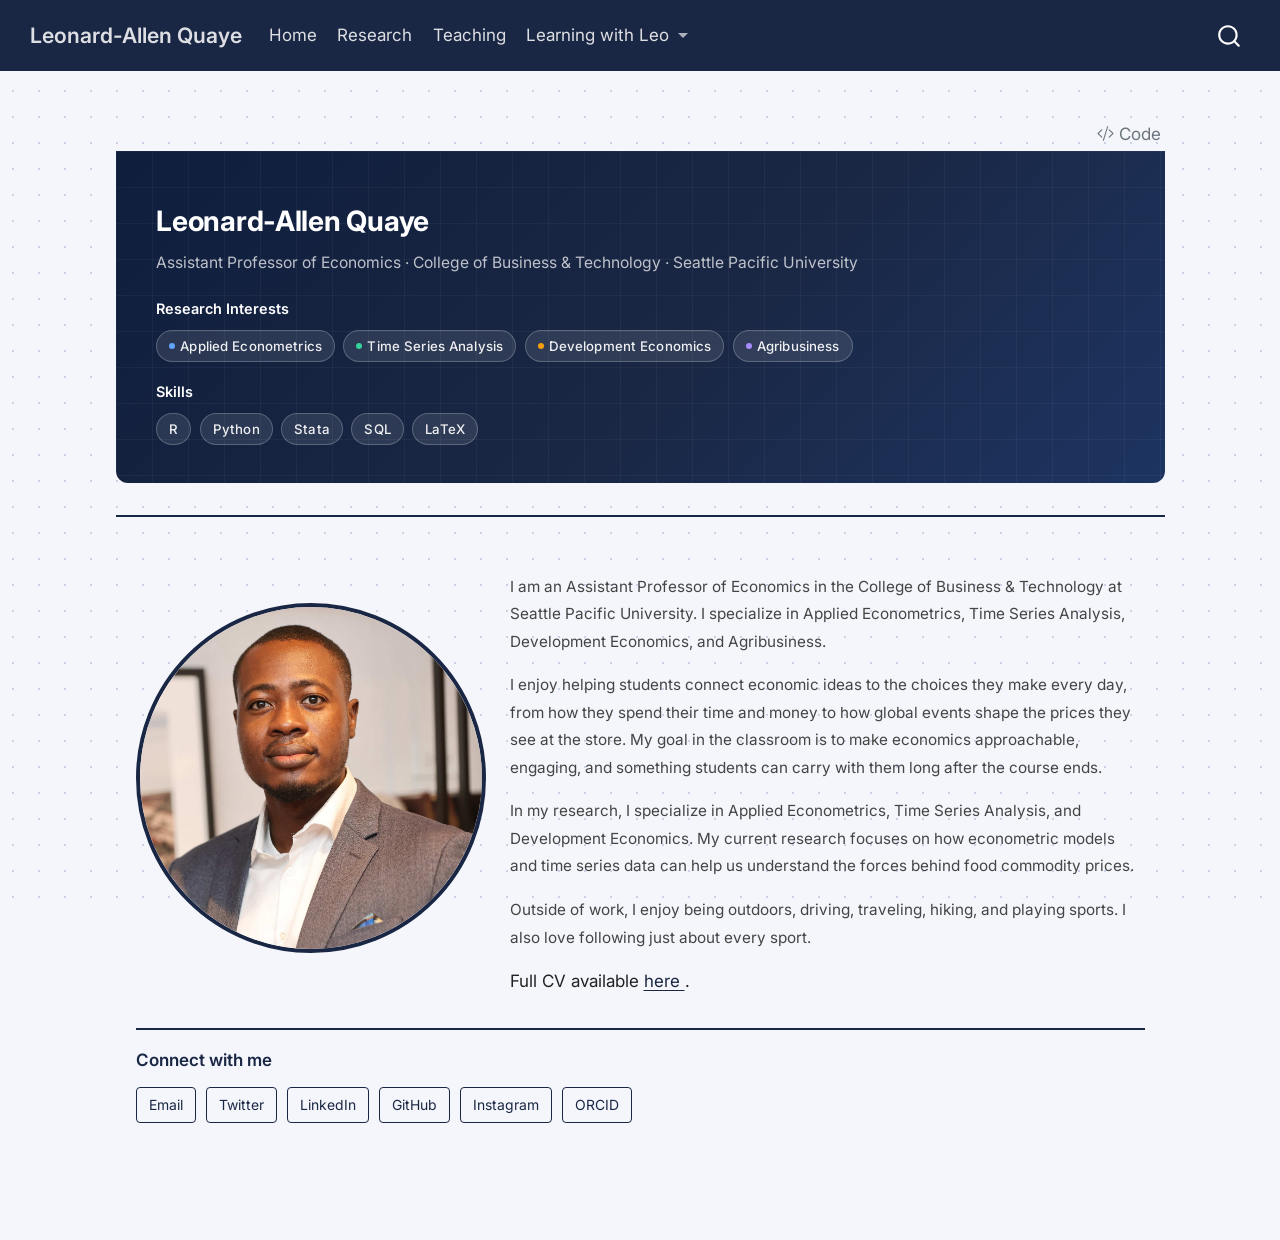
<file: docs/index.html>
<!DOCTYPE html>
<html xmlns="http://www.w3.org/1999/xhtml" lang="en" xml:lang="en"><head>

<meta charset="utf-8">
<meta name="generator" content="quarto-1.9.38">

<meta name="viewport" content="width=device-width, initial-scale=1.0, user-scalable=yes">


<title>Leonard-Allen Quaye</title>
<style>
/* Default styles provided by pandoc.
** See https://pandoc.org/MANUAL.html#variables-for-html for config info.
*/
code{white-space: pre-wrap;}
span.smallcaps{font-variant: small-caps;}
div.columns{display: flex; gap: min(4vw, 1.5em);}
div.column{flex: auto; overflow-x: auto;}
div.hanging-indent{margin-left: 1.5em; text-indent: -1.5em;}
ul.task-list{list-style: none;}
ul.task-list li input[type="checkbox"] {
  width: 0.8em;
  margin: 0 0.8em 0.2em -1em; /* quarto-specific, see https://github.com/quarto-dev/quarto-cli/issues/4556 */ 
  vertical-align: middle;
}
/* CSS for syntax highlighting */
html { -webkit-text-size-adjust: 100%; }
pre > code.sourceCode { white-space: pre; position: relative; }
pre > code.sourceCode > span { display: inline-block; line-height: 1.25; }
pre > code.sourceCode > span:empty { height: 1.2em; }
.sourceCode { overflow: visible; }
code.sourceCode > span { color: inherit; text-decoration: inherit; }
div.sourceCode { margin: 1em 0; }
pre.sourceCode { margin: 0; }
@media screen {
div.sourceCode { overflow: auto; }
}
@media print {
pre > code.sourceCode { white-space: pre-wrap; }
pre > code.sourceCode > span { text-indent: -5em; padding-left: 5em; }
}
pre.numberSource code
  { counter-reset: source-line 0; }
pre.numberSource code > span
  { position: relative; left: -4em; counter-increment: source-line; }
pre.numberSource code > span > a:first-child::before
  { content: counter(source-line);
    position: relative; left: -1em; text-align: right; vertical-align: baseline;
    border: none; display: inline-block;
    -webkit-touch-callout: none; -webkit-user-select: none;
    -khtml-user-select: none; -moz-user-select: none;
    -ms-user-select: none; user-select: none;
    padding: 0 4px; width: 4em;
  }
pre.numberSource { margin-left: 3em;  padding-left: 4px; }
div.sourceCode
  {   }
@media screen {
pre > code.sourceCode > span > a:first-child::before { text-decoration: underline; }
}
</style>


<script src="site_libs/quarto-nav/quarto-nav.js"></script>
<script src="site_libs/quarto-nav/headroom.min.js"></script>
<script src="site_libs/clipboard/clipboard.min.js"></script>
<script src="site_libs/quarto-search/autocomplete.umd.js"></script>
<script src="site_libs/quarto-search/fuse.min.js"></script>
<script src="site_libs/quarto-search/quarto-search.js"></script>
<meta name="quarto:offset" content="./">
<script src="site_libs/quarto-html/quarto.js" type="module"></script>
<script src="site_libs/quarto-html/tabsets/tabsets.js" type="module"></script>
<script src="site_libs/quarto-html/popper.min.js"></script>
<script src="site_libs/quarto-html/tippy.umd.min.js"></script>
<script src="site_libs/quarto-html/anchor.min.js"></script>
<link href="site_libs/quarto-html/tippy.css" rel="stylesheet">
<link href="site_libs/quarto-html/quarto-syntax-highlighting-15634bcf2e68342d4ad2dfa704d543f6.css" rel="stylesheet" id="quarto-text-highlighting-styles">
<script src="site_libs/bootstrap/bootstrap.min.js"></script>
<link href="site_libs/bootstrap/bootstrap-icons.css" rel="stylesheet">
<link href="site_libs/bootstrap/bootstrap-47b13caf589ca35fbf8d9eb3292ab7b1.min.css" rel="stylesheet" append-hash="true" id="quarto-bootstrap" data-mode="light">
<script id="quarto-search-options" type="application/json">{
  "location": "navbar",
  "copy-button": false,
  "collapse-after": 3,
  "panel-placement": "end",
  "type": "overlay",
  "limit": 50,
  "keyboard-shortcut": [
    "f",
    "/",
    "s"
  ],
  "show-item-context": false,
  "language": {
    "search-no-results-text": "No results",
    "search-matching-documents-text": "matching documents",
    "search-copy-link-title": "Copy link to search",
    "search-hide-matches-text": "Hide additional matches",
    "search-more-match-text": "more match in this document",
    "search-more-matches-text": "more matches in this document",
    "search-clear-button-title": "Clear",
    "search-text-placeholder": "",
    "search-detached-cancel-button-title": "Cancel",
    "search-submit-button-title": "Submit",
    "search-label": "Search"
  }
}</script>


</head>

<body class="nav-fixed quarto-light">

<div id="quarto-search-results"></div>
  <header id="quarto-header" class="headroom fixed-top">
    <nav class="navbar navbar-expand-lg " data-bs-theme="dark">
      <div class="navbar-container container-fluid">
      <div class="navbar-brand-container mx-auto">
    <a class="navbar-brand" href="./index.html">
    <span class="navbar-title">Leonard-Allen Quaye</span>
    </a>
  </div>
            <div id="quarto-search" class="" title="Search"></div>
          <button class="navbar-toggler" type="button" data-bs-toggle="collapse" data-bs-target="#navbarCollapse" aria-controls="navbarCollapse" role="menu" aria-expanded="false" aria-label="Toggle navigation" onclick="if (window.quartoToggleHeadroom) { window.quartoToggleHeadroom(); }">
  <span class="navbar-toggler-icon"></span>
</button>
          <div class="collapse navbar-collapse" id="navbarCollapse">
            <ul class="navbar-nav navbar-nav-scroll me-auto">
  <li class="nav-item">
    <a class="nav-link active" href="./index.html" aria-current="page"> 
<span class="menu-text">Home</span></a>
  </li>  
  <li class="nav-item">
    <a class="nav-link" href="./research.html"> 
<span class="menu-text">Research</span></a>
  </li>  
  <li class="nav-item">
    <a class="nav-link" href="./teaching.html"> 
<span class="menu-text">Teaching</span></a>
  </li>  
  <li class="nav-item dropdown ">
    <a class="nav-link dropdown-toggle" href="#" id="nav-menu-learning-with-leo" role="link" data-bs-toggle="dropdown" aria-expanded="false">
 <span class="menu-text">Learning with Leo</span>
    </a>
    <ul class="dropdown-menu" aria-labelledby="nav-menu-learning-with-leo">    
        <li>
    <a class="dropdown-item" href="./causal-modeling.html">
 <span class="dropdown-text">Causal Modeling</span></a>
  </li>  
        <li>
    <a class="dropdown-item" href="./big-data-ml.html">
 <span class="dropdown-text">Big Data &amp; Machine Learning</span></a>
  </li>  
        <li>
    <a class="dropdown-item" href="./time-series.html">
 <span class="dropdown-text">Time Series Forecasting</span></a>
  </li>  
    </ul>
  </li>
</ul>
          </div> <!-- /navcollapse -->
            <div class="quarto-navbar-tools">
</div>
      </div> <!-- /container-fluid -->
    </nav>
</header>
<!-- content -->
<div id="quarto-content" class="quarto-container page-columns page-rows-contents page-layout-full page-navbar">
<!-- sidebar -->
<!-- margin-sidebar -->
    
<!-- main -->
<main class="content column-page" id="quarto-document-content"><header id="title-block-header" class="quarto-title-block"><h1 class="title display-7"></h1></header><div class="quarto-title-block"><div class="quarto-title-tools-only"><button type="button" class="btn code-tools-button" id="quarto-code-tools-source"><i class="bi"></i> Code</button></div></div>




<style>
.profile-section {
  max-width: 1800px;
  margin: 40px auto;
  padding: 0 20px;
}

.profile-layout {
  display: flex;
  gap: 24px;
  align-items: flex-start;
}

.profile-image {
  width: 350px;
  height: 350px;
  margin-top: 30px;
  border-radius: 50%;
  object-fit: cover;
  object-position: center 20%;
  border: 4px solid #1a2744;
  flex-shrink: 0;
  display: block;
}

.profile-text {
  flex: 1;
  min-width: 0;
}


/* On phones, move the picture above the text */
@media (max-width: 600px) {

  .profile-layout {
    flex-direction: column;
    align-items: center;
    gap: 24px;
  }

  .profile-image {
    width: 200px;
    height: 200px;
  }

  .profile-text {
    width: 100%;
  }

}
</style>


<div class="hero-banner">

  <div class="hero-name">
    Leonard-Allen Quaye
  </div>

  <div class="hero-role">
    Assistant Professor of Economics ·
    College of Business &amp; Technology ·
    Seattle Pacific University
  </div>


<div style="margin-top:18px;">

  <div style="font-size:0.85rem; font-weight:600; color:#ffffff; margin-bottom:8px;">
    Research Interests
  </div>
  
<div class="hero-tags">

  <span class="hero-tag">
    <span class="dot" style="background:#60a5fa;"></span>
    Applied Econometrics
  </span>

  <span class="hero-tag">
    <span class="dot" style="background:#34d399;"></span>
    Time Series Analysis
  </span>

  <span class="hero-tag">
    <span class="dot" style="background:#f59e0b;"></span>
    Development Economics
  </span>

  <span class="hero-tag">
    <span class="dot" style="background:#a78bfa;"></span>
    Agribusiness
  </span>

</div>
</div>


<div style="margin-top:18px;">

  <div style="font-size:0.85rem; font-weight:600; color:#ffffff; margin-bottom:8px;">
    Skills
  </div>

  <div class="hero-tags">

    <span class="hero-tag">
      R
    </span>

    <span class="hero-tag">
      Python
    </span>

    <span class="hero-tag">
      Stata
    </span>

    <span class="hero-tag">
      SQL
    </span>

    <span class="hero-tag">
      LaTeX
    </span>

  </div>

</div>


<!--  <span class="hero-tag">
    <a href="mailto:LeoAllen@spu.edu">LeoAllen@spu.edu</a>
    &nbsp;&middot;&nbsp; Seattle Pacific University
  </span>-->
  

</div>


<!-- =========================
     PROFILE SECTION
     ========================= -->
  <div style="margin-top:32px; border-top:2px solid #1a2744; padding-top:16px;">
</div>

<div class="profile-section">

  <div class="profile-layout">

    <img src="profile.jpg" alt="Leonard-Allen Quaye" class="profile-image">

    <div class="profile-text">

      <div style="font-size:0.9rem; color:#444; line-height:1.8; margin-bottom:16px;">
        I am an Assistant Professor of Economics in the College of Business
        &amp; Technology at Seattle Pacific University. I specialize in
        Applied Econometrics, Time Series Analysis, Development Economics,
        and Agribusiness.
      </div>

      <div style="font-size:0.9rem; color:#444; line-height:1.8; margin-bottom:16px;">
        I enjoy helping students connect economic ideas to the choices they
        make every day, from how they spend their time and money to how global
        events shape the prices they see at the store. My goal in the classroom
        is to make economics approachable, engaging, and something students
        can carry with them long after the course ends.
      </div>

      <div style="font-size:0.9rem; color:#444; line-height:1.8; margin-bottom:16px;">
        In my research, I specialize in Applied Econometrics, Time Series
        Analysis, and Development Economics. My current research focuses on
        how econometric models and time series data can help us understand
        the forces behind food commodity prices.
      </div>

      <div style="font-size:0.9rem; color:#444; line-height:1.8; margin-bottom:16px;">
        Outside of work, I enjoy being outdoors, driving, traveling, hiking,
        and playing sports. I also love following just about every sport.
      </div>

      <div>
        Full CV available
        <a href="https://drive.google.com/file/d/1aArGhH-Q_eJu1kGiisBi25a0dQ5PbGLQ/view?usp=drive_link" style="color:#1a2744;" target="_blank" rel="noopener noreferrer">
          here
        </a>.
      </div>

    </div>

  </div>


  <!-- =========================
       CONNECT SECTION
       ========================= -->

  <div style="margin-top:32px; border-top:2px solid #1a2744; padding-top:16px;">

    <div style="font-size:1rem; font-weight:600; color:#1a2744; margin-bottom:12px;">
      Connect with me
    </div>

    <div style="display:flex; gap:10px; flex-wrap:wrap;">

      <a href="mailto:LeoAllen@spu.edu" style="font-size:0.82rem; color:#1a2744; text-decoration:none; border:1px solid #1a2744; padding:5px 12px; border-radius:4px;">
        Email
      </a>

      <a href="https://twitter.com/allenquaye" style="font-size:0.82rem; color:#1a2744; text-decoration:none; border:1px solid #1a2744; padding:5px 12px; border-radius:4px;" target="_blank" rel="noopener noreferrer">
        Twitter
      </a>

      <a href="https://www.linkedin.com/in/leonard-allen-quaye" style="font-size:0.82rem; color:#1a2744; text-decoration:none; border:1px solid #1a2744; padding:5px 12px; border-radius:4px;" target="_blank" rel="noopener noreferrer">
        LinkedIn
      </a>

      <a href="https://github.com/leoallen8" style="font-size:0.82rem; color:#1a2744; text-decoration:none; border:1px solid #1a2744; padding:5px 12px; border-radius:4px;" target="_blank" rel="noopener noreferrer">
        GitHub
      </a>

      <a href="https://www.instagram.com/leoallenard/" style="font-size:0.82rem; color:#1a2744; text-decoration:none; border:1px solid #1a2744; padding:5px 12px; border-radius:4px;" target="_blank" rel="noopener noreferrer">
        Instagram
      </a>

      <a href="https://orcid.org/0009-0005-4305-0598" style="font-size:0.82rem; color:#1a2744; text-decoration:none; border:1px solid #1a2744; padding:5px 12px; border-radius:4px;" target="_blank" rel="noopener noreferrer">
        ORCID
      </a>

    </div>

  </div>

</div>


<!-- -->


</main> <!-- /main -->
<script id="quarto-html-after-body" type="application/javascript">
  window.document.addEventListener("DOMContentLoaded", function (event) {
    const icon = "";
    const anchorJS = new window.AnchorJS();
    anchorJS.options = {
      placement: 'right',
      icon: icon
    };
    anchorJS.add('.anchored');
    const isCodeAnnotation = (el) => {
      for (const clz of el.classList) {
        if (clz.startsWith('code-annotation-')) {                     
          return true;
        }
      }
      return false;
    }
    const onCopySuccess = function(e) {
      // button target
      const button = e.trigger;
      // don't keep focus
      button.blur();
      // flash "checked"
      button.classList.add('code-copy-button-checked');
      var currentTitle = button.getAttribute("title");
      button.setAttribute("title", "Copied!");
      let tooltip;
      if (window.bootstrap) {
        button.setAttribute("data-bs-toggle", "tooltip");
        button.setAttribute("data-bs-placement", "left");
        button.setAttribute("data-bs-title", "Copied!");
        tooltip = new bootstrap.Tooltip(button, 
          { trigger: "manual", 
            customClass: "code-copy-button-tooltip",
            offset: [0, -8]});
        tooltip.show();    
      }
      setTimeout(function() {
        if (tooltip) {
          tooltip.hide();
          button.removeAttribute("data-bs-title");
          button.removeAttribute("data-bs-toggle");
          button.removeAttribute("data-bs-placement");
        }
        button.setAttribute("title", currentTitle);
        button.classList.remove('code-copy-button-checked');
      }, 1000);
      // clear code selection
      e.clearSelection();
    }
    const getTextToCopy = function(trigger) {
      const outerScaffold = trigger.parentElement.cloneNode(true);
      const codeEl = outerScaffold.querySelector('code');
      for (const childEl of codeEl.children) {
        if (isCodeAnnotation(childEl)) {
          childEl.remove();
        }
      }
      return codeEl.innerText;
    }
    const clipboard = new window.ClipboardJS('.code-copy-button:not([data-in-quarto-modal])', {
      text: getTextToCopy
    });
    clipboard.on('success', onCopySuccess);
    if (window.document.getElementById('quarto-embedded-source-code-modal')) {
      const clipboardModal = new window.ClipboardJS('.code-copy-button[data-in-quarto-modal]', {
        text: getTextToCopy,
        container: window.document.getElementById('quarto-embedded-source-code-modal')
      });
      clipboardModal.on('success', onCopySuccess);
    }
    const viewSource = window.document.getElementById('quarto-view-source') ||
                       window.document.getElementById('quarto-code-tools-source');
    if (viewSource) {
      const sourceUrl = viewSource.getAttribute("data-quarto-source-url");
      viewSource.addEventListener("click", function(e) {
        if (sourceUrl) {
          // rstudio viewer pane
          if (/\bcapabilities=\b/.test(window.location)) {
            window.open(sourceUrl);
          } else {
            window.location.href = sourceUrl;
          }
        } else {
          const modal = new bootstrap.Modal(document.getElementById('quarto-embedded-source-code-modal'));
          modal.show();
        }
        return false;
      });
    }
    function toggleCodeHandler(show) {
      return function(e) {
        const detailsSrc = window.document.querySelectorAll(".cell > details > .sourceCode");
        for (let i=0; i<detailsSrc.length; i++) {
          const details = detailsSrc[i].parentElement;
          if (show) {
            details.open = true;
          } else {
            details.removeAttribute("open");
          }
        }
        const cellCodeDivs = window.document.querySelectorAll(".cell > .sourceCode");
        const fromCls = show ? "hidden" : "unhidden";
        const toCls = show ? "unhidden" : "hidden";
        for (let i=0; i<cellCodeDivs.length; i++) {
          const codeDiv = cellCodeDivs[i];
          if (codeDiv.classList.contains(fromCls)) {
            codeDiv.classList.remove(fromCls);
            codeDiv.classList.add(toCls);
          } 
        }
        return false;
      }
    }
    const hideAllCode = window.document.getElementById("quarto-hide-all-code");
    if (hideAllCode) {
      hideAllCode.addEventListener("click", toggleCodeHandler(false));
    }
    const showAllCode = window.document.getElementById("quarto-show-all-code");
    if (showAllCode) {
      showAllCode.addEventListener("click", toggleCodeHandler(true));
    }
      var localhostRegex = new RegExp(/^(?:http|https):\/\/localhost\:?[0-9]*\//);
      var mailtoRegex = new RegExp(/^mailto:/);
        var filterRegex = new RegExp('/' + window.location.host + '/');
      var isInternal = (href) => {
          return filterRegex.test(href) || localhostRegex.test(href) || mailtoRegex.test(href);
      }
      // Inspect non-navigation links and adorn them if external
     var links = window.document.querySelectorAll('a[href]:not(.nav-link):not(.navbar-brand):not(.toc-action):not(.sidebar-link):not(.sidebar-item-toggle):not(.pagination-link):not(.no-external):not([aria-hidden]):not(.dropdown-item):not(.quarto-navigation-tool):not(.about-link)');
      for (var i=0; i<links.length; i++) {
        const link = links[i];
        if (!isInternal(link.href)) {
          // undo the damage that might have been done by quarto-nav.js in the case of
          // links that we want to consider external
          if (link.dataset.originalHref !== undefined) {
            link.href = link.dataset.originalHref;
          }
        }
      }
    function tippyHover(el, contentFn, onTriggerFn, onUntriggerFn) {
      const config = {
        allowHTML: true,
        maxWidth: 500,
        delay: 100,
        arrow: false,
        appendTo: function(el) {
            return el.parentElement;
        },
        interactive: true,
        interactiveBorder: 10,
        theme: 'quarto',
        placement: 'bottom-start',
      };
      if (contentFn) {
        config.content = contentFn;
      }
      if (onTriggerFn) {
        config.onTrigger = onTriggerFn;
      }
      if (onUntriggerFn) {
        config.onUntrigger = onUntriggerFn;
      }
      window.tippy(el, config); 
    }
    const noterefs = window.document.querySelectorAll('a[role="doc-noteref"]');
    for (var i=0; i<noterefs.length; i++) {
      const ref = noterefs[i];
      tippyHover(ref, function() {
        // use id or data attribute instead here
        let href = ref.getAttribute('data-footnote-href') || ref.getAttribute('href');
        try { href = new URL(href).hash; } catch {}
        const id = href.replace(/^#\/?/, "");
        const note = window.document.getElementById(id);
        if (note) {
          return note.innerHTML;
        } else {
          return "";
        }
      });
    }
    const xrefs = window.document.querySelectorAll('a.quarto-xref');
    const processXRef = (id, note) => {
      // Strip column container classes
      const stripColumnClz = (el) => {
        el.classList.remove("page-full", "page-columns");
        if (el.children) {
          for (const child of el.children) {
            stripColumnClz(child);
          }
        }
      }
      stripColumnClz(note)
      if (id === null || id.startsWith('sec-')) {
        // Special case sections, only their first couple elements
        const container = document.createElement("div");
        if (note.children && note.children.length > 2) {
          container.appendChild(note.children[0].cloneNode(true));
          for (let i = 1; i < note.children.length; i++) {
            const child = note.children[i];
            if (child.tagName === "P" && child.innerText === "") {
              continue;
            } else {
              container.appendChild(child.cloneNode(true));
              break;
            }
          }
          if (window.Quarto?.typesetMath) {
            window.Quarto.typesetMath(container);
          }
          return container.innerHTML
        } else {
          if (window.Quarto?.typesetMath) {
            window.Quarto.typesetMath(note);
          }
          return note.innerHTML;
        }
      } else {
        // Remove any anchor links if they are present
        const anchorLink = note.querySelector('a.anchorjs-link');
        if (anchorLink) {
          anchorLink.remove();
        }
        if (window.Quarto?.typesetMath) {
          window.Quarto.typesetMath(note);
        }
        if (note.classList.contains("callout")) {
          return note.outerHTML;
        } else {
          return note.innerHTML;
        }
      }
    }
    for (var i=0; i<xrefs.length; i++) {
      const xref = xrefs[i];
      tippyHover(xref, undefined, function(instance) {
        instance.disable();
        let url = xref.getAttribute('href');
        let hash = undefined; 
        if (url.startsWith('#')) {
          hash = url;
        } else {
          try { hash = new URL(url).hash; } catch {}
        }
        if (hash) {
          const id = hash.replace(/^#\/?/, "");
          const note = window.document.getElementById(id);
          if (note !== null) {
            try {
              const html = processXRef(id, note.cloneNode(true));
              instance.setContent(html);
            } finally {
              instance.enable();
              instance.show();
            }
          } else {
            // See if we can fetch this
            fetch(url.split('#')[0])
            .then(res => res.text())
            .then(html => {
              const parser = new DOMParser();
              const htmlDoc = parser.parseFromString(html, "text/html");
              const note = htmlDoc.getElementById(id);
              if (note !== null) {
                const html = processXRef(id, note);
                instance.setContent(html);
              } 
            }).finally(() => {
              instance.enable();
              instance.show();
            });
          }
        } else {
          // See if we can fetch a full url (with no hash to target)
          // This is a special case and we should probably do some content thinning / targeting
          fetch(url)
          .then(res => res.text())
          .then(html => {
            const parser = new DOMParser();
            const htmlDoc = parser.parseFromString(html, "text/html");
            const note = htmlDoc.querySelector('main.content');
            if (note !== null) {
              // This should only happen for chapter cross references
              // (since there is no id in the URL)
              // remove the first header
              if (note.children.length > 0 && note.children[0].tagName === "HEADER") {
                note.children[0].remove();
              }
              const html = processXRef(null, note);
              instance.setContent(html);
            } 
          }).finally(() => {
            instance.enable();
            instance.show();
          });
        }
      }, function(instance) {
      });
    }
        let selectedAnnoteEl;
        const selectorForAnnotation = ( cell, annotation) => {
          let cellAttr = 'data-code-cell="' + cell + '"';
          let lineAttr = 'data-code-annotation="' +  annotation + '"';
          const selector = 'span[' + cellAttr + '][' + lineAttr + ']';
          return selector;
        }
        const selectCodeLines = (annoteEl) => {
          const doc = window.document;
          const targetCell = annoteEl.getAttribute("data-target-cell");
          const targetAnnotation = annoteEl.getAttribute("data-target-annotation");
          const annoteSpan = window.document.querySelector(selectorForAnnotation(targetCell, targetAnnotation));
          const lines = annoteSpan.getAttribute("data-code-lines").split(",");
          const lineIds = lines.map((line) => {
            return targetCell + "-" + line;
          })
          let top = null;
          let height = null;
          let parent = null;
          if (lineIds.length > 0) {
              //compute the position of the single el (top and bottom and make a div)
              const el = window.document.getElementById(lineIds[0]);
              top = el.offsetTop;
              height = el.offsetHeight;
              parent = el.parentElement.parentElement;
            if (lineIds.length > 1) {
              const lastEl = window.document.getElementById(lineIds[lineIds.length - 1]);
              const bottom = lastEl.offsetTop + lastEl.offsetHeight;
              height = bottom - top;
            }
            if (top !== null && height !== null && parent !== null) {
              // cook up a div (if necessary) and position it 
              let div = window.document.getElementById("code-annotation-line-highlight");
              if (div === null) {
                div = window.document.createElement("div");
                div.setAttribute("id", "code-annotation-line-highlight");
                div.style.position = 'absolute';
                parent.appendChild(div);
              }
              div.style.top = top - 2 + "px";
              div.style.height = height + 4 + "px";
              div.style.left = 0;
              let gutterDiv = window.document.getElementById("code-annotation-line-highlight-gutter");
              if (gutterDiv === null) {
                gutterDiv = window.document.createElement("div");
                gutterDiv.setAttribute("id", "code-annotation-line-highlight-gutter");
                gutterDiv.style.position = 'absolute';
                const codeCell = window.document.getElementById(targetCell);
                const gutter = codeCell.querySelector('.code-annotation-gutter');
                gutter.appendChild(gutterDiv);
              }
              gutterDiv.style.top = top - 2 + "px";
              gutterDiv.style.height = height + 4 + "px";
            }
            selectedAnnoteEl = annoteEl;
          }
        };
        const unselectCodeLines = () => {
          const elementsIds = ["code-annotation-line-highlight", "code-annotation-line-highlight-gutter"];
          elementsIds.forEach((elId) => {
            const div = window.document.getElementById(elId);
            if (div) {
              div.remove();
            }
          });
          selectedAnnoteEl = undefined;
        };
          // Handle positioning of the toggle
      window.addEventListener(
        "resize",
        throttle(() => {
          elRect = undefined;
          if (selectedAnnoteEl) {
            selectCodeLines(selectedAnnoteEl);
          }
        }, 10)
      );
      function throttle(fn, ms) {
      let throttle = false;
      let timer;
        return (...args) => {
          if(!throttle) { // first call gets through
              fn.apply(this, args);
              throttle = true;
          } else { // all the others get throttled
              if(timer) clearTimeout(timer); // cancel #2
              timer = setTimeout(() => {
                fn.apply(this, args);
                timer = throttle = false;
              }, ms);
          }
        };
      }
        // Attach click handler to the DT
        const annoteDls = window.document.querySelectorAll('dt[data-target-cell]');
        for (const annoteDlNode of annoteDls) {
          annoteDlNode.addEventListener('click', (event) => {
            const clickedEl = event.target;
            if (clickedEl !== selectedAnnoteEl) {
              unselectCodeLines();
              const activeEl = window.document.querySelector('dt[data-target-cell].code-annotation-active');
              if (activeEl) {
                activeEl.classList.remove('code-annotation-active');
              }
              selectCodeLines(clickedEl);
              clickedEl.classList.add('code-annotation-active');
            } else {
              // Unselect the line
              unselectCodeLines();
              clickedEl.classList.remove('code-annotation-active');
            }
          });
        }
    const findCites = (el) => {
      const parentEl = el.parentElement;
      if (parentEl) {
        const cites = parentEl.dataset.cites;
        if (cites) {
          return {
            el,
            cites: cites.split(' ')
          };
        } else {
          return findCites(el.parentElement)
        }
      } else {
        return undefined;
      }
    };
    var bibliorefs = window.document.querySelectorAll('a[role="doc-biblioref"]');
    for (var i=0; i<bibliorefs.length; i++) {
      const ref = bibliorefs[i];
      const citeInfo = findCites(ref);
      if (citeInfo) {
        tippyHover(citeInfo.el, function() {
          var popup = window.document.createElement('div');
          citeInfo.cites.forEach(function(cite) {
            var citeDiv = window.document.createElement('div');
            citeDiv.classList.add('hanging-indent');
            citeDiv.classList.add('csl-entry');
            var biblioDiv = window.document.getElementById('ref-' + cite);
            if (biblioDiv) {
              citeDiv.innerHTML = biblioDiv.innerHTML;
            }
            popup.appendChild(citeDiv);
          });
          return popup.innerHTML;
        });
      }
    }
  });
  </script><div class="modal fade" id="quarto-embedded-source-code-modal" tabindex="-1" aria-labelledby="quarto-embedded-source-code-modal-label" aria-hidden="true"><div class="modal-dialog modal-dialog-scrollable"><div class="modal-content"><div class="modal-header"><h5 class="modal-title" id="quarto-embedded-source-code-modal-label">Source Code</h5><button class="btn-close" data-bs-dismiss="modal"></button></div><div class="modal-body"><div class="">
<div class="code-copy-outer-scaffold"><div class="sourceCode" id="cb1" data-shortcodes="false"><pre class="sourceCode markdown code-with-copy"><code class="sourceCode markdown"><span id="cb1-1"><a href="#cb1-1" aria-hidden="true" tabindex="-1"></a><span class="co">---</span></span>
<span id="cb1-2"><a href="#cb1-2" aria-hidden="true" tabindex="-1"></a><span class="an">title:</span><span class="co"> ""</span></span>
<span id="cb1-3"><a href="#cb1-3" aria-hidden="true" tabindex="-1"></a><span class="an">page-layout:</span><span class="co"> full</span></span>
<span id="cb1-4"><a href="#cb1-4" aria-hidden="true" tabindex="-1"></a><span class="an">toc:</span><span class="co"> false</span></span>
<span id="cb1-5"><a href="#cb1-5" aria-hidden="true" tabindex="-1"></a><span class="co">---</span></span>
<span id="cb1-6"><a href="#cb1-6" aria-hidden="true" tabindex="-1"></a><span class="in">```{=html}</span></span>
<span id="cb1-7"><a href="#cb1-7" aria-hidden="true" tabindex="-1"></a><span class="in">&lt;style&gt;</span></span>
<span id="cb1-8"><a href="#cb1-8" aria-hidden="true" tabindex="-1"></a><span class="in">.profile-section {</span></span>
<span id="cb1-9"><a href="#cb1-9" aria-hidden="true" tabindex="-1"></a><span class="in">  max-width: 1800px;</span></span>
<span id="cb1-10"><a href="#cb1-10" aria-hidden="true" tabindex="-1"></a><span class="in">  margin: 40px auto;</span></span>
<span id="cb1-11"><a href="#cb1-11" aria-hidden="true" tabindex="-1"></a><span class="in">  padding: 0 20px;</span></span>
<span id="cb1-12"><a href="#cb1-12" aria-hidden="true" tabindex="-1"></a><span class="in">}</span></span>
<span id="cb1-13"><a href="#cb1-13" aria-hidden="true" tabindex="-1"></a></span>
<span id="cb1-14"><a href="#cb1-14" aria-hidden="true" tabindex="-1"></a><span class="in">.profile-layout {</span></span>
<span id="cb1-15"><a href="#cb1-15" aria-hidden="true" tabindex="-1"></a><span class="in">  display: flex;</span></span>
<span id="cb1-16"><a href="#cb1-16" aria-hidden="true" tabindex="-1"></a><span class="in">  gap: 24px;</span></span>
<span id="cb1-17"><a href="#cb1-17" aria-hidden="true" tabindex="-1"></a><span class="in">  align-items: flex-start;</span></span>
<span id="cb1-18"><a href="#cb1-18" aria-hidden="true" tabindex="-1"></a><span class="in">}</span></span>
<span id="cb1-19"><a href="#cb1-19" aria-hidden="true" tabindex="-1"></a></span>
<span id="cb1-20"><a href="#cb1-20" aria-hidden="true" tabindex="-1"></a><span class="in">.profile-image {</span></span>
<span id="cb1-21"><a href="#cb1-21" aria-hidden="true" tabindex="-1"></a><span class="in">  width: 350px;</span></span>
<span id="cb1-22"><a href="#cb1-22" aria-hidden="true" tabindex="-1"></a><span class="in">  height: 350px;</span></span>
<span id="cb1-23"><a href="#cb1-23" aria-hidden="true" tabindex="-1"></a><span class="in">  margin-top: 30px;</span></span>
<span id="cb1-24"><a href="#cb1-24" aria-hidden="true" tabindex="-1"></a><span class="in">  border-radius: 50%;</span></span>
<span id="cb1-25"><a href="#cb1-25" aria-hidden="true" tabindex="-1"></a><span class="in">  object-fit: cover;</span></span>
<span id="cb1-26"><a href="#cb1-26" aria-hidden="true" tabindex="-1"></a><span class="in">  object-position: center 20%;</span></span>
<span id="cb1-27"><a href="#cb1-27" aria-hidden="true" tabindex="-1"></a><span class="in">  border: 4px solid #1a2744;</span></span>
<span id="cb1-28"><a href="#cb1-28" aria-hidden="true" tabindex="-1"></a><span class="in">  flex-shrink: 0;</span></span>
<span id="cb1-29"><a href="#cb1-29" aria-hidden="true" tabindex="-1"></a><span class="in">  display: block;</span></span>
<span id="cb1-30"><a href="#cb1-30" aria-hidden="true" tabindex="-1"></a><span class="in">}</span></span>
<span id="cb1-31"><a href="#cb1-31" aria-hidden="true" tabindex="-1"></a></span>
<span id="cb1-32"><a href="#cb1-32" aria-hidden="true" tabindex="-1"></a><span class="in">.profile-text {</span></span>
<span id="cb1-33"><a href="#cb1-33" aria-hidden="true" tabindex="-1"></a><span class="in">  flex: 1;</span></span>
<span id="cb1-34"><a href="#cb1-34" aria-hidden="true" tabindex="-1"></a><span class="in">  min-width: 0;</span></span>
<span id="cb1-35"><a href="#cb1-35" aria-hidden="true" tabindex="-1"></a><span class="in">}</span></span>
<span id="cb1-36"><a href="#cb1-36" aria-hidden="true" tabindex="-1"></a></span>
<span id="cb1-37"><a href="#cb1-37" aria-hidden="true" tabindex="-1"></a></span>
<span id="cb1-38"><a href="#cb1-38" aria-hidden="true" tabindex="-1"></a><span class="in">/* On phones, move the picture above the text */</span></span>
<span id="cb1-39"><a href="#cb1-39" aria-hidden="true" tabindex="-1"></a><span class="in">@media (max-width: 600px) {</span></span>
<span id="cb1-40"><a href="#cb1-40" aria-hidden="true" tabindex="-1"></a></span>
<span id="cb1-41"><a href="#cb1-41" aria-hidden="true" tabindex="-1"></a><span class="in">  .profile-layout {</span></span>
<span id="cb1-42"><a href="#cb1-42" aria-hidden="true" tabindex="-1"></a><span class="in">    flex-direction: column;</span></span>
<span id="cb1-43"><a href="#cb1-43" aria-hidden="true" tabindex="-1"></a><span class="in">    align-items: center;</span></span>
<span id="cb1-44"><a href="#cb1-44" aria-hidden="true" tabindex="-1"></a><span class="in">    gap: 24px;</span></span>
<span id="cb1-45"><a href="#cb1-45" aria-hidden="true" tabindex="-1"></a><span class="in">  }</span></span>
<span id="cb1-46"><a href="#cb1-46" aria-hidden="true" tabindex="-1"></a></span>
<span id="cb1-47"><a href="#cb1-47" aria-hidden="true" tabindex="-1"></a><span class="in">  .profile-image {</span></span>
<span id="cb1-48"><a href="#cb1-48" aria-hidden="true" tabindex="-1"></a><span class="in">    width: 200px;</span></span>
<span id="cb1-49"><a href="#cb1-49" aria-hidden="true" tabindex="-1"></a><span class="in">    height: 200px;</span></span>
<span id="cb1-50"><a href="#cb1-50" aria-hidden="true" tabindex="-1"></a><span class="in">  }</span></span>
<span id="cb1-51"><a href="#cb1-51" aria-hidden="true" tabindex="-1"></a></span>
<span id="cb1-52"><a href="#cb1-52" aria-hidden="true" tabindex="-1"></a><span class="in">  .profile-text {</span></span>
<span id="cb1-53"><a href="#cb1-53" aria-hidden="true" tabindex="-1"></a><span class="in">    width: 100%;</span></span>
<span id="cb1-54"><a href="#cb1-54" aria-hidden="true" tabindex="-1"></a><span class="in">  }</span></span>
<span id="cb1-55"><a href="#cb1-55" aria-hidden="true" tabindex="-1"></a></span>
<span id="cb1-56"><a href="#cb1-56" aria-hidden="true" tabindex="-1"></a><span class="in">}</span></span>
<span id="cb1-57"><a href="#cb1-57" aria-hidden="true" tabindex="-1"></a><span class="in">&lt;/style&gt;</span></span>
<span id="cb1-58"><a href="#cb1-58" aria-hidden="true" tabindex="-1"></a></span>
<span id="cb1-59"><a href="#cb1-59" aria-hidden="true" tabindex="-1"></a></span>
<span id="cb1-60"><a href="#cb1-60" aria-hidden="true" tabindex="-1"></a><span class="in">&lt;div class="hero-banner"&gt;</span></span>
<span id="cb1-61"><a href="#cb1-61" aria-hidden="true" tabindex="-1"></a></span>
<span id="cb1-62"><a href="#cb1-62" aria-hidden="true" tabindex="-1"></a><span class="in">  &lt;div class="hero-name"&gt;</span></span>
<span id="cb1-63"><a href="#cb1-63" aria-hidden="true" tabindex="-1"></a><span class="in">    Leonard-Allen Quaye</span></span>
<span id="cb1-64"><a href="#cb1-64" aria-hidden="true" tabindex="-1"></a><span class="in">  &lt;/div&gt;</span></span>
<span id="cb1-65"><a href="#cb1-65" aria-hidden="true" tabindex="-1"></a></span>
<span id="cb1-66"><a href="#cb1-66" aria-hidden="true" tabindex="-1"></a><span class="in">  &lt;div class="hero-role"&gt;</span></span>
<span id="cb1-67"><a href="#cb1-67" aria-hidden="true" tabindex="-1"></a><span class="in">    Assistant Professor of Economics &amp;middot;</span></span>
<span id="cb1-68"><a href="#cb1-68" aria-hidden="true" tabindex="-1"></a><span class="in">    College of Business &amp;amp; Technology &amp;middot;</span></span>
<span id="cb1-69"><a href="#cb1-69" aria-hidden="true" tabindex="-1"></a><span class="in">    Seattle Pacific University</span></span>
<span id="cb1-70"><a href="#cb1-70" aria-hidden="true" tabindex="-1"></a><span class="in">  &lt;/div&gt;</span></span>
<span id="cb1-71"><a href="#cb1-71" aria-hidden="true" tabindex="-1"></a></span>
<span id="cb1-72"><a href="#cb1-72" aria-hidden="true" tabindex="-1"></a></span>
<span id="cb1-73"><a href="#cb1-73" aria-hidden="true" tabindex="-1"></a><span class="in">&lt;div style="margin-top:18px;"&gt;</span></span>
<span id="cb1-74"><a href="#cb1-74" aria-hidden="true" tabindex="-1"></a></span>
<span id="cb1-75"><a href="#cb1-75" aria-hidden="true" tabindex="-1"></a><span class="in">  &lt;div style="font-size:0.85rem; font-weight:600; color:#ffffff; margin-bottom:8px;"&gt;</span></span>
<span id="cb1-76"><a href="#cb1-76" aria-hidden="true" tabindex="-1"></a><span class="in">    Research Interests</span></span>
<span id="cb1-77"><a href="#cb1-77" aria-hidden="true" tabindex="-1"></a><span class="in">  &lt;/div&gt;</span></span>
<span id="cb1-78"><a href="#cb1-78" aria-hidden="true" tabindex="-1"></a><span class="in">  </span></span>
<span id="cb1-79"><a href="#cb1-79" aria-hidden="true" tabindex="-1"></a><span class="in">&lt;div class="hero-tags"&gt;</span></span>
<span id="cb1-80"><a href="#cb1-80" aria-hidden="true" tabindex="-1"></a></span>
<span id="cb1-81"><a href="#cb1-81" aria-hidden="true" tabindex="-1"></a><span class="in">  &lt;span class="hero-tag"&gt;</span></span>
<span id="cb1-82"><a href="#cb1-82" aria-hidden="true" tabindex="-1"></a><span class="in">    &lt;span class="dot" style="background:#60a5fa;"&gt;&lt;/span&gt;</span></span>
<span id="cb1-83"><a href="#cb1-83" aria-hidden="true" tabindex="-1"></a><span class="in">    Applied Econometrics</span></span>
<span id="cb1-84"><a href="#cb1-84" aria-hidden="true" tabindex="-1"></a><span class="in">  &lt;/span&gt;</span></span>
<span id="cb1-85"><a href="#cb1-85" aria-hidden="true" tabindex="-1"></a></span>
<span id="cb1-86"><a href="#cb1-86" aria-hidden="true" tabindex="-1"></a><span class="in">  &lt;span class="hero-tag"&gt;</span></span>
<span id="cb1-87"><a href="#cb1-87" aria-hidden="true" tabindex="-1"></a><span class="in">    &lt;span class="dot" style="background:#34d399;"&gt;&lt;/span&gt;</span></span>
<span id="cb1-88"><a href="#cb1-88" aria-hidden="true" tabindex="-1"></a><span class="in">    Time Series Analysis</span></span>
<span id="cb1-89"><a href="#cb1-89" aria-hidden="true" tabindex="-1"></a><span class="in">  &lt;/span&gt;</span></span>
<span id="cb1-90"><a href="#cb1-90" aria-hidden="true" tabindex="-1"></a></span>
<span id="cb1-91"><a href="#cb1-91" aria-hidden="true" tabindex="-1"></a><span class="in">  &lt;span class="hero-tag"&gt;</span></span>
<span id="cb1-92"><a href="#cb1-92" aria-hidden="true" tabindex="-1"></a><span class="in">    &lt;span class="dot" style="background:#f59e0b;"&gt;&lt;/span&gt;</span></span>
<span id="cb1-93"><a href="#cb1-93" aria-hidden="true" tabindex="-1"></a><span class="in">    Development Economics</span></span>
<span id="cb1-94"><a href="#cb1-94" aria-hidden="true" tabindex="-1"></a><span class="in">  &lt;/span&gt;</span></span>
<span id="cb1-95"><a href="#cb1-95" aria-hidden="true" tabindex="-1"></a></span>
<span id="cb1-96"><a href="#cb1-96" aria-hidden="true" tabindex="-1"></a><span class="in">  &lt;span class="hero-tag"&gt;</span></span>
<span id="cb1-97"><a href="#cb1-97" aria-hidden="true" tabindex="-1"></a><span class="in">    &lt;span class="dot" style="background:#a78bfa;"&gt;&lt;/span&gt;</span></span>
<span id="cb1-98"><a href="#cb1-98" aria-hidden="true" tabindex="-1"></a><span class="in">    Agribusiness</span></span>
<span id="cb1-99"><a href="#cb1-99" aria-hidden="true" tabindex="-1"></a><span class="in">  &lt;/span&gt;</span></span>
<span id="cb1-100"><a href="#cb1-100" aria-hidden="true" tabindex="-1"></a></span>
<span id="cb1-101"><a href="#cb1-101" aria-hidden="true" tabindex="-1"></a><span class="in">&lt;/div&gt;</span></span>
<span id="cb1-102"><a href="#cb1-102" aria-hidden="true" tabindex="-1"></a><span class="in">&lt;/div&gt;</span></span>
<span id="cb1-103"><a href="#cb1-103" aria-hidden="true" tabindex="-1"></a></span>
<span id="cb1-104"><a href="#cb1-104" aria-hidden="true" tabindex="-1"></a></span>
<span id="cb1-105"><a href="#cb1-105" aria-hidden="true" tabindex="-1"></a><span class="in">&lt;div style="margin-top:18px;"&gt;</span></span>
<span id="cb1-106"><a href="#cb1-106" aria-hidden="true" tabindex="-1"></a></span>
<span id="cb1-107"><a href="#cb1-107" aria-hidden="true" tabindex="-1"></a><span class="in">  &lt;div style="font-size:0.85rem; font-weight:600; color:#ffffff; margin-bottom:8px;"&gt;</span></span>
<span id="cb1-108"><a href="#cb1-108" aria-hidden="true" tabindex="-1"></a><span class="in">    Skills</span></span>
<span id="cb1-109"><a href="#cb1-109" aria-hidden="true" tabindex="-1"></a><span class="in">  &lt;/div&gt;</span></span>
<span id="cb1-110"><a href="#cb1-110" aria-hidden="true" tabindex="-1"></a></span>
<span id="cb1-111"><a href="#cb1-111" aria-hidden="true" tabindex="-1"></a><span class="in">  &lt;div class="hero-tags"&gt;</span></span>
<span id="cb1-112"><a href="#cb1-112" aria-hidden="true" tabindex="-1"></a></span>
<span id="cb1-113"><a href="#cb1-113" aria-hidden="true" tabindex="-1"></a><span class="in">    &lt;span class="hero-tag"&gt;</span></span>
<span id="cb1-114"><a href="#cb1-114" aria-hidden="true" tabindex="-1"></a><span class="in">      R</span></span>
<span id="cb1-115"><a href="#cb1-115" aria-hidden="true" tabindex="-1"></a><span class="in">    &lt;/span&gt;</span></span>
<span id="cb1-116"><a href="#cb1-116" aria-hidden="true" tabindex="-1"></a></span>
<span id="cb1-117"><a href="#cb1-117" aria-hidden="true" tabindex="-1"></a><span class="in">    &lt;span class="hero-tag"&gt;</span></span>
<span id="cb1-118"><a href="#cb1-118" aria-hidden="true" tabindex="-1"></a><span class="in">      Python</span></span>
<span id="cb1-119"><a href="#cb1-119" aria-hidden="true" tabindex="-1"></a><span class="in">    &lt;/span&gt;</span></span>
<span id="cb1-120"><a href="#cb1-120" aria-hidden="true" tabindex="-1"></a></span>
<span id="cb1-121"><a href="#cb1-121" aria-hidden="true" tabindex="-1"></a><span class="in">    &lt;span class="hero-tag"&gt;</span></span>
<span id="cb1-122"><a href="#cb1-122" aria-hidden="true" tabindex="-1"></a><span class="in">      Stata</span></span>
<span id="cb1-123"><a href="#cb1-123" aria-hidden="true" tabindex="-1"></a><span class="in">    &lt;/span&gt;</span></span>
<span id="cb1-124"><a href="#cb1-124" aria-hidden="true" tabindex="-1"></a></span>
<span id="cb1-125"><a href="#cb1-125" aria-hidden="true" tabindex="-1"></a><span class="in">    &lt;span class="hero-tag"&gt;</span></span>
<span id="cb1-126"><a href="#cb1-126" aria-hidden="true" tabindex="-1"></a><span class="in">      SQL</span></span>
<span id="cb1-127"><a href="#cb1-127" aria-hidden="true" tabindex="-1"></a><span class="in">    &lt;/span&gt;</span></span>
<span id="cb1-128"><a href="#cb1-128" aria-hidden="true" tabindex="-1"></a></span>
<span id="cb1-129"><a href="#cb1-129" aria-hidden="true" tabindex="-1"></a><span class="in">    &lt;span class="hero-tag"&gt;</span></span>
<span id="cb1-130"><a href="#cb1-130" aria-hidden="true" tabindex="-1"></a><span class="in">      LaTeX</span></span>
<span id="cb1-131"><a href="#cb1-131" aria-hidden="true" tabindex="-1"></a><span class="in">    &lt;/span&gt;</span></span>
<span id="cb1-132"><a href="#cb1-132" aria-hidden="true" tabindex="-1"></a></span>
<span id="cb1-133"><a href="#cb1-133" aria-hidden="true" tabindex="-1"></a><span class="in">  &lt;/div&gt;</span></span>
<span id="cb1-134"><a href="#cb1-134" aria-hidden="true" tabindex="-1"></a></span>
<span id="cb1-135"><a href="#cb1-135" aria-hidden="true" tabindex="-1"></a><span class="in">&lt;/div&gt;</span></span>
<span id="cb1-136"><a href="#cb1-136" aria-hidden="true" tabindex="-1"></a></span>
<span id="cb1-137"><a href="#cb1-137" aria-hidden="true" tabindex="-1"></a></span>
<span id="cb1-138"><a href="#cb1-138" aria-hidden="true" tabindex="-1"></a><span class="in">&lt;!--  &lt;span class="hero-tag"&gt;</span></span>
<span id="cb1-139"><a href="#cb1-139" aria-hidden="true" tabindex="-1"></a><span class="in">    &lt;a href="mailto:LeoAllen@spu.edu"&gt;LeoAllen@spu.edu&lt;/a&gt;</span></span>
<span id="cb1-140"><a href="#cb1-140" aria-hidden="true" tabindex="-1"></a><span class="in">    &amp;nbsp;&amp;middot;&amp;nbsp; Seattle Pacific University</span></span>
<span id="cb1-141"><a href="#cb1-141" aria-hidden="true" tabindex="-1"></a><span class="in">  &lt;/span&gt;--&gt;</span></span>
<span id="cb1-142"><a href="#cb1-142" aria-hidden="true" tabindex="-1"></a><span class="in">  </span></span>
<span id="cb1-143"><a href="#cb1-143" aria-hidden="true" tabindex="-1"></a></span>
<span id="cb1-144"><a href="#cb1-144" aria-hidden="true" tabindex="-1"></a><span class="in">&lt;/div&gt;</span></span>
<span id="cb1-145"><a href="#cb1-145" aria-hidden="true" tabindex="-1"></a></span>
<span id="cb1-146"><a href="#cb1-146" aria-hidden="true" tabindex="-1"></a></span>
<span id="cb1-147"><a href="#cb1-147" aria-hidden="true" tabindex="-1"></a><span class="in">&lt;!-- =========================</span></span>
<span id="cb1-148"><a href="#cb1-148" aria-hidden="true" tabindex="-1"></a><span class="in">     PROFILE SECTION</span></span>
<span id="cb1-149"><a href="#cb1-149" aria-hidden="true" tabindex="-1"></a><span class="in">     ========================= --&gt;</span></span>
<span id="cb1-150"><a href="#cb1-150" aria-hidden="true" tabindex="-1"></a><span class="in">  &lt;div style="margin-top:32px; border-top:2px solid #1a2744; padding-top:16px;"&gt;</span></span>
<span id="cb1-151"><a href="#cb1-151" aria-hidden="true" tabindex="-1"></a><span class="in">&lt;/div&gt;</span></span>
<span id="cb1-152"><a href="#cb1-152" aria-hidden="true" tabindex="-1"></a></span>
<span id="cb1-153"><a href="#cb1-153" aria-hidden="true" tabindex="-1"></a><span class="in">&lt;div class="profile-section"&gt;</span></span>
<span id="cb1-154"><a href="#cb1-154" aria-hidden="true" tabindex="-1"></a></span>
<span id="cb1-155"><a href="#cb1-155" aria-hidden="true" tabindex="-1"></a><span class="in">  &lt;div class="profile-layout"&gt;</span></span>
<span id="cb1-156"><a href="#cb1-156" aria-hidden="true" tabindex="-1"></a></span>
<span id="cb1-157"><a href="#cb1-157" aria-hidden="true" tabindex="-1"></a><span class="in">    &lt;img</span></span>
<span id="cb1-158"><a href="#cb1-158" aria-hidden="true" tabindex="-1"></a><span class="in">      src="profile.jpg"</span></span>
<span id="cb1-159"><a href="#cb1-159" aria-hidden="true" tabindex="-1"></a><span class="in">      alt="Leonard-Allen Quaye"</span></span>
<span id="cb1-160"><a href="#cb1-160" aria-hidden="true" tabindex="-1"></a><span class="in">      class="profile-image"</span></span>
<span id="cb1-161"><a href="#cb1-161" aria-hidden="true" tabindex="-1"></a><span class="in">    &gt;</span></span>
<span id="cb1-162"><a href="#cb1-162" aria-hidden="true" tabindex="-1"></a></span>
<span id="cb1-163"><a href="#cb1-163" aria-hidden="true" tabindex="-1"></a><span class="in">    &lt;div class="profile-text"&gt;</span></span>
<span id="cb1-164"><a href="#cb1-164" aria-hidden="true" tabindex="-1"></a></span>
<span id="cb1-165"><a href="#cb1-165" aria-hidden="true" tabindex="-1"></a><span class="in">      &lt;div style="font-size:0.9rem; color:#444; line-height:1.8; margin-bottom:16px;"&gt;</span></span>
<span id="cb1-166"><a href="#cb1-166" aria-hidden="true" tabindex="-1"></a><span class="in">        I am an Assistant Professor of Economics in the College of Business</span></span>
<span id="cb1-167"><a href="#cb1-167" aria-hidden="true" tabindex="-1"></a><span class="in">        &amp;amp; Technology at Seattle Pacific University. I specialize in</span></span>
<span id="cb1-168"><a href="#cb1-168" aria-hidden="true" tabindex="-1"></a><span class="in">        Applied Econometrics, Time Series Analysis, Development Economics,</span></span>
<span id="cb1-169"><a href="#cb1-169" aria-hidden="true" tabindex="-1"></a><span class="in">        and Agribusiness.</span></span>
<span id="cb1-170"><a href="#cb1-170" aria-hidden="true" tabindex="-1"></a><span class="in">      &lt;/div&gt;</span></span>
<span id="cb1-171"><a href="#cb1-171" aria-hidden="true" tabindex="-1"></a></span>
<span id="cb1-172"><a href="#cb1-172" aria-hidden="true" tabindex="-1"></a><span class="in">      &lt;div style="font-size:0.9rem; color:#444; line-height:1.8; margin-bottom:16px;"&gt;</span></span>
<span id="cb1-173"><a href="#cb1-173" aria-hidden="true" tabindex="-1"></a><span class="in">        I enjoy helping students connect economic ideas to the choices they</span></span>
<span id="cb1-174"><a href="#cb1-174" aria-hidden="true" tabindex="-1"></a><span class="in">        make every day, from how they spend their time and money to how global</span></span>
<span id="cb1-175"><a href="#cb1-175" aria-hidden="true" tabindex="-1"></a><span class="in">        events shape the prices they see at the store. My goal in the classroom</span></span>
<span id="cb1-176"><a href="#cb1-176" aria-hidden="true" tabindex="-1"></a><span class="in">        is to make economics approachable, engaging, and something students</span></span>
<span id="cb1-177"><a href="#cb1-177" aria-hidden="true" tabindex="-1"></a><span class="in">        can carry with them long after the course ends.</span></span>
<span id="cb1-178"><a href="#cb1-178" aria-hidden="true" tabindex="-1"></a><span class="in">      &lt;/div&gt;</span></span>
<span id="cb1-179"><a href="#cb1-179" aria-hidden="true" tabindex="-1"></a></span>
<span id="cb1-180"><a href="#cb1-180" aria-hidden="true" tabindex="-1"></a><span class="in">      &lt;div style="font-size:0.9rem; color:#444; line-height:1.8; margin-bottom:16px;"&gt;</span></span>
<span id="cb1-181"><a href="#cb1-181" aria-hidden="true" tabindex="-1"></a><span class="in">        In my research, I specialize in Applied Econometrics, Time Series</span></span>
<span id="cb1-182"><a href="#cb1-182" aria-hidden="true" tabindex="-1"></a><span class="in">        Analysis, and Development Economics. My current research focuses on</span></span>
<span id="cb1-183"><a href="#cb1-183" aria-hidden="true" tabindex="-1"></a><span class="in">        how econometric models and time series data can help us understand</span></span>
<span id="cb1-184"><a href="#cb1-184" aria-hidden="true" tabindex="-1"></a><span class="in">        the forces behind food commodity prices.</span></span>
<span id="cb1-185"><a href="#cb1-185" aria-hidden="true" tabindex="-1"></a><span class="in">      &lt;/div&gt;</span></span>
<span id="cb1-186"><a href="#cb1-186" aria-hidden="true" tabindex="-1"></a></span>
<span id="cb1-187"><a href="#cb1-187" aria-hidden="true" tabindex="-1"></a><span class="in">      &lt;div style="font-size:0.9rem; color:#444; line-height:1.8; margin-bottom:16px;"&gt;</span></span>
<span id="cb1-188"><a href="#cb1-188" aria-hidden="true" tabindex="-1"></a><span class="in">        Outside of work, I enjoy being outdoors, driving, traveling, hiking,</span></span>
<span id="cb1-189"><a href="#cb1-189" aria-hidden="true" tabindex="-1"></a><span class="in">        and playing sports. I also love following just about every sport.</span></span>
<span id="cb1-190"><a href="#cb1-190" aria-hidden="true" tabindex="-1"></a><span class="in">      &lt;/div&gt;</span></span>
<span id="cb1-191"><a href="#cb1-191" aria-hidden="true" tabindex="-1"></a></span>
<span id="cb1-192"><a href="#cb1-192" aria-hidden="true" tabindex="-1"></a><span class="in">      &lt;div&gt;</span></span>
<span id="cb1-193"><a href="#cb1-193" aria-hidden="true" tabindex="-1"></a><span class="in">        Full CV available</span></span>
<span id="cb1-194"><a href="#cb1-194" aria-hidden="true" tabindex="-1"></a><span class="in">        &lt;a</span></span>
<span id="cb1-195"><a href="#cb1-195" aria-hidden="true" tabindex="-1"></a><span class="in">          href="https://drive.google.com/file/d/1aArGhH-Q_eJu1kGiisBi25a0dQ5PbGLQ/view?usp=drive_link"</span></span>
<span id="cb1-196"><a href="#cb1-196" aria-hidden="true" tabindex="-1"></a><span class="in">          style="color:#1a2744;"</span></span>
<span id="cb1-197"><a href="#cb1-197" aria-hidden="true" tabindex="-1"></a><span class="in">          target="_blank"</span></span>
<span id="cb1-198"><a href="#cb1-198" aria-hidden="true" tabindex="-1"></a><span class="in">          rel="noopener noreferrer"</span></span>
<span id="cb1-199"><a href="#cb1-199" aria-hidden="true" tabindex="-1"></a><span class="in">        &gt;</span></span>
<span id="cb1-200"><a href="#cb1-200" aria-hidden="true" tabindex="-1"></a><span class="in">          here</span></span>
<span id="cb1-201"><a href="#cb1-201" aria-hidden="true" tabindex="-1"></a><span class="in">        &lt;/a&gt;.</span></span>
<span id="cb1-202"><a href="#cb1-202" aria-hidden="true" tabindex="-1"></a><span class="in">      &lt;/div&gt;</span></span>
<span id="cb1-203"><a href="#cb1-203" aria-hidden="true" tabindex="-1"></a></span>
<span id="cb1-204"><a href="#cb1-204" aria-hidden="true" tabindex="-1"></a><span class="in">    &lt;/div&gt;</span></span>
<span id="cb1-205"><a href="#cb1-205" aria-hidden="true" tabindex="-1"></a></span>
<span id="cb1-206"><a href="#cb1-206" aria-hidden="true" tabindex="-1"></a><span class="in">  &lt;/div&gt;</span></span>
<span id="cb1-207"><a href="#cb1-207" aria-hidden="true" tabindex="-1"></a></span>
<span id="cb1-208"><a href="#cb1-208" aria-hidden="true" tabindex="-1"></a></span>
<span id="cb1-209"><a href="#cb1-209" aria-hidden="true" tabindex="-1"></a><span class="in">  &lt;!-- =========================</span></span>
<span id="cb1-210"><a href="#cb1-210" aria-hidden="true" tabindex="-1"></a><span class="in">       CONNECT SECTION</span></span>
<span id="cb1-211"><a href="#cb1-211" aria-hidden="true" tabindex="-1"></a><span class="in">       ========================= --&gt;</span></span>
<span id="cb1-212"><a href="#cb1-212" aria-hidden="true" tabindex="-1"></a></span>
<span id="cb1-213"><a href="#cb1-213" aria-hidden="true" tabindex="-1"></a><span class="in">  &lt;div style="margin-top:32px; border-top:2px solid #1a2744; padding-top:16px;"&gt;</span></span>
<span id="cb1-214"><a href="#cb1-214" aria-hidden="true" tabindex="-1"></a></span>
<span id="cb1-215"><a href="#cb1-215" aria-hidden="true" tabindex="-1"></a><span class="in">    &lt;div style="font-size:1rem; font-weight:600; color:#1a2744; margin-bottom:12px;"&gt;</span></span>
<span id="cb1-216"><a href="#cb1-216" aria-hidden="true" tabindex="-1"></a><span class="in">      Connect with me</span></span>
<span id="cb1-217"><a href="#cb1-217" aria-hidden="true" tabindex="-1"></a><span class="in">    &lt;/div&gt;</span></span>
<span id="cb1-218"><a href="#cb1-218" aria-hidden="true" tabindex="-1"></a></span>
<span id="cb1-219"><a href="#cb1-219" aria-hidden="true" tabindex="-1"></a><span class="in">    &lt;div style="display:flex; gap:10px; flex-wrap:wrap;"&gt;</span></span>
<span id="cb1-220"><a href="#cb1-220" aria-hidden="true" tabindex="-1"></a></span>
<span id="cb1-221"><a href="#cb1-221" aria-hidden="true" tabindex="-1"></a><span class="in">      &lt;a</span></span>
<span id="cb1-222"><a href="#cb1-222" aria-hidden="true" tabindex="-1"></a><span class="in">        href="mailto:LeoAllen@spu.edu"</span></span>
<span id="cb1-223"><a href="#cb1-223" aria-hidden="true" tabindex="-1"></a><span class="in">        style="font-size:0.82rem; color:#1a2744; text-decoration:none; border:1px solid #1a2744; padding:5px 12px; border-radius:4px;"</span></span>
<span id="cb1-224"><a href="#cb1-224" aria-hidden="true" tabindex="-1"></a><span class="in">      &gt;</span></span>
<span id="cb1-225"><a href="#cb1-225" aria-hidden="true" tabindex="-1"></a><span class="in">        Email</span></span>
<span id="cb1-226"><a href="#cb1-226" aria-hidden="true" tabindex="-1"></a><span class="in">      &lt;/a&gt;</span></span>
<span id="cb1-227"><a href="#cb1-227" aria-hidden="true" tabindex="-1"></a></span>
<span id="cb1-228"><a href="#cb1-228" aria-hidden="true" tabindex="-1"></a><span class="in">      &lt;a</span></span>
<span id="cb1-229"><a href="#cb1-229" aria-hidden="true" tabindex="-1"></a><span class="in">        href="https://twitter.com/allenquaye"</span></span>
<span id="cb1-230"><a href="#cb1-230" aria-hidden="true" tabindex="-1"></a><span class="in">        style="font-size:0.82rem; color:#1a2744; text-decoration:none; border:1px solid #1a2744; padding:5px 12px; border-radius:4px;"</span></span>
<span id="cb1-231"><a href="#cb1-231" aria-hidden="true" tabindex="-1"></a><span class="in">        target="_blank"</span></span>
<span id="cb1-232"><a href="#cb1-232" aria-hidden="true" tabindex="-1"></a><span class="in">        rel="noopener noreferrer"</span></span>
<span id="cb1-233"><a href="#cb1-233" aria-hidden="true" tabindex="-1"></a><span class="in">      &gt;</span></span>
<span id="cb1-234"><a href="#cb1-234" aria-hidden="true" tabindex="-1"></a><span class="in">        Twitter</span></span>
<span id="cb1-235"><a href="#cb1-235" aria-hidden="true" tabindex="-1"></a><span class="in">      &lt;/a&gt;</span></span>
<span id="cb1-236"><a href="#cb1-236" aria-hidden="true" tabindex="-1"></a></span>
<span id="cb1-237"><a href="#cb1-237" aria-hidden="true" tabindex="-1"></a><span class="in">      &lt;a</span></span>
<span id="cb1-238"><a href="#cb1-238" aria-hidden="true" tabindex="-1"></a><span class="in">        href="https://www.linkedin.com/in/leonard-allen-quaye"</span></span>
<span id="cb1-239"><a href="#cb1-239" aria-hidden="true" tabindex="-1"></a><span class="in">        style="font-size:0.82rem; color:#1a2744; text-decoration:none; border:1px solid #1a2744; padding:5px 12px; border-radius:4px;"</span></span>
<span id="cb1-240"><a href="#cb1-240" aria-hidden="true" tabindex="-1"></a><span class="in">        target="_blank"</span></span>
<span id="cb1-241"><a href="#cb1-241" aria-hidden="true" tabindex="-1"></a><span class="in">        rel="noopener noreferrer"</span></span>
<span id="cb1-242"><a href="#cb1-242" aria-hidden="true" tabindex="-1"></a><span class="in">      &gt;</span></span>
<span id="cb1-243"><a href="#cb1-243" aria-hidden="true" tabindex="-1"></a><span class="in">        LinkedIn</span></span>
<span id="cb1-244"><a href="#cb1-244" aria-hidden="true" tabindex="-1"></a><span class="in">      &lt;/a&gt;</span></span>
<span id="cb1-245"><a href="#cb1-245" aria-hidden="true" tabindex="-1"></a></span>
<span id="cb1-246"><a href="#cb1-246" aria-hidden="true" tabindex="-1"></a><span class="in">      &lt;a</span></span>
<span id="cb1-247"><a href="#cb1-247" aria-hidden="true" tabindex="-1"></a><span class="in">        href="https://github.com/leoallen8"</span></span>
<span id="cb1-248"><a href="#cb1-248" aria-hidden="true" tabindex="-1"></a><span class="in">        style="font-size:0.82rem; color:#1a2744; text-decoration:none; border:1px solid #1a2744; padding:5px 12px; border-radius:4px;"</span></span>
<span id="cb1-249"><a href="#cb1-249" aria-hidden="true" tabindex="-1"></a><span class="in">        target="_blank"</span></span>
<span id="cb1-250"><a href="#cb1-250" aria-hidden="true" tabindex="-1"></a><span class="in">        rel="noopener noreferrer"</span></span>
<span id="cb1-251"><a href="#cb1-251" aria-hidden="true" tabindex="-1"></a><span class="in">      &gt;</span></span>
<span id="cb1-252"><a href="#cb1-252" aria-hidden="true" tabindex="-1"></a><span class="in">        GitHub</span></span>
<span id="cb1-253"><a href="#cb1-253" aria-hidden="true" tabindex="-1"></a><span class="in">      &lt;/a&gt;</span></span>
<span id="cb1-254"><a href="#cb1-254" aria-hidden="true" tabindex="-1"></a></span>
<span id="cb1-255"><a href="#cb1-255" aria-hidden="true" tabindex="-1"></a><span class="in">      &lt;a</span></span>
<span id="cb1-256"><a href="#cb1-256" aria-hidden="true" tabindex="-1"></a><span class="in">        href="https://www.instagram.com/leoallenard/"</span></span>
<span id="cb1-257"><a href="#cb1-257" aria-hidden="true" tabindex="-1"></a><span class="in">        style="font-size:0.82rem; color:#1a2744; text-decoration:none; border:1px solid #1a2744; padding:5px 12px; border-radius:4px;"</span></span>
<span id="cb1-258"><a href="#cb1-258" aria-hidden="true" tabindex="-1"></a><span class="in">        target="_blank"</span></span>
<span id="cb1-259"><a href="#cb1-259" aria-hidden="true" tabindex="-1"></a><span class="in">        rel="noopener noreferrer"</span></span>
<span id="cb1-260"><a href="#cb1-260" aria-hidden="true" tabindex="-1"></a><span class="in">      &gt;</span></span>
<span id="cb1-261"><a href="#cb1-261" aria-hidden="true" tabindex="-1"></a><span class="in">        Instagram</span></span>
<span id="cb1-262"><a href="#cb1-262" aria-hidden="true" tabindex="-1"></a><span class="in">      &lt;/a&gt;</span></span>
<span id="cb1-263"><a href="#cb1-263" aria-hidden="true" tabindex="-1"></a></span>
<span id="cb1-264"><a href="#cb1-264" aria-hidden="true" tabindex="-1"></a><span class="in">      &lt;a</span></span>
<span id="cb1-265"><a href="#cb1-265" aria-hidden="true" tabindex="-1"></a><span class="in">        href="https://orcid.org/0009-0005-4305-0598"</span></span>
<span id="cb1-266"><a href="#cb1-266" aria-hidden="true" tabindex="-1"></a><span class="in">        style="font-size:0.82rem; color:#1a2744; text-decoration:none; border:1px solid #1a2744; padding:5px 12px; border-radius:4px;"</span></span>
<span id="cb1-267"><a href="#cb1-267" aria-hidden="true" tabindex="-1"></a><span class="in">        target="_blank"</span></span>
<span id="cb1-268"><a href="#cb1-268" aria-hidden="true" tabindex="-1"></a><span class="in">        rel="noopener noreferrer"</span></span>
<span id="cb1-269"><a href="#cb1-269" aria-hidden="true" tabindex="-1"></a><span class="in">      &gt;</span></span>
<span id="cb1-270"><a href="#cb1-270" aria-hidden="true" tabindex="-1"></a><span class="in">        ORCID</span></span>
<span id="cb1-271"><a href="#cb1-271" aria-hidden="true" tabindex="-1"></a><span class="in">      &lt;/a&gt;</span></span>
<span id="cb1-272"><a href="#cb1-272" aria-hidden="true" tabindex="-1"></a></span>
<span id="cb1-273"><a href="#cb1-273" aria-hidden="true" tabindex="-1"></a><span class="in">    &lt;/div&gt;</span></span>
<span id="cb1-274"><a href="#cb1-274" aria-hidden="true" tabindex="-1"></a></span>
<span id="cb1-275"><a href="#cb1-275" aria-hidden="true" tabindex="-1"></a><span class="in">  &lt;/div&gt;</span></span>
<span id="cb1-276"><a href="#cb1-276" aria-hidden="true" tabindex="-1"></a></span>
<span id="cb1-277"><a href="#cb1-277" aria-hidden="true" tabindex="-1"></a><span class="in">&lt;/div&gt;</span></span>
<span id="cb1-278"><a href="#cb1-278" aria-hidden="true" tabindex="-1"></a><span class="in">```</span></span></code></pre></div><button title="Copy to Clipboard" class="code-copy-button" data-in-quarto-modal=""><i class="bi"></i></button></div>
</div></div></div></div></div>
</div> <!-- /content -->




</body></html>
</file>
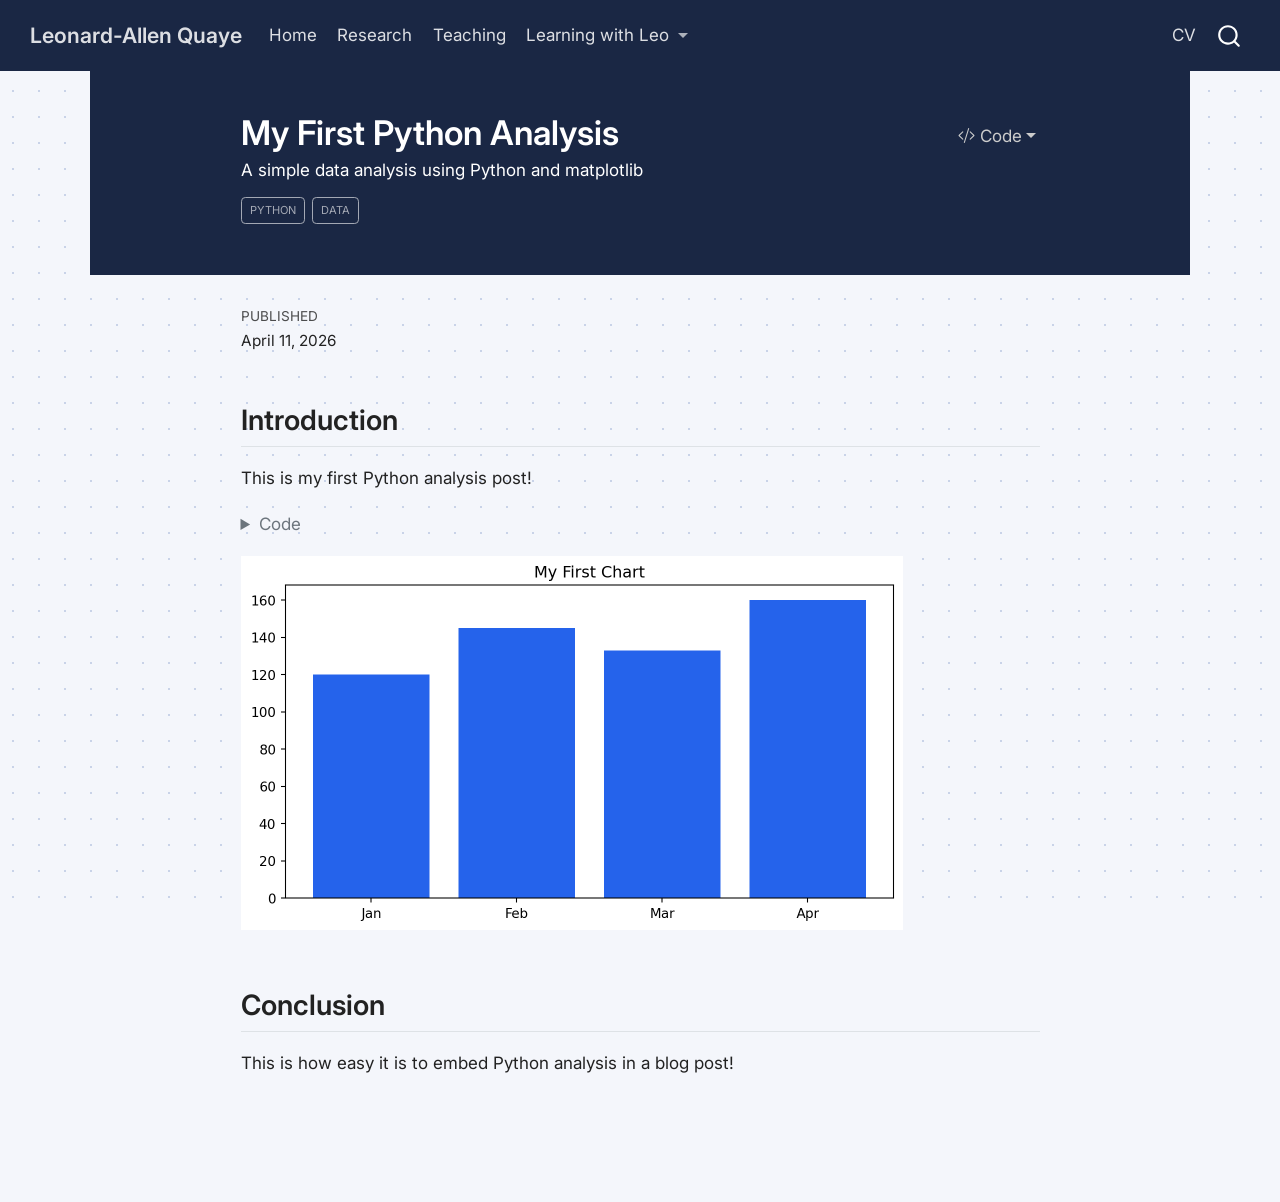
<file: docs/posts/first-analysis/index.html>
<!DOCTYPE html>
<html xmlns="http://www.w3.org/1999/xhtml" lang="en" xml:lang="en"><head>

<meta charset="utf-8">
<meta name="generator" content="quarto-1.5.57">

<meta name="viewport" content="width=device-width, initial-scale=1.0, user-scalable=yes">

<meta name="dcterms.date" content="2026-04-11">
<meta name="description" content="A simple data analysis using Python and matplotlib">

<title>My First Python Analysis – Leonard-Allen Quaye</title>
<style>
code{white-space: pre-wrap;}
span.smallcaps{font-variant: small-caps;}
div.columns{display: flex; gap: min(4vw, 1.5em);}
div.column{flex: auto; overflow-x: auto;}
div.hanging-indent{margin-left: 1.5em; text-indent: -1.5em;}
ul.task-list{list-style: none;}
ul.task-list li input[type="checkbox"] {
  width: 0.8em;
  margin: 0 0.8em 0.2em -1em; /* quarto-specific, see https://github.com/quarto-dev/quarto-cli/issues/4556 */ 
  vertical-align: middle;
}
/* CSS for syntax highlighting */
pre > code.sourceCode { white-space: pre; position: relative; }
pre > code.sourceCode > span { line-height: 1.25; }
pre > code.sourceCode > span:empty { height: 1.2em; }
.sourceCode { overflow: visible; }
code.sourceCode > span { color: inherit; text-decoration: inherit; }
div.sourceCode { margin: 1em 0; }
pre.sourceCode { margin: 0; }
@media screen {
div.sourceCode { overflow: auto; }
}
@media print {
pre > code.sourceCode { white-space: pre-wrap; }
pre > code.sourceCode > span { display: inline-block; text-indent: -5em; padding-left: 5em; }
}
pre.numberSource code
  { counter-reset: source-line 0; }
pre.numberSource code > span
  { position: relative; left: -4em; counter-increment: source-line; }
pre.numberSource code > span > a:first-child::before
  { content: counter(source-line);
    position: relative; left: -1em; text-align: right; vertical-align: baseline;
    border: none; display: inline-block;
    -webkit-touch-callout: none; -webkit-user-select: none;
    -khtml-user-select: none; -moz-user-select: none;
    -ms-user-select: none; user-select: none;
    padding: 0 4px; width: 4em;
  }
pre.numberSource { margin-left: 3em;  padding-left: 4px; }
div.sourceCode
  {   }
@media screen {
pre > code.sourceCode > span > a:first-child::before { text-decoration: underline; }
}
</style>


<script src="../../site_libs/quarto-nav/quarto-nav.js"></script>
<script src="../../site_libs/quarto-nav/headroom.min.js"></script>
<script src="../../site_libs/clipboard/clipboard.min.js"></script>
<script src="../../site_libs/quarto-search/autocomplete.umd.js"></script>
<script src="../../site_libs/quarto-search/fuse.min.js"></script>
<script src="../../site_libs/quarto-search/quarto-search.js"></script>
<meta name="quarto:offset" content="../../">
<script src="../../site_libs/quarto-html/quarto.js"></script>
<script src="../../site_libs/quarto-html/popper.min.js"></script>
<script src="../../site_libs/quarto-html/tippy.umd.min.js"></script>
<script src="../../site_libs/quarto-html/anchor.min.js"></script>
<link href="../../site_libs/quarto-html/tippy.css" rel="stylesheet">
<link href="../../site_libs/quarto-html/quarto-syntax-highlighting.css" rel="stylesheet" id="quarto-text-highlighting-styles">
<script src="../../site_libs/bootstrap/bootstrap.min.js"></script>
<link href="../../site_libs/bootstrap/bootstrap-icons.css" rel="stylesheet">
<link href="../../site_libs/bootstrap/bootstrap.min.css" rel="stylesheet" id="quarto-bootstrap" data-mode="light">
<script id="quarto-search-options" type="application/json">{
  "location": "navbar",
  "copy-button": false,
  "collapse-after": 3,
  "panel-placement": "end",
  "type": "overlay",
  "limit": 50,
  "keyboard-shortcut": [
    "f",
    "/",
    "s"
  ],
  "show-item-context": false,
  "language": {
    "search-no-results-text": "No results",
    "search-matching-documents-text": "matching documents",
    "search-copy-link-title": "Copy link to search",
    "search-hide-matches-text": "Hide additional matches",
    "search-more-match-text": "more match in this document",
    "search-more-matches-text": "more matches in this document",
    "search-clear-button-title": "Clear",
    "search-text-placeholder": "",
    "search-detached-cancel-button-title": "Cancel",
    "search-submit-button-title": "Submit",
    "search-label": "Search"
  }
}</script>


</head>

<body class="nav-fixed fullcontent">

<div id="quarto-search-results"></div>
  <header id="quarto-header" class="headroom fixed-top quarto-banner">
    <nav class="navbar navbar-expand-lg " data-bs-theme="dark">
      <div class="navbar-container container-fluid">
      <div class="navbar-brand-container mx-auto">
    <a class="navbar-brand" href="../../index.html">
    <span class="navbar-title">Leonard-Allen Quaye</span>
    </a>
  </div>
            <div id="quarto-search" class="" title="Search"></div>
          <button class="navbar-toggler" type="button" data-bs-toggle="collapse" data-bs-target="#navbarCollapse" aria-controls="navbarCollapse" role="menu" aria-expanded="false" aria-label="Toggle navigation" onclick="if (window.quartoToggleHeadroom) { window.quartoToggleHeadroom(); }">
  <span class="navbar-toggler-icon"></span>
</button>
          <div class="collapse navbar-collapse" id="navbarCollapse">
            <ul class="navbar-nav navbar-nav-scroll me-auto">
  <li class="nav-item">
    <a class="nav-link" href="../../index.html"> 
<span class="menu-text">Home</span></a>
  </li>  
  <li class="nav-item">
    <a class="nav-link" href="../../research.html"> 
<span class="menu-text">Research</span></a>
  </li>  
  <li class="nav-item">
    <a class="nav-link" href="../../teaching.html"> 
<span class="menu-text">Teaching</span></a>
  </li>  
  <li class="nav-item dropdown ">
    <a class="nav-link dropdown-toggle" href="#" id="nav-menu-learning-with-leo" role="link" data-bs-toggle="dropdown" aria-expanded="false">
 <span class="menu-text">Learning with Leo</span>
    </a>
    <ul class="dropdown-menu" aria-labelledby="nav-menu-learning-with-leo">    
        <li>
    <a class="dropdown-item" href="../../causal-modeling.html">
 <span class="dropdown-text">Causal Modeling</span></a>
  </li>  
        <li>
    <a class="dropdown-item" href="../../big-data-ml.html">
 <span class="dropdown-text">Big Data &amp; Machine Learning</span></a>
  </li>  
        <li>
    <a class="dropdown-item" href="../../time-series.html">
 <span class="dropdown-text">Time Series Forecasting</span></a>
  </li>  
    </ul>
  </li>
</ul>
            <ul class="navbar-nav navbar-nav-scroll ms-auto">
  <li class="nav-item">
    <a class="nav-link" href="../../cv.html"> 
<span class="menu-text">CV</span></a>
  </li>  
</ul>
          </div> <!-- /navcollapse -->
            <div class="quarto-navbar-tools">
</div>
      </div> <!-- /container-fluid -->
    </nav>
</header>
<!-- content -->
<header id="title-block-header" class="quarto-title-block default page-columns page-full">
  <div class="quarto-title-banner page-columns page-full">
    <div class="quarto-title column-body">
      <div class="quarto-title-block"><div><h1 class="title">My First Python Analysis</h1><button type="button" class="btn code-tools-button dropdown-toggle" id="quarto-code-tools-menu" data-bs-toggle="dropdown" aria-expanded="false"><i class="bi"></i> Code</button><ul class="dropdown-menu dropdown-menu-end" aria-labelelledby="quarto-code-tools-menu"><li><a id="quarto-show-all-code" class="dropdown-item" href="javascript:void(0)" role="button">Show All Code</a></li><li><a id="quarto-hide-all-code" class="dropdown-item" href="javascript:void(0)" role="button">Hide All Code</a></li><li><hr class="dropdown-divider"></li><li><a id="quarto-view-source" class="dropdown-item" href="javascript:void(0)" role="button">View Source</a></li></ul></div></div>
                  <div>
        <div class="description">
          A simple data analysis using Python and matplotlib
        </div>
      </div>
                          <div class="quarto-categories">
                <div class="quarto-category">python</div>
                <div class="quarto-category">data</div>
              </div>
                  </div>
  </div>
    
  
  <div class="quarto-title-meta">

      
      <div>
      <div class="quarto-title-meta-heading">Published</div>
      <div class="quarto-title-meta-contents">
        <p class="date">April 11, 2026</p>
      </div>
    </div>
    
      
    </div>
    
  
  </header><div id="quarto-content" class="quarto-container page-columns page-rows-contents page-layout-article page-navbar">
<!-- sidebar -->
<!-- margin-sidebar -->
    
<!-- main -->
<main class="content quarto-banner-title-block" id="quarto-document-content">





<section id="introduction" class="level2">
<h2 class="anchored" data-anchor-id="introduction">Introduction</h2>
<p>This is my first Python analysis post!</p>
<div id="552dde49" class="cell" data-execution_count="1">
<details class="code-fold">
<summary>Code</summary>
<div class="sourceCode cell-code" id="cb1"><pre class="sourceCode python code-with-copy"><code class="sourceCode python"><span id="cb1-1"><a href="#cb1-1" aria-hidden="true" tabindex="-1"></a><span class="im">import</span> matplotlib.pyplot <span class="im">as</span> plt</span>
<span id="cb1-2"><a href="#cb1-2" aria-hidden="true" tabindex="-1"></a><span class="im">import</span> pandas <span class="im">as</span> pd</span>
<span id="cb1-3"><a href="#cb1-3" aria-hidden="true" tabindex="-1"></a></span>
<span id="cb1-4"><a href="#cb1-4" aria-hidden="true" tabindex="-1"></a>data <span class="op">=</span> {<span class="st">"Month"</span>: [<span class="st">"Jan"</span>,<span class="st">"Feb"</span>,<span class="st">"Mar"</span>,<span class="st">"Apr"</span>], </span>
<span id="cb1-5"><a href="#cb1-5" aria-hidden="true" tabindex="-1"></a>        <span class="st">"Value"</span>: [<span class="dv">120</span>, <span class="dv">145</span>, <span class="dv">133</span>, <span class="dv">160</span>]}</span>
<span id="cb1-6"><a href="#cb1-6" aria-hidden="true" tabindex="-1"></a>df <span class="op">=</span> pd.DataFrame(data)</span>
<span id="cb1-7"><a href="#cb1-7" aria-hidden="true" tabindex="-1"></a></span>
<span id="cb1-8"><a href="#cb1-8" aria-hidden="true" tabindex="-1"></a>fig, ax <span class="op">=</span> plt.subplots(figsize<span class="op">=</span>(<span class="dv">7</span>, <span class="dv">4</span>))</span>
<span id="cb1-9"><a href="#cb1-9" aria-hidden="true" tabindex="-1"></a>ax.bar(df[<span class="st">"Month"</span>], df[<span class="st">"Value"</span>], color<span class="op">=</span><span class="st">"#2563eb"</span>)</span>
<span id="cb1-10"><a href="#cb1-10" aria-hidden="true" tabindex="-1"></a>ax.set_title(<span class="st">"My First Chart"</span>)</span>
<span id="cb1-11"><a href="#cb1-11" aria-hidden="true" tabindex="-1"></a>plt.tight_layout()</span>
<span id="cb1-12"><a href="#cb1-12" aria-hidden="true" tabindex="-1"></a>plt.show()</span></code><button title="Copy to Clipboard" class="code-copy-button"><i class="bi"></i></button></pre></div>
</details>
<div class="cell-output cell-output-display">
<div>
<figure class="figure">
<p><img src="index_files/figure-html/cell-2-output-1.png" width="662" height="374" class="figure-img"></p>
</figure>
</div>
</div>
</div>
</section>
<section id="conclusion" class="level2">
<h2 class="anchored" data-anchor-id="conclusion">Conclusion</h2>
<p>This is how easy it is to embed Python analysis in a blog post!</p>


<!-- -->

</section>

</main> <!-- /main -->
<script id="quarto-html-after-body" type="application/javascript">
window.document.addEventListener("DOMContentLoaded", function (event) {
  const toggleBodyColorMode = (bsSheetEl) => {
    const mode = bsSheetEl.getAttribute("data-mode");
    const bodyEl = window.document.querySelector("body");
    if (mode === "dark") {
      bodyEl.classList.add("quarto-dark");
      bodyEl.classList.remove("quarto-light");
    } else {
      bodyEl.classList.add("quarto-light");
      bodyEl.classList.remove("quarto-dark");
    }
  }
  const toggleBodyColorPrimary = () => {
    const bsSheetEl = window.document.querySelector("link#quarto-bootstrap");
    if (bsSheetEl) {
      toggleBodyColorMode(bsSheetEl);
    }
  }
  toggleBodyColorPrimary();  
  const icon = "";
  const anchorJS = new window.AnchorJS();
  anchorJS.options = {
    placement: 'right',
    icon: icon
  };
  anchorJS.add('.anchored');
  const isCodeAnnotation = (el) => {
    for (const clz of el.classList) {
      if (clz.startsWith('code-annotation-')) {                     
        return true;
      }
    }
    return false;
  }
  const onCopySuccess = function(e) {
    // button target
    const button = e.trigger;
    // don't keep focus
    button.blur();
    // flash "checked"
    button.classList.add('code-copy-button-checked');
    var currentTitle = button.getAttribute("title");
    button.setAttribute("title", "Copied!");
    let tooltip;
    if (window.bootstrap) {
      button.setAttribute("data-bs-toggle", "tooltip");
      button.setAttribute("data-bs-placement", "left");
      button.setAttribute("data-bs-title", "Copied!");
      tooltip = new bootstrap.Tooltip(button, 
        { trigger: "manual", 
          customClass: "code-copy-button-tooltip",
          offset: [0, -8]});
      tooltip.show();    
    }
    setTimeout(function() {
      if (tooltip) {
        tooltip.hide();
        button.removeAttribute("data-bs-title");
        button.removeAttribute("data-bs-toggle");
        button.removeAttribute("data-bs-placement");
      }
      button.setAttribute("title", currentTitle);
      button.classList.remove('code-copy-button-checked');
    }, 1000);
    // clear code selection
    e.clearSelection();
  }
  const getTextToCopy = function(trigger) {
      const codeEl = trigger.previousElementSibling.cloneNode(true);
      for (const childEl of codeEl.children) {
        if (isCodeAnnotation(childEl)) {
          childEl.remove();
        }
      }
      return codeEl.innerText;
  }
  const clipboard = new window.ClipboardJS('.code-copy-button:not([data-in-quarto-modal])', {
    text: getTextToCopy
  });
  clipboard.on('success', onCopySuccess);
  if (window.document.getElementById('quarto-embedded-source-code-modal')) {
    // For code content inside modals, clipBoardJS needs to be initialized with a container option
    // TODO: Check when it could be a function (https://github.com/zenorocha/clipboard.js/issues/860)
    const clipboardModal = new window.ClipboardJS('.code-copy-button[data-in-quarto-modal]', {
      text: getTextToCopy,
      container: window.document.getElementById('quarto-embedded-source-code-modal')
    });
    clipboardModal.on('success', onCopySuccess);
  }
  const viewSource = window.document.getElementById('quarto-view-source') ||
                     window.document.getElementById('quarto-code-tools-source');
  if (viewSource) {
    const sourceUrl = viewSource.getAttribute("data-quarto-source-url");
    viewSource.addEventListener("click", function(e) {
      if (sourceUrl) {
        // rstudio viewer pane
        if (/\bcapabilities=\b/.test(window.location)) {
          window.open(sourceUrl);
        } else {
          window.location.href = sourceUrl;
        }
      } else {
        const modal = new bootstrap.Modal(document.getElementById('quarto-embedded-source-code-modal'));
        modal.show();
      }
      return false;
    });
  }
  function toggleCodeHandler(show) {
    return function(e) {
      const detailsSrc = window.document.querySelectorAll(".cell > details > .sourceCode");
      for (let i=0; i<detailsSrc.length; i++) {
        const details = detailsSrc[i].parentElement;
        if (show) {
          details.open = true;
        } else {
          details.removeAttribute("open");
        }
      }
      const cellCodeDivs = window.document.querySelectorAll(".cell > .sourceCode");
      const fromCls = show ? "hidden" : "unhidden";
      const toCls = show ? "unhidden" : "hidden";
      for (let i=0; i<cellCodeDivs.length; i++) {
        const codeDiv = cellCodeDivs[i];
        if (codeDiv.classList.contains(fromCls)) {
          codeDiv.classList.remove(fromCls);
          codeDiv.classList.add(toCls);
        } 
      }
      return false;
    }
  }
  const hideAllCode = window.document.getElementById("quarto-hide-all-code");
  if (hideAllCode) {
    hideAllCode.addEventListener("click", toggleCodeHandler(false));
  }
  const showAllCode = window.document.getElementById("quarto-show-all-code");
  if (showAllCode) {
    showAllCode.addEventListener("click", toggleCodeHandler(true));
  }
    var localhostRegex = new RegExp(/^(?:http|https):\/\/localhost\:?[0-9]*\//);
    var mailtoRegex = new RegExp(/^mailto:/);
      var filterRegex = new RegExp('/' + window.location.host + '/');
    var isInternal = (href) => {
        return filterRegex.test(href) || localhostRegex.test(href) || mailtoRegex.test(href);
    }
    // Inspect non-navigation links and adorn them if external
 	var links = window.document.querySelectorAll('a[href]:not(.nav-link):not(.navbar-brand):not(.toc-action):not(.sidebar-link):not(.sidebar-item-toggle):not(.pagination-link):not(.no-external):not([aria-hidden]):not(.dropdown-item):not(.quarto-navigation-tool):not(.about-link)');
    for (var i=0; i<links.length; i++) {
      const link = links[i];
      if (!isInternal(link.href)) {
        // undo the damage that might have been done by quarto-nav.js in the case of
        // links that we want to consider external
        if (link.dataset.originalHref !== undefined) {
          link.href = link.dataset.originalHref;
        }
      }
    }
  function tippyHover(el, contentFn, onTriggerFn, onUntriggerFn) {
    const config = {
      allowHTML: true,
      maxWidth: 500,
      delay: 100,
      arrow: false,
      appendTo: function(el) {
          return el.parentElement;
      },
      interactive: true,
      interactiveBorder: 10,
      theme: 'quarto',
      placement: 'bottom-start',
    };
    if (contentFn) {
      config.content = contentFn;
    }
    if (onTriggerFn) {
      config.onTrigger = onTriggerFn;
    }
    if (onUntriggerFn) {
      config.onUntrigger = onUntriggerFn;
    }
    window.tippy(el, config); 
  }
  const noterefs = window.document.querySelectorAll('a[role="doc-noteref"]');
  for (var i=0; i<noterefs.length; i++) {
    const ref = noterefs[i];
    tippyHover(ref, function() {
      // use id or data attribute instead here
      let href = ref.getAttribute('data-footnote-href') || ref.getAttribute('href');
      try { href = new URL(href).hash; } catch {}
      const id = href.replace(/^#\/?/, "");
      const note = window.document.getElementById(id);
      if (note) {
        return note.innerHTML;
      } else {
        return "";
      }
    });
  }
  const xrefs = window.document.querySelectorAll('a.quarto-xref');
  const processXRef = (id, note) => {
    // Strip column container classes
    const stripColumnClz = (el) => {
      el.classList.remove("page-full", "page-columns");
      if (el.children) {
        for (const child of el.children) {
          stripColumnClz(child);
        }
      }
    }
    stripColumnClz(note)
    if (id === null || id.startsWith('sec-')) {
      // Special case sections, only their first couple elements
      const container = document.createElement("div");
      if (note.children && note.children.length > 2) {
        container.appendChild(note.children[0].cloneNode(true));
        for (let i = 1; i < note.children.length; i++) {
          const child = note.children[i];
          if (child.tagName === "P" && child.innerText === "") {
            continue;
          } else {
            container.appendChild(child.cloneNode(true));
            break;
          }
        }
        if (window.Quarto?.typesetMath) {
          window.Quarto.typesetMath(container);
        }
        return container.innerHTML
      } else {
        if (window.Quarto?.typesetMath) {
          window.Quarto.typesetMath(note);
        }
        return note.innerHTML;
      }
    } else {
      // Remove any anchor links if they are present
      const anchorLink = note.querySelector('a.anchorjs-link');
      if (anchorLink) {
        anchorLink.remove();
      }
      if (window.Quarto?.typesetMath) {
        window.Quarto.typesetMath(note);
      }
      // TODO in 1.5, we should make sure this works without a callout special case
      if (note.classList.contains("callout")) {
        return note.outerHTML;
      } else {
        return note.innerHTML;
      }
    }
  }
  for (var i=0; i<xrefs.length; i++) {
    const xref = xrefs[i];
    tippyHover(xref, undefined, function(instance) {
      instance.disable();
      let url = xref.getAttribute('href');
      let hash = undefined; 
      if (url.startsWith('#')) {
        hash = url;
      } else {
        try { hash = new URL(url).hash; } catch {}
      }
      if (hash) {
        const id = hash.replace(/^#\/?/, "");
        const note = window.document.getElementById(id);
        if (note !== null) {
          try {
            const html = processXRef(id, note.cloneNode(true));
            instance.setContent(html);
          } finally {
            instance.enable();
            instance.show();
          }
        } else {
          // See if we can fetch this
          fetch(url.split('#')[0])
          .then(res => res.text())
          .then(html => {
            const parser = new DOMParser();
            const htmlDoc = parser.parseFromString(html, "text/html");
            const note = htmlDoc.getElementById(id);
            if (note !== null) {
              const html = processXRef(id, note);
              instance.setContent(html);
            } 
          }).finally(() => {
            instance.enable();
            instance.show();
          });
        }
      } else {
        // See if we can fetch a full url (with no hash to target)
        // This is a special case and we should probably do some content thinning / targeting
        fetch(url)
        .then(res => res.text())
        .then(html => {
          const parser = new DOMParser();
          const htmlDoc = parser.parseFromString(html, "text/html");
          const note = htmlDoc.querySelector('main.content');
          if (note !== null) {
            // This should only happen for chapter cross references
            // (since there is no id in the URL)
            // remove the first header
            if (note.children.length > 0 && note.children[0].tagName === "HEADER") {
              note.children[0].remove();
            }
            const html = processXRef(null, note);
            instance.setContent(html);
          } 
        }).finally(() => {
          instance.enable();
          instance.show();
        });
      }
    }, function(instance) {
    });
  }
      let selectedAnnoteEl;
      const selectorForAnnotation = ( cell, annotation) => {
        let cellAttr = 'data-code-cell="' + cell + '"';
        let lineAttr = 'data-code-annotation="' +  annotation + '"';
        const selector = 'span[' + cellAttr + '][' + lineAttr + ']';
        return selector;
      }
      const selectCodeLines = (annoteEl) => {
        const doc = window.document;
        const targetCell = annoteEl.getAttribute("data-target-cell");
        const targetAnnotation = annoteEl.getAttribute("data-target-annotation");
        const annoteSpan = window.document.querySelector(selectorForAnnotation(targetCell, targetAnnotation));
        const lines = annoteSpan.getAttribute("data-code-lines").split(",");
        const lineIds = lines.map((line) => {
          return targetCell + "-" + line;
        })
        let top = null;
        let height = null;
        let parent = null;
        if (lineIds.length > 0) {
            //compute the position of the single el (top and bottom and make a div)
            const el = window.document.getElementById(lineIds[0]);
            top = el.offsetTop;
            height = el.offsetHeight;
            parent = el.parentElement.parentElement;
          if (lineIds.length > 1) {
            const lastEl = window.document.getElementById(lineIds[lineIds.length - 1]);
            const bottom = lastEl.offsetTop + lastEl.offsetHeight;
            height = bottom - top;
          }
          if (top !== null && height !== null && parent !== null) {
            // cook up a div (if necessary) and position it 
            let div = window.document.getElementById("code-annotation-line-highlight");
            if (div === null) {
              div = window.document.createElement("div");
              div.setAttribute("id", "code-annotation-line-highlight");
              div.style.position = 'absolute';
              parent.appendChild(div);
            }
            div.style.top = top - 2 + "px";
            div.style.height = height + 4 + "px";
            div.style.left = 0;
            let gutterDiv = window.document.getElementById("code-annotation-line-highlight-gutter");
            if (gutterDiv === null) {
              gutterDiv = window.document.createElement("div");
              gutterDiv.setAttribute("id", "code-annotation-line-highlight-gutter");
              gutterDiv.style.position = 'absolute';
              const codeCell = window.document.getElementById(targetCell);
              const gutter = codeCell.querySelector('.code-annotation-gutter');
              gutter.appendChild(gutterDiv);
            }
            gutterDiv.style.top = top - 2 + "px";
            gutterDiv.style.height = height + 4 + "px";
          }
          selectedAnnoteEl = annoteEl;
        }
      };
      const unselectCodeLines = () => {
        const elementsIds = ["code-annotation-line-highlight", "code-annotation-line-highlight-gutter"];
        elementsIds.forEach((elId) => {
          const div = window.document.getElementById(elId);
          if (div) {
            div.remove();
          }
        });
        selectedAnnoteEl = undefined;
      };
        // Handle positioning of the toggle
    window.addEventListener(
      "resize",
      throttle(() => {
        elRect = undefined;
        if (selectedAnnoteEl) {
          selectCodeLines(selectedAnnoteEl);
        }
      }, 10)
    );
    function throttle(fn, ms) {
    let throttle = false;
    let timer;
      return (...args) => {
        if(!throttle) { // first call gets through
            fn.apply(this, args);
            throttle = true;
        } else { // all the others get throttled
            if(timer) clearTimeout(timer); // cancel #2
            timer = setTimeout(() => {
              fn.apply(this, args);
              timer = throttle = false;
            }, ms);
        }
      };
    }
      // Attach click handler to the DT
      const annoteDls = window.document.querySelectorAll('dt[data-target-cell]');
      for (const annoteDlNode of annoteDls) {
        annoteDlNode.addEventListener('click', (event) => {
          const clickedEl = event.target;
          if (clickedEl !== selectedAnnoteEl) {
            unselectCodeLines();
            const activeEl = window.document.querySelector('dt[data-target-cell].code-annotation-active');
            if (activeEl) {
              activeEl.classList.remove('code-annotation-active');
            }
            selectCodeLines(clickedEl);
            clickedEl.classList.add('code-annotation-active');
          } else {
            // Unselect the line
            unselectCodeLines();
            clickedEl.classList.remove('code-annotation-active');
          }
        });
      }
  const findCites = (el) => {
    const parentEl = el.parentElement;
    if (parentEl) {
      const cites = parentEl.dataset.cites;
      if (cites) {
        return {
          el,
          cites: cites.split(' ')
        };
      } else {
        return findCites(el.parentElement)
      }
    } else {
      return undefined;
    }
  };
  var bibliorefs = window.document.querySelectorAll('a[role="doc-biblioref"]');
  for (var i=0; i<bibliorefs.length; i++) {
    const ref = bibliorefs[i];
    const citeInfo = findCites(ref);
    if (citeInfo) {
      tippyHover(citeInfo.el, function() {
        var popup = window.document.createElement('div');
        citeInfo.cites.forEach(function(cite) {
          var citeDiv = window.document.createElement('div');
          citeDiv.classList.add('hanging-indent');
          citeDiv.classList.add('csl-entry');
          var biblioDiv = window.document.getElementById('ref-' + cite);
          if (biblioDiv) {
            citeDiv.innerHTML = biblioDiv.innerHTML;
          }
          popup.appendChild(citeDiv);
        });
        return popup.innerHTML;
      });
    }
  }
});
</script><div class="modal fade" id="quarto-embedded-source-code-modal" tabindex="-1" aria-labelledby="quarto-embedded-source-code-modal-label" aria-hidden="true"><div class="modal-dialog modal-dialog-scrollable"><div class="modal-content"><div class="modal-header"><h5 class="modal-title" id="quarto-embedded-source-code-modal-label">Source Code</h5><button class="btn-close" data-bs-dismiss="modal"></button></div><div class="modal-body"><div class="">
<div class="sourceCode" id="cb2" data-shortcodes="false"><pre class="sourceCode markdown code-with-copy"><code class="sourceCode markdown"><span id="cb2-1"><a href="#cb2-1" aria-hidden="true" tabindex="-1"></a><span class="co">---</span></span>
<span id="cb2-2"><a href="#cb2-2" aria-hidden="true" tabindex="-1"></a><span class="an">title:</span><span class="co"> "My First Python Analysis"</span></span>
<span id="cb2-3"><a href="#cb2-3" aria-hidden="true" tabindex="-1"></a><span class="an">date:</span><span class="co"> "2026-04-11"</span></span>
<span id="cb2-4"><a href="#cb2-4" aria-hidden="true" tabindex="-1"></a><span class="an">categories:</span><span class="co"> [python, data]</span></span>
<span id="cb2-5"><a href="#cb2-5" aria-hidden="true" tabindex="-1"></a><span class="an">description:</span><span class="co"> "A simple data analysis using Python and matplotlib"</span></span>
<span id="cb2-6"><a href="#cb2-6" aria-hidden="true" tabindex="-1"></a><span class="co">---</span></span>
<span id="cb2-7"><a href="#cb2-7" aria-hidden="true" tabindex="-1"></a></span>
<span id="cb2-8"><a href="#cb2-8" aria-hidden="true" tabindex="-1"></a><span class="fu">## Introduction</span></span>
<span id="cb2-9"><a href="#cb2-9" aria-hidden="true" tabindex="-1"></a></span>
<span id="cb2-10"><a href="#cb2-10" aria-hidden="true" tabindex="-1"></a>This is my first Python analysis post!</span>
<span id="cb2-11"><a href="#cb2-11" aria-hidden="true" tabindex="-1"></a></span>
<span id="cb2-14"><a href="#cb2-14" aria-hidden="true" tabindex="-1"></a><span class="in">```{python}</span></span>
<span id="cb2-15"><a href="#cb2-15" aria-hidden="true" tabindex="-1"></a><span class="im">import</span> matplotlib.pyplot <span class="im">as</span> plt</span>
<span id="cb2-16"><a href="#cb2-16" aria-hidden="true" tabindex="-1"></a><span class="im">import</span> pandas <span class="im">as</span> pd</span>
<span id="cb2-17"><a href="#cb2-17" aria-hidden="true" tabindex="-1"></a></span>
<span id="cb2-18"><a href="#cb2-18" aria-hidden="true" tabindex="-1"></a>data <span class="op">=</span> {<span class="st">"Month"</span>: [<span class="st">"Jan"</span>,<span class="st">"Feb"</span>,<span class="st">"Mar"</span>,<span class="st">"Apr"</span>], </span>
<span id="cb2-19"><a href="#cb2-19" aria-hidden="true" tabindex="-1"></a>        <span class="st">"Value"</span>: [<span class="dv">120</span>, <span class="dv">145</span>, <span class="dv">133</span>, <span class="dv">160</span>]}</span>
<span id="cb2-20"><a href="#cb2-20" aria-hidden="true" tabindex="-1"></a>df <span class="op">=</span> pd.DataFrame(data)</span>
<span id="cb2-21"><a href="#cb2-21" aria-hidden="true" tabindex="-1"></a></span>
<span id="cb2-22"><a href="#cb2-22" aria-hidden="true" tabindex="-1"></a>fig, ax <span class="op">=</span> plt.subplots(figsize<span class="op">=</span>(<span class="dv">7</span>, <span class="dv">4</span>))</span>
<span id="cb2-23"><a href="#cb2-23" aria-hidden="true" tabindex="-1"></a>ax.bar(df[<span class="st">"Month"</span>], df[<span class="st">"Value"</span>], color<span class="op">=</span><span class="st">"#2563eb"</span>)</span>
<span id="cb2-24"><a href="#cb2-24" aria-hidden="true" tabindex="-1"></a>ax.set_title(<span class="st">"My First Chart"</span>)</span>
<span id="cb2-25"><a href="#cb2-25" aria-hidden="true" tabindex="-1"></a>plt.tight_layout()</span>
<span id="cb2-26"><a href="#cb2-26" aria-hidden="true" tabindex="-1"></a>plt.show()</span>
<span id="cb2-27"><a href="#cb2-27" aria-hidden="true" tabindex="-1"></a><span class="in">```</span></span>
<span id="cb2-28"><a href="#cb2-28" aria-hidden="true" tabindex="-1"></a></span>
<span id="cb2-29"><a href="#cb2-29" aria-hidden="true" tabindex="-1"></a><span class="fu">## Conclusion</span></span>
<span id="cb2-30"><a href="#cb2-30" aria-hidden="true" tabindex="-1"></a></span>
<span id="cb2-31"><a href="#cb2-31" aria-hidden="true" tabindex="-1"></a>This is how easy it is to embed Python analysis in a blog post!</span>
</code><button title="Copy to Clipboard" class="code-copy-button" data-in-quarto-modal=""><i class="bi"></i></button></pre></div>
</div></div></div></div></div>
</div> <!-- /content -->




</body></html>
</file>
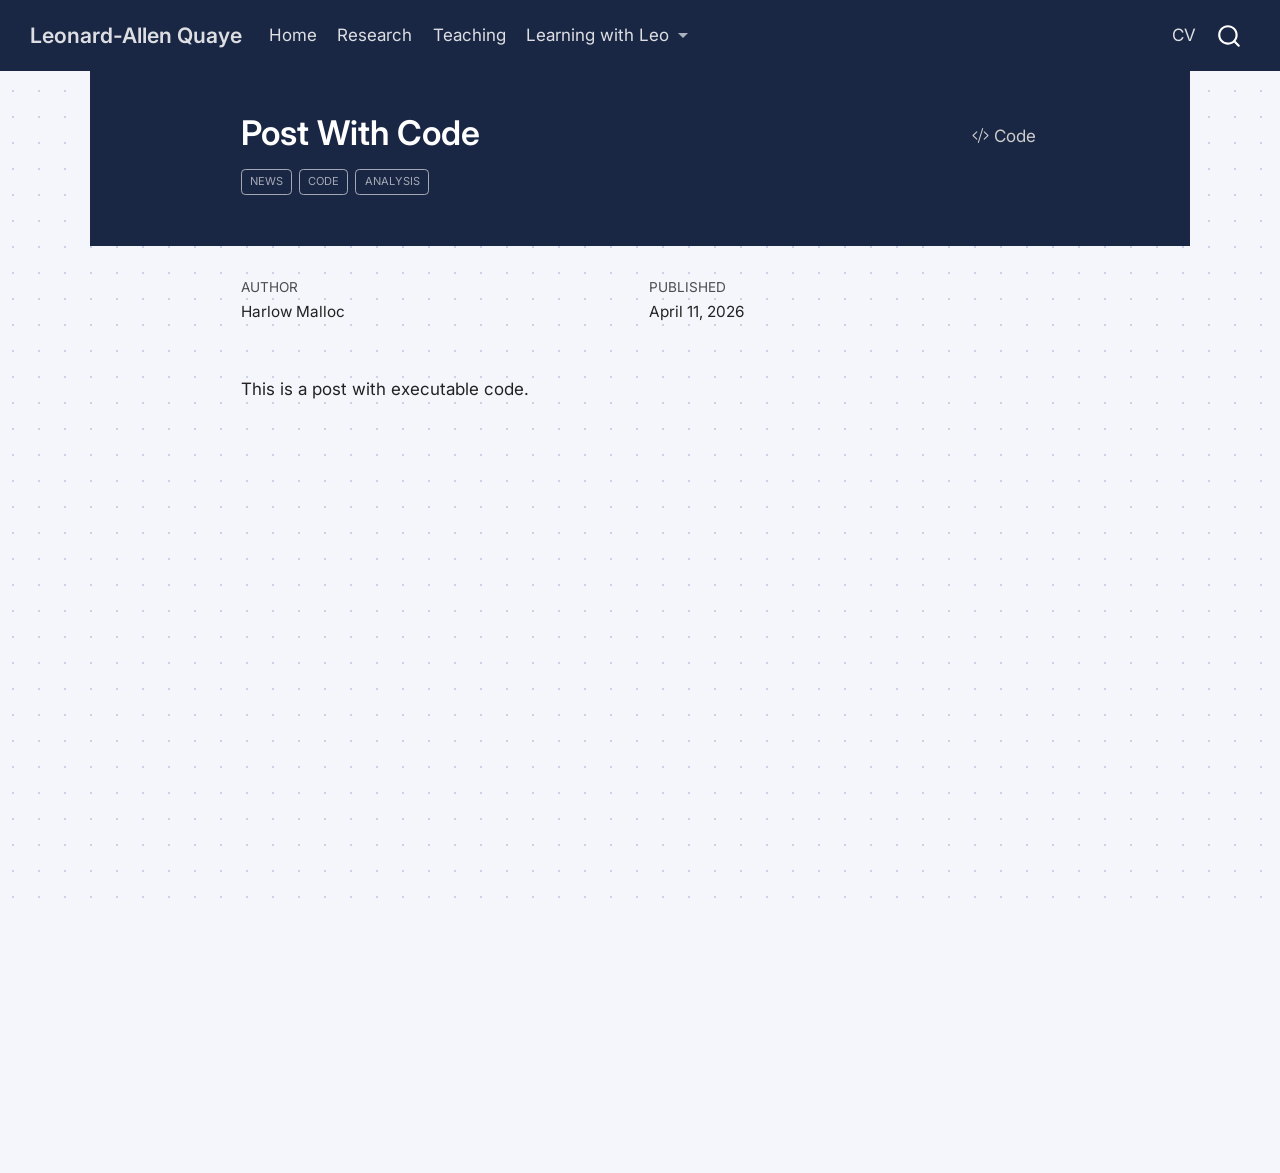
<file: docs/posts/post-with-code/index.html>
<!DOCTYPE html>
<html xmlns="http://www.w3.org/1999/xhtml" lang="en" xml:lang="en"><head>

<meta charset="utf-8">
<meta name="generator" content="quarto-1.5.57">

<meta name="viewport" content="width=device-width, initial-scale=1.0, user-scalable=yes">

<meta name="author" content="Harlow Malloc">
<meta name="dcterms.date" content="2026-04-11">

<title>Post With Code – Leonard-Allen Quaye</title>
<style>
code{white-space: pre-wrap;}
span.smallcaps{font-variant: small-caps;}
div.columns{display: flex; gap: min(4vw, 1.5em);}
div.column{flex: auto; overflow-x: auto;}
div.hanging-indent{margin-left: 1.5em; text-indent: -1.5em;}
ul.task-list{list-style: none;}
ul.task-list li input[type="checkbox"] {
  width: 0.8em;
  margin: 0 0.8em 0.2em -1em; /* quarto-specific, see https://github.com/quarto-dev/quarto-cli/issues/4556 */ 
  vertical-align: middle;
}
/* CSS for syntax highlighting */
pre > code.sourceCode { white-space: pre; position: relative; }
pre > code.sourceCode > span { line-height: 1.25; }
pre > code.sourceCode > span:empty { height: 1.2em; }
.sourceCode { overflow: visible; }
code.sourceCode > span { color: inherit; text-decoration: inherit; }
div.sourceCode { margin: 1em 0; }
pre.sourceCode { margin: 0; }
@media screen {
div.sourceCode { overflow: auto; }
}
@media print {
pre > code.sourceCode { white-space: pre-wrap; }
pre > code.sourceCode > span { display: inline-block; text-indent: -5em; padding-left: 5em; }
}
pre.numberSource code
  { counter-reset: source-line 0; }
pre.numberSource code > span
  { position: relative; left: -4em; counter-increment: source-line; }
pre.numberSource code > span > a:first-child::before
  { content: counter(source-line);
    position: relative; left: -1em; text-align: right; vertical-align: baseline;
    border: none; display: inline-block;
    -webkit-touch-callout: none; -webkit-user-select: none;
    -khtml-user-select: none; -moz-user-select: none;
    -ms-user-select: none; user-select: none;
    padding: 0 4px; width: 4em;
  }
pre.numberSource { margin-left: 3em;  padding-left: 4px; }
div.sourceCode
  {   }
@media screen {
pre > code.sourceCode > span > a:first-child::before { text-decoration: underline; }
}
</style>


<script src="../../site_libs/quarto-nav/quarto-nav.js"></script>
<script src="../../site_libs/quarto-nav/headroom.min.js"></script>
<script src="../../site_libs/clipboard/clipboard.min.js"></script>
<script src="../../site_libs/quarto-search/autocomplete.umd.js"></script>
<script src="../../site_libs/quarto-search/fuse.min.js"></script>
<script src="../../site_libs/quarto-search/quarto-search.js"></script>
<meta name="quarto:offset" content="../../">
<script src="../../site_libs/quarto-html/quarto.js"></script>
<script src="../../site_libs/quarto-html/popper.min.js"></script>
<script src="../../site_libs/quarto-html/tippy.umd.min.js"></script>
<script src="../../site_libs/quarto-html/anchor.min.js"></script>
<link href="../../site_libs/quarto-html/tippy.css" rel="stylesheet">
<link href="../../site_libs/quarto-html/quarto-syntax-highlighting.css" rel="stylesheet" id="quarto-text-highlighting-styles">
<script src="../../site_libs/bootstrap/bootstrap.min.js"></script>
<link href="../../site_libs/bootstrap/bootstrap-icons.css" rel="stylesheet">
<link href="../../site_libs/bootstrap/bootstrap.min.css" rel="stylesheet" id="quarto-bootstrap" data-mode="light">
<script id="quarto-search-options" type="application/json">{
  "location": "navbar",
  "copy-button": false,
  "collapse-after": 3,
  "panel-placement": "end",
  "type": "overlay",
  "limit": 50,
  "keyboard-shortcut": [
    "f",
    "/",
    "s"
  ],
  "show-item-context": false,
  "language": {
    "search-no-results-text": "No results",
    "search-matching-documents-text": "matching documents",
    "search-copy-link-title": "Copy link to search",
    "search-hide-matches-text": "Hide additional matches",
    "search-more-match-text": "more match in this document",
    "search-more-matches-text": "more matches in this document",
    "search-clear-button-title": "Clear",
    "search-text-placeholder": "",
    "search-detached-cancel-button-title": "Cancel",
    "search-submit-button-title": "Submit",
    "search-label": "Search"
  }
}</script>


</head>

<body class="nav-fixed fullcontent">

<div id="quarto-search-results"></div>
  <header id="quarto-header" class="headroom fixed-top quarto-banner">
    <nav class="navbar navbar-expand-lg " data-bs-theme="dark">
      <div class="navbar-container container-fluid">
      <div class="navbar-brand-container mx-auto">
    <a class="navbar-brand" href="../../index.html">
    <span class="navbar-title">Leonard-Allen Quaye</span>
    </a>
  </div>
            <div id="quarto-search" class="" title="Search"></div>
          <button class="navbar-toggler" type="button" data-bs-toggle="collapse" data-bs-target="#navbarCollapse" aria-controls="navbarCollapse" role="menu" aria-expanded="false" aria-label="Toggle navigation" onclick="if (window.quartoToggleHeadroom) { window.quartoToggleHeadroom(); }">
  <span class="navbar-toggler-icon"></span>
</button>
          <div class="collapse navbar-collapse" id="navbarCollapse">
            <ul class="navbar-nav navbar-nav-scroll me-auto">
  <li class="nav-item">
    <a class="nav-link" href="../../index.html"> 
<span class="menu-text">Home</span></a>
  </li>  
  <li class="nav-item">
    <a class="nav-link" href="../../research.html"> 
<span class="menu-text">Research</span></a>
  </li>  
  <li class="nav-item">
    <a class="nav-link" href="../../teaching.html"> 
<span class="menu-text">Teaching</span></a>
  </li>  
  <li class="nav-item dropdown ">
    <a class="nav-link dropdown-toggle" href="#" id="nav-menu-learning-with-leo" role="link" data-bs-toggle="dropdown" aria-expanded="false">
 <span class="menu-text">Learning with Leo</span>
    </a>
    <ul class="dropdown-menu" aria-labelledby="nav-menu-learning-with-leo">    
        <li>
    <a class="dropdown-item" href="../../causal-modeling.html">
 <span class="dropdown-text">Causal Modeling</span></a>
  </li>  
        <li>
    <a class="dropdown-item" href="../../big-data-ml.html">
 <span class="dropdown-text">Big Data &amp; Machine Learning</span></a>
  </li>  
        <li>
    <a class="dropdown-item" href="../../time-series.html">
 <span class="dropdown-text">Time Series Forecasting</span></a>
  </li>  
    </ul>
  </li>
</ul>
            <ul class="navbar-nav navbar-nav-scroll ms-auto">
  <li class="nav-item">
    <a class="nav-link" href="../../cv.html"> 
<span class="menu-text">CV</span></a>
  </li>  
</ul>
          </div> <!-- /navcollapse -->
            <div class="quarto-navbar-tools">
</div>
      </div> <!-- /container-fluid -->
    </nav>
</header>
<!-- content -->
<header id="title-block-header" class="quarto-title-block default page-columns page-full">
  <div class="quarto-title-banner page-columns page-full">
    <div class="quarto-title column-body">
      <div class="quarto-title-block"><div><h1 class="title">Post With Code</h1><button type="button" class="btn code-tools-button" id="quarto-code-tools-source"><i class="bi"></i> Code</button></div></div>
                                <div class="quarto-categories">
                <div class="quarto-category">news</div>
                <div class="quarto-category">code</div>
                <div class="quarto-category">analysis</div>
              </div>
                  </div>
  </div>
    
  
  <div class="quarto-title-meta">

      <div>
      <div class="quarto-title-meta-heading">Author</div>
      <div class="quarto-title-meta-contents">
               <p>Harlow Malloc </p>
            </div>
    </div>
      
      <div>
      <div class="quarto-title-meta-heading">Published</div>
      <div class="quarto-title-meta-contents">
        <p class="date">April 11, 2026</p>
      </div>
    </div>
    
      
    </div>
    
  
  </header><div id="quarto-content" class="quarto-container page-columns page-rows-contents page-layout-article page-navbar">
<!-- sidebar -->
<!-- margin-sidebar -->
    
<!-- main -->
<main class="content quarto-banner-title-block" id="quarto-document-content">





<p>This is a post with executable code.</p>


<!-- -->


</main> <!-- /main -->
<script id="quarto-html-after-body" type="application/javascript">
window.document.addEventListener("DOMContentLoaded", function (event) {
  const toggleBodyColorMode = (bsSheetEl) => {
    const mode = bsSheetEl.getAttribute("data-mode");
    const bodyEl = window.document.querySelector("body");
    if (mode === "dark") {
      bodyEl.classList.add("quarto-dark");
      bodyEl.classList.remove("quarto-light");
    } else {
      bodyEl.classList.add("quarto-light");
      bodyEl.classList.remove("quarto-dark");
    }
  }
  const toggleBodyColorPrimary = () => {
    const bsSheetEl = window.document.querySelector("link#quarto-bootstrap");
    if (bsSheetEl) {
      toggleBodyColorMode(bsSheetEl);
    }
  }
  toggleBodyColorPrimary();  
  const icon = "";
  const anchorJS = new window.AnchorJS();
  anchorJS.options = {
    placement: 'right',
    icon: icon
  };
  anchorJS.add('.anchored');
  const isCodeAnnotation = (el) => {
    for (const clz of el.classList) {
      if (clz.startsWith('code-annotation-')) {                     
        return true;
      }
    }
    return false;
  }
  const onCopySuccess = function(e) {
    // button target
    const button = e.trigger;
    // don't keep focus
    button.blur();
    // flash "checked"
    button.classList.add('code-copy-button-checked');
    var currentTitle = button.getAttribute("title");
    button.setAttribute("title", "Copied!");
    let tooltip;
    if (window.bootstrap) {
      button.setAttribute("data-bs-toggle", "tooltip");
      button.setAttribute("data-bs-placement", "left");
      button.setAttribute("data-bs-title", "Copied!");
      tooltip = new bootstrap.Tooltip(button, 
        { trigger: "manual", 
          customClass: "code-copy-button-tooltip",
          offset: [0, -8]});
      tooltip.show();    
    }
    setTimeout(function() {
      if (tooltip) {
        tooltip.hide();
        button.removeAttribute("data-bs-title");
        button.removeAttribute("data-bs-toggle");
        button.removeAttribute("data-bs-placement");
      }
      button.setAttribute("title", currentTitle);
      button.classList.remove('code-copy-button-checked');
    }, 1000);
    // clear code selection
    e.clearSelection();
  }
  const getTextToCopy = function(trigger) {
      const codeEl = trigger.previousElementSibling.cloneNode(true);
      for (const childEl of codeEl.children) {
        if (isCodeAnnotation(childEl)) {
          childEl.remove();
        }
      }
      return codeEl.innerText;
  }
  const clipboard = new window.ClipboardJS('.code-copy-button:not([data-in-quarto-modal])', {
    text: getTextToCopy
  });
  clipboard.on('success', onCopySuccess);
  if (window.document.getElementById('quarto-embedded-source-code-modal')) {
    // For code content inside modals, clipBoardJS needs to be initialized with a container option
    // TODO: Check when it could be a function (https://github.com/zenorocha/clipboard.js/issues/860)
    const clipboardModal = new window.ClipboardJS('.code-copy-button[data-in-quarto-modal]', {
      text: getTextToCopy,
      container: window.document.getElementById('quarto-embedded-source-code-modal')
    });
    clipboardModal.on('success', onCopySuccess);
  }
  const viewSource = window.document.getElementById('quarto-view-source') ||
                     window.document.getElementById('quarto-code-tools-source');
  if (viewSource) {
    const sourceUrl = viewSource.getAttribute("data-quarto-source-url");
    viewSource.addEventListener("click", function(e) {
      if (sourceUrl) {
        // rstudio viewer pane
        if (/\bcapabilities=\b/.test(window.location)) {
          window.open(sourceUrl);
        } else {
          window.location.href = sourceUrl;
        }
      } else {
        const modal = new bootstrap.Modal(document.getElementById('quarto-embedded-source-code-modal'));
        modal.show();
      }
      return false;
    });
  }
  function toggleCodeHandler(show) {
    return function(e) {
      const detailsSrc = window.document.querySelectorAll(".cell > details > .sourceCode");
      for (let i=0; i<detailsSrc.length; i++) {
        const details = detailsSrc[i].parentElement;
        if (show) {
          details.open = true;
        } else {
          details.removeAttribute("open");
        }
      }
      const cellCodeDivs = window.document.querySelectorAll(".cell > .sourceCode");
      const fromCls = show ? "hidden" : "unhidden";
      const toCls = show ? "unhidden" : "hidden";
      for (let i=0; i<cellCodeDivs.length; i++) {
        const codeDiv = cellCodeDivs[i];
        if (codeDiv.classList.contains(fromCls)) {
          codeDiv.classList.remove(fromCls);
          codeDiv.classList.add(toCls);
        } 
      }
      return false;
    }
  }
  const hideAllCode = window.document.getElementById("quarto-hide-all-code");
  if (hideAllCode) {
    hideAllCode.addEventListener("click", toggleCodeHandler(false));
  }
  const showAllCode = window.document.getElementById("quarto-show-all-code");
  if (showAllCode) {
    showAllCode.addEventListener("click", toggleCodeHandler(true));
  }
    var localhostRegex = new RegExp(/^(?:http|https):\/\/localhost\:?[0-9]*\//);
    var mailtoRegex = new RegExp(/^mailto:/);
      var filterRegex = new RegExp('/' + window.location.host + '/');
    var isInternal = (href) => {
        return filterRegex.test(href) || localhostRegex.test(href) || mailtoRegex.test(href);
    }
    // Inspect non-navigation links and adorn them if external
 	var links = window.document.querySelectorAll('a[href]:not(.nav-link):not(.navbar-brand):not(.toc-action):not(.sidebar-link):not(.sidebar-item-toggle):not(.pagination-link):not(.no-external):not([aria-hidden]):not(.dropdown-item):not(.quarto-navigation-tool):not(.about-link)');
    for (var i=0; i<links.length; i++) {
      const link = links[i];
      if (!isInternal(link.href)) {
        // undo the damage that might have been done by quarto-nav.js in the case of
        // links that we want to consider external
        if (link.dataset.originalHref !== undefined) {
          link.href = link.dataset.originalHref;
        }
      }
    }
  function tippyHover(el, contentFn, onTriggerFn, onUntriggerFn) {
    const config = {
      allowHTML: true,
      maxWidth: 500,
      delay: 100,
      arrow: false,
      appendTo: function(el) {
          return el.parentElement;
      },
      interactive: true,
      interactiveBorder: 10,
      theme: 'quarto',
      placement: 'bottom-start',
    };
    if (contentFn) {
      config.content = contentFn;
    }
    if (onTriggerFn) {
      config.onTrigger = onTriggerFn;
    }
    if (onUntriggerFn) {
      config.onUntrigger = onUntriggerFn;
    }
    window.tippy(el, config); 
  }
  const noterefs = window.document.querySelectorAll('a[role="doc-noteref"]');
  for (var i=0; i<noterefs.length; i++) {
    const ref = noterefs[i];
    tippyHover(ref, function() {
      // use id or data attribute instead here
      let href = ref.getAttribute('data-footnote-href') || ref.getAttribute('href');
      try { href = new URL(href).hash; } catch {}
      const id = href.replace(/^#\/?/, "");
      const note = window.document.getElementById(id);
      if (note) {
        return note.innerHTML;
      } else {
        return "";
      }
    });
  }
  const xrefs = window.document.querySelectorAll('a.quarto-xref');
  const processXRef = (id, note) => {
    // Strip column container classes
    const stripColumnClz = (el) => {
      el.classList.remove("page-full", "page-columns");
      if (el.children) {
        for (const child of el.children) {
          stripColumnClz(child);
        }
      }
    }
    stripColumnClz(note)
    if (id === null || id.startsWith('sec-')) {
      // Special case sections, only their first couple elements
      const container = document.createElement("div");
      if (note.children && note.children.length > 2) {
        container.appendChild(note.children[0].cloneNode(true));
        for (let i = 1; i < note.children.length; i++) {
          const child = note.children[i];
          if (child.tagName === "P" && child.innerText === "") {
            continue;
          } else {
            container.appendChild(child.cloneNode(true));
            break;
          }
        }
        if (window.Quarto?.typesetMath) {
          window.Quarto.typesetMath(container);
        }
        return container.innerHTML
      } else {
        if (window.Quarto?.typesetMath) {
          window.Quarto.typesetMath(note);
        }
        return note.innerHTML;
      }
    } else {
      // Remove any anchor links if they are present
      const anchorLink = note.querySelector('a.anchorjs-link');
      if (anchorLink) {
        anchorLink.remove();
      }
      if (window.Quarto?.typesetMath) {
        window.Quarto.typesetMath(note);
      }
      // TODO in 1.5, we should make sure this works without a callout special case
      if (note.classList.contains("callout")) {
        return note.outerHTML;
      } else {
        return note.innerHTML;
      }
    }
  }
  for (var i=0; i<xrefs.length; i++) {
    const xref = xrefs[i];
    tippyHover(xref, undefined, function(instance) {
      instance.disable();
      let url = xref.getAttribute('href');
      let hash = undefined; 
      if (url.startsWith('#')) {
        hash = url;
      } else {
        try { hash = new URL(url).hash; } catch {}
      }
      if (hash) {
        const id = hash.replace(/^#\/?/, "");
        const note = window.document.getElementById(id);
        if (note !== null) {
          try {
            const html = processXRef(id, note.cloneNode(true));
            instance.setContent(html);
          } finally {
            instance.enable();
            instance.show();
          }
        } else {
          // See if we can fetch this
          fetch(url.split('#')[0])
          .then(res => res.text())
          .then(html => {
            const parser = new DOMParser();
            const htmlDoc = parser.parseFromString(html, "text/html");
            const note = htmlDoc.getElementById(id);
            if (note !== null) {
              const html = processXRef(id, note);
              instance.setContent(html);
            } 
          }).finally(() => {
            instance.enable();
            instance.show();
          });
        }
      } else {
        // See if we can fetch a full url (with no hash to target)
        // This is a special case and we should probably do some content thinning / targeting
        fetch(url)
        .then(res => res.text())
        .then(html => {
          const parser = new DOMParser();
          const htmlDoc = parser.parseFromString(html, "text/html");
          const note = htmlDoc.querySelector('main.content');
          if (note !== null) {
            // This should only happen for chapter cross references
            // (since there is no id in the URL)
            // remove the first header
            if (note.children.length > 0 && note.children[0].tagName === "HEADER") {
              note.children[0].remove();
            }
            const html = processXRef(null, note);
            instance.setContent(html);
          } 
        }).finally(() => {
          instance.enable();
          instance.show();
        });
      }
    }, function(instance) {
    });
  }
      let selectedAnnoteEl;
      const selectorForAnnotation = ( cell, annotation) => {
        let cellAttr = 'data-code-cell="' + cell + '"';
        let lineAttr = 'data-code-annotation="' +  annotation + '"';
        const selector = 'span[' + cellAttr + '][' + lineAttr + ']';
        return selector;
      }
      const selectCodeLines = (annoteEl) => {
        const doc = window.document;
        const targetCell = annoteEl.getAttribute("data-target-cell");
        const targetAnnotation = annoteEl.getAttribute("data-target-annotation");
        const annoteSpan = window.document.querySelector(selectorForAnnotation(targetCell, targetAnnotation));
        const lines = annoteSpan.getAttribute("data-code-lines").split(",");
        const lineIds = lines.map((line) => {
          return targetCell + "-" + line;
        })
        let top = null;
        let height = null;
        let parent = null;
        if (lineIds.length > 0) {
            //compute the position of the single el (top and bottom and make a div)
            const el = window.document.getElementById(lineIds[0]);
            top = el.offsetTop;
            height = el.offsetHeight;
            parent = el.parentElement.parentElement;
          if (lineIds.length > 1) {
            const lastEl = window.document.getElementById(lineIds[lineIds.length - 1]);
            const bottom = lastEl.offsetTop + lastEl.offsetHeight;
            height = bottom - top;
          }
          if (top !== null && height !== null && parent !== null) {
            // cook up a div (if necessary) and position it 
            let div = window.document.getElementById("code-annotation-line-highlight");
            if (div === null) {
              div = window.document.createElement("div");
              div.setAttribute("id", "code-annotation-line-highlight");
              div.style.position = 'absolute';
              parent.appendChild(div);
            }
            div.style.top = top - 2 + "px";
            div.style.height = height + 4 + "px";
            div.style.left = 0;
            let gutterDiv = window.document.getElementById("code-annotation-line-highlight-gutter");
            if (gutterDiv === null) {
              gutterDiv = window.document.createElement("div");
              gutterDiv.setAttribute("id", "code-annotation-line-highlight-gutter");
              gutterDiv.style.position = 'absolute';
              const codeCell = window.document.getElementById(targetCell);
              const gutter = codeCell.querySelector('.code-annotation-gutter');
              gutter.appendChild(gutterDiv);
            }
            gutterDiv.style.top = top - 2 + "px";
            gutterDiv.style.height = height + 4 + "px";
          }
          selectedAnnoteEl = annoteEl;
        }
      };
      const unselectCodeLines = () => {
        const elementsIds = ["code-annotation-line-highlight", "code-annotation-line-highlight-gutter"];
        elementsIds.forEach((elId) => {
          const div = window.document.getElementById(elId);
          if (div) {
            div.remove();
          }
        });
        selectedAnnoteEl = undefined;
      };
        // Handle positioning of the toggle
    window.addEventListener(
      "resize",
      throttle(() => {
        elRect = undefined;
        if (selectedAnnoteEl) {
          selectCodeLines(selectedAnnoteEl);
        }
      }, 10)
    );
    function throttle(fn, ms) {
    let throttle = false;
    let timer;
      return (...args) => {
        if(!throttle) { // first call gets through
            fn.apply(this, args);
            throttle = true;
        } else { // all the others get throttled
            if(timer) clearTimeout(timer); // cancel #2
            timer = setTimeout(() => {
              fn.apply(this, args);
              timer = throttle = false;
            }, ms);
        }
      };
    }
      // Attach click handler to the DT
      const annoteDls = window.document.querySelectorAll('dt[data-target-cell]');
      for (const annoteDlNode of annoteDls) {
        annoteDlNode.addEventListener('click', (event) => {
          const clickedEl = event.target;
          if (clickedEl !== selectedAnnoteEl) {
            unselectCodeLines();
            const activeEl = window.document.querySelector('dt[data-target-cell].code-annotation-active');
            if (activeEl) {
              activeEl.classList.remove('code-annotation-active');
            }
            selectCodeLines(clickedEl);
            clickedEl.classList.add('code-annotation-active');
          } else {
            // Unselect the line
            unselectCodeLines();
            clickedEl.classList.remove('code-annotation-active');
          }
        });
      }
  const findCites = (el) => {
    const parentEl = el.parentElement;
    if (parentEl) {
      const cites = parentEl.dataset.cites;
      if (cites) {
        return {
          el,
          cites: cites.split(' ')
        };
      } else {
        return findCites(el.parentElement)
      }
    } else {
      return undefined;
    }
  };
  var bibliorefs = window.document.querySelectorAll('a[role="doc-biblioref"]');
  for (var i=0; i<bibliorefs.length; i++) {
    const ref = bibliorefs[i];
    const citeInfo = findCites(ref);
    if (citeInfo) {
      tippyHover(citeInfo.el, function() {
        var popup = window.document.createElement('div');
        citeInfo.cites.forEach(function(cite) {
          var citeDiv = window.document.createElement('div');
          citeDiv.classList.add('hanging-indent');
          citeDiv.classList.add('csl-entry');
          var biblioDiv = window.document.getElementById('ref-' + cite);
          if (biblioDiv) {
            citeDiv.innerHTML = biblioDiv.innerHTML;
          }
          popup.appendChild(citeDiv);
        });
        return popup.innerHTML;
      });
    }
  }
});
</script><div class="modal fade" id="quarto-embedded-source-code-modal" tabindex="-1" aria-labelledby="quarto-embedded-source-code-modal-label" aria-hidden="true"><div class="modal-dialog modal-dialog-scrollable"><div class="modal-content"><div class="modal-header"><h5 class="modal-title" id="quarto-embedded-source-code-modal-label">Source Code</h5><button class="btn-close" data-bs-dismiss="modal"></button></div><div class="modal-body"><div class="">
<div class="sourceCode" id="cb1" data-shortcodes="false"><pre class="sourceCode markdown code-with-copy"><code class="sourceCode markdown"><span id="cb1-1"><a href="#cb1-1" aria-hidden="true" tabindex="-1"></a><span class="co">---</span></span>
<span id="cb1-2"><a href="#cb1-2" aria-hidden="true" tabindex="-1"></a><span class="an">title:</span><span class="co"> "Post With Code"</span></span>
<span id="cb1-3"><a href="#cb1-3" aria-hidden="true" tabindex="-1"></a><span class="an">author:</span><span class="co"> "Harlow Malloc"</span></span>
<span id="cb1-4"><a href="#cb1-4" aria-hidden="true" tabindex="-1"></a><span class="an">date:</span><span class="co"> "2026-04-11"</span></span>
<span id="cb1-5"><a href="#cb1-5" aria-hidden="true" tabindex="-1"></a><span class="an">categories:</span><span class="co"> [news, code, analysis]</span></span>
<span id="cb1-6"><a href="#cb1-6" aria-hidden="true" tabindex="-1"></a><span class="an">image:</span><span class="co"> "image.jpg"</span></span>
<span id="cb1-7"><a href="#cb1-7" aria-hidden="true" tabindex="-1"></a><span class="co">---</span></span>
<span id="cb1-8"><a href="#cb1-8" aria-hidden="true" tabindex="-1"></a></span>
<span id="cb1-9"><a href="#cb1-9" aria-hidden="true" tabindex="-1"></a>This is a post with executable code.</span></code><button title="Copy to Clipboard" class="code-copy-button" data-in-quarto-modal=""><i class="bi"></i></button></pre></div>
</div></div></div></div></div>
</div> <!-- /content -->




</body></html>
</file>
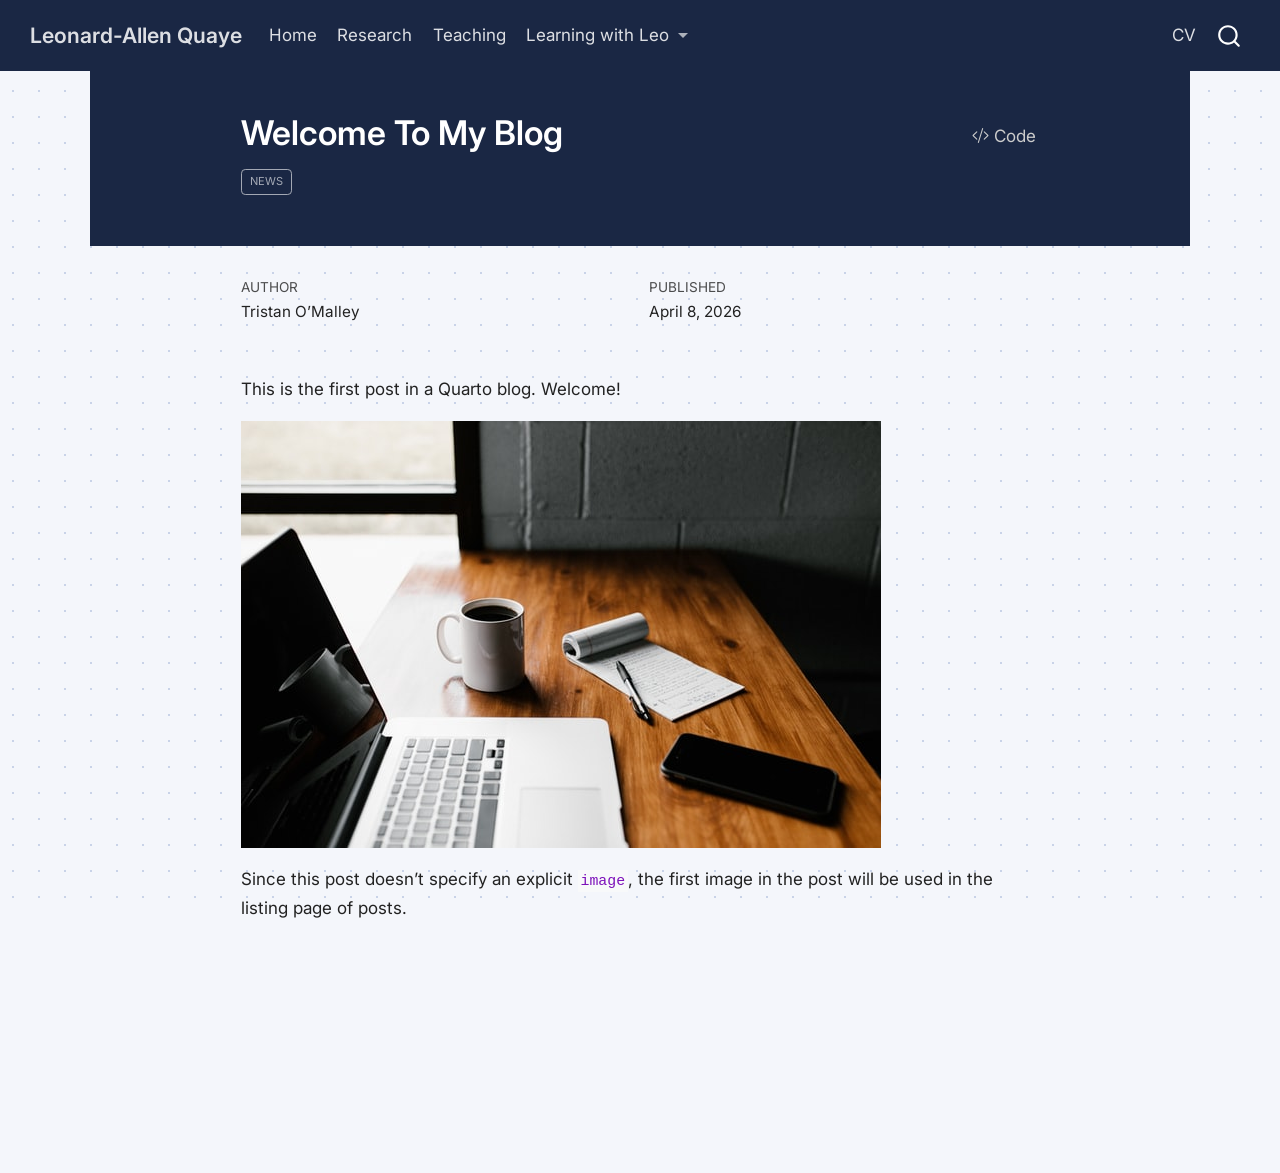
<file: docs/posts/welcome/index.html>
<!DOCTYPE html>
<html xmlns="http://www.w3.org/1999/xhtml" lang="en" xml:lang="en"><head>

<meta charset="utf-8">
<meta name="generator" content="quarto-1.5.57">

<meta name="viewport" content="width=device-width, initial-scale=1.0, user-scalable=yes">

<meta name="author" content="Tristan O’Malley">
<meta name="dcterms.date" content="2026-04-08">

<title>Welcome To My Blog – Leonard-Allen Quaye</title>
<style>
code{white-space: pre-wrap;}
span.smallcaps{font-variant: small-caps;}
div.columns{display: flex; gap: min(4vw, 1.5em);}
div.column{flex: auto; overflow-x: auto;}
div.hanging-indent{margin-left: 1.5em; text-indent: -1.5em;}
ul.task-list{list-style: none;}
ul.task-list li input[type="checkbox"] {
  width: 0.8em;
  margin: 0 0.8em 0.2em -1em; /* quarto-specific, see https://github.com/quarto-dev/quarto-cli/issues/4556 */ 
  vertical-align: middle;
}
/* CSS for syntax highlighting */
pre > code.sourceCode { white-space: pre; position: relative; }
pre > code.sourceCode > span { line-height: 1.25; }
pre > code.sourceCode > span:empty { height: 1.2em; }
.sourceCode { overflow: visible; }
code.sourceCode > span { color: inherit; text-decoration: inherit; }
div.sourceCode { margin: 1em 0; }
pre.sourceCode { margin: 0; }
@media screen {
div.sourceCode { overflow: auto; }
}
@media print {
pre > code.sourceCode { white-space: pre-wrap; }
pre > code.sourceCode > span { display: inline-block; text-indent: -5em; padding-left: 5em; }
}
pre.numberSource code
  { counter-reset: source-line 0; }
pre.numberSource code > span
  { position: relative; left: -4em; counter-increment: source-line; }
pre.numberSource code > span > a:first-child::before
  { content: counter(source-line);
    position: relative; left: -1em; text-align: right; vertical-align: baseline;
    border: none; display: inline-block;
    -webkit-touch-callout: none; -webkit-user-select: none;
    -khtml-user-select: none; -moz-user-select: none;
    -ms-user-select: none; user-select: none;
    padding: 0 4px; width: 4em;
  }
pre.numberSource { margin-left: 3em;  padding-left: 4px; }
div.sourceCode
  {   }
@media screen {
pre > code.sourceCode > span > a:first-child::before { text-decoration: underline; }
}
</style>


<script src="../../site_libs/quarto-nav/quarto-nav.js"></script>
<script src="../../site_libs/quarto-nav/headroom.min.js"></script>
<script src="../../site_libs/clipboard/clipboard.min.js"></script>
<script src="../../site_libs/quarto-search/autocomplete.umd.js"></script>
<script src="../../site_libs/quarto-search/fuse.min.js"></script>
<script src="../../site_libs/quarto-search/quarto-search.js"></script>
<meta name="quarto:offset" content="../../">
<script src="../../site_libs/quarto-html/quarto.js"></script>
<script src="../../site_libs/quarto-html/popper.min.js"></script>
<script src="../../site_libs/quarto-html/tippy.umd.min.js"></script>
<script src="../../site_libs/quarto-html/anchor.min.js"></script>
<link href="../../site_libs/quarto-html/tippy.css" rel="stylesheet">
<link href="../../site_libs/quarto-html/quarto-syntax-highlighting.css" rel="stylesheet" id="quarto-text-highlighting-styles">
<script src="../../site_libs/bootstrap/bootstrap.min.js"></script>
<link href="../../site_libs/bootstrap/bootstrap-icons.css" rel="stylesheet">
<link href="../../site_libs/bootstrap/bootstrap.min.css" rel="stylesheet" id="quarto-bootstrap" data-mode="light">
<script id="quarto-search-options" type="application/json">{
  "location": "navbar",
  "copy-button": false,
  "collapse-after": 3,
  "panel-placement": "end",
  "type": "overlay",
  "limit": 50,
  "keyboard-shortcut": [
    "f",
    "/",
    "s"
  ],
  "show-item-context": false,
  "language": {
    "search-no-results-text": "No results",
    "search-matching-documents-text": "matching documents",
    "search-copy-link-title": "Copy link to search",
    "search-hide-matches-text": "Hide additional matches",
    "search-more-match-text": "more match in this document",
    "search-more-matches-text": "more matches in this document",
    "search-clear-button-title": "Clear",
    "search-text-placeholder": "",
    "search-detached-cancel-button-title": "Cancel",
    "search-submit-button-title": "Submit",
    "search-label": "Search"
  }
}</script>


</head>

<body class="nav-fixed fullcontent">

<div id="quarto-search-results"></div>
  <header id="quarto-header" class="headroom fixed-top quarto-banner">
    <nav class="navbar navbar-expand-lg " data-bs-theme="dark">
      <div class="navbar-container container-fluid">
      <div class="navbar-brand-container mx-auto">
    <a class="navbar-brand" href="../../index.html">
    <span class="navbar-title">Leonard-Allen Quaye</span>
    </a>
  </div>
            <div id="quarto-search" class="" title="Search"></div>
          <button class="navbar-toggler" type="button" data-bs-toggle="collapse" data-bs-target="#navbarCollapse" aria-controls="navbarCollapse" role="menu" aria-expanded="false" aria-label="Toggle navigation" onclick="if (window.quartoToggleHeadroom) { window.quartoToggleHeadroom(); }">
  <span class="navbar-toggler-icon"></span>
</button>
          <div class="collapse navbar-collapse" id="navbarCollapse">
            <ul class="navbar-nav navbar-nav-scroll me-auto">
  <li class="nav-item">
    <a class="nav-link" href="../../index.html"> 
<span class="menu-text">Home</span></a>
  </li>  
  <li class="nav-item">
    <a class="nav-link" href="../../research.html"> 
<span class="menu-text">Research</span></a>
  </li>  
  <li class="nav-item">
    <a class="nav-link" href="../../teaching.html"> 
<span class="menu-text">Teaching</span></a>
  </li>  
  <li class="nav-item dropdown ">
    <a class="nav-link dropdown-toggle" href="#" id="nav-menu-learning-with-leo" role="link" data-bs-toggle="dropdown" aria-expanded="false">
 <span class="menu-text">Learning with Leo</span>
    </a>
    <ul class="dropdown-menu" aria-labelledby="nav-menu-learning-with-leo">    
        <li>
    <a class="dropdown-item" href="../../causal-modeling.html">
 <span class="dropdown-text">Causal Modeling</span></a>
  </li>  
        <li>
    <a class="dropdown-item" href="../../big-data-ml.html">
 <span class="dropdown-text">Big Data &amp; Machine Learning</span></a>
  </li>  
        <li>
    <a class="dropdown-item" href="../../time-series.html">
 <span class="dropdown-text">Time Series Forecasting</span></a>
  </li>  
    </ul>
  </li>
</ul>
            <ul class="navbar-nav navbar-nav-scroll ms-auto">
  <li class="nav-item">
    <a class="nav-link" href="../../cv.html"> 
<span class="menu-text">CV</span></a>
  </li>  
</ul>
          </div> <!-- /navcollapse -->
            <div class="quarto-navbar-tools">
</div>
      </div> <!-- /container-fluid -->
    </nav>
</header>
<!-- content -->
<header id="title-block-header" class="quarto-title-block default page-columns page-full">
  <div class="quarto-title-banner page-columns page-full">
    <div class="quarto-title column-body">
      <div class="quarto-title-block"><div><h1 class="title">Welcome To My Blog</h1><button type="button" class="btn code-tools-button" id="quarto-code-tools-source"><i class="bi"></i> Code</button></div></div>
                                <div class="quarto-categories">
                <div class="quarto-category">news</div>
              </div>
                  </div>
  </div>
    
  
  <div class="quarto-title-meta">

      <div>
      <div class="quarto-title-meta-heading">Author</div>
      <div class="quarto-title-meta-contents">
               <p>Tristan O’Malley </p>
            </div>
    </div>
      
      <div>
      <div class="quarto-title-meta-heading">Published</div>
      <div class="quarto-title-meta-contents">
        <p class="date">April 8, 2026</p>
      </div>
    </div>
    
      
    </div>
    
  
  </header><div id="quarto-content" class="quarto-container page-columns page-rows-contents page-layout-article page-navbar">
<!-- sidebar -->
<!-- margin-sidebar -->
    
<!-- main -->
<main class="content quarto-banner-title-block" id="quarto-document-content">





<p>This is the first post in a Quarto blog. Welcome!</p>
<p><img src="thumbnail.jpg" class="img-fluid"></p>
<p>Since this post doesn’t specify an explicit <code>image</code>, the first image in the post will be used in the listing page of posts.</p>


<!-- -->


</main> <!-- /main -->
<script id="quarto-html-after-body" type="application/javascript">
window.document.addEventListener("DOMContentLoaded", function (event) {
  const toggleBodyColorMode = (bsSheetEl) => {
    const mode = bsSheetEl.getAttribute("data-mode");
    const bodyEl = window.document.querySelector("body");
    if (mode === "dark") {
      bodyEl.classList.add("quarto-dark");
      bodyEl.classList.remove("quarto-light");
    } else {
      bodyEl.classList.add("quarto-light");
      bodyEl.classList.remove("quarto-dark");
    }
  }
  const toggleBodyColorPrimary = () => {
    const bsSheetEl = window.document.querySelector("link#quarto-bootstrap");
    if (bsSheetEl) {
      toggleBodyColorMode(bsSheetEl);
    }
  }
  toggleBodyColorPrimary();  
  const icon = "";
  const anchorJS = new window.AnchorJS();
  anchorJS.options = {
    placement: 'right',
    icon: icon
  };
  anchorJS.add('.anchored');
  const isCodeAnnotation = (el) => {
    for (const clz of el.classList) {
      if (clz.startsWith('code-annotation-')) {                     
        return true;
      }
    }
    return false;
  }
  const onCopySuccess = function(e) {
    // button target
    const button = e.trigger;
    // don't keep focus
    button.blur();
    // flash "checked"
    button.classList.add('code-copy-button-checked');
    var currentTitle = button.getAttribute("title");
    button.setAttribute("title", "Copied!");
    let tooltip;
    if (window.bootstrap) {
      button.setAttribute("data-bs-toggle", "tooltip");
      button.setAttribute("data-bs-placement", "left");
      button.setAttribute("data-bs-title", "Copied!");
      tooltip = new bootstrap.Tooltip(button, 
        { trigger: "manual", 
          customClass: "code-copy-button-tooltip",
          offset: [0, -8]});
      tooltip.show();    
    }
    setTimeout(function() {
      if (tooltip) {
        tooltip.hide();
        button.removeAttribute("data-bs-title");
        button.removeAttribute("data-bs-toggle");
        button.removeAttribute("data-bs-placement");
      }
      button.setAttribute("title", currentTitle);
      button.classList.remove('code-copy-button-checked');
    }, 1000);
    // clear code selection
    e.clearSelection();
  }
  const getTextToCopy = function(trigger) {
      const codeEl = trigger.previousElementSibling.cloneNode(true);
      for (const childEl of codeEl.children) {
        if (isCodeAnnotation(childEl)) {
          childEl.remove();
        }
      }
      return codeEl.innerText;
  }
  const clipboard = new window.ClipboardJS('.code-copy-button:not([data-in-quarto-modal])', {
    text: getTextToCopy
  });
  clipboard.on('success', onCopySuccess);
  if (window.document.getElementById('quarto-embedded-source-code-modal')) {
    // For code content inside modals, clipBoardJS needs to be initialized with a container option
    // TODO: Check when it could be a function (https://github.com/zenorocha/clipboard.js/issues/860)
    const clipboardModal = new window.ClipboardJS('.code-copy-button[data-in-quarto-modal]', {
      text: getTextToCopy,
      container: window.document.getElementById('quarto-embedded-source-code-modal')
    });
    clipboardModal.on('success', onCopySuccess);
  }
  const viewSource = window.document.getElementById('quarto-view-source') ||
                     window.document.getElementById('quarto-code-tools-source');
  if (viewSource) {
    const sourceUrl = viewSource.getAttribute("data-quarto-source-url");
    viewSource.addEventListener("click", function(e) {
      if (sourceUrl) {
        // rstudio viewer pane
        if (/\bcapabilities=\b/.test(window.location)) {
          window.open(sourceUrl);
        } else {
          window.location.href = sourceUrl;
        }
      } else {
        const modal = new bootstrap.Modal(document.getElementById('quarto-embedded-source-code-modal'));
        modal.show();
      }
      return false;
    });
  }
  function toggleCodeHandler(show) {
    return function(e) {
      const detailsSrc = window.document.querySelectorAll(".cell > details > .sourceCode");
      for (let i=0; i<detailsSrc.length; i++) {
        const details = detailsSrc[i].parentElement;
        if (show) {
          details.open = true;
        } else {
          details.removeAttribute("open");
        }
      }
      const cellCodeDivs = window.document.querySelectorAll(".cell > .sourceCode");
      const fromCls = show ? "hidden" : "unhidden";
      const toCls = show ? "unhidden" : "hidden";
      for (let i=0; i<cellCodeDivs.length; i++) {
        const codeDiv = cellCodeDivs[i];
        if (codeDiv.classList.contains(fromCls)) {
          codeDiv.classList.remove(fromCls);
          codeDiv.classList.add(toCls);
        } 
      }
      return false;
    }
  }
  const hideAllCode = window.document.getElementById("quarto-hide-all-code");
  if (hideAllCode) {
    hideAllCode.addEventListener("click", toggleCodeHandler(false));
  }
  const showAllCode = window.document.getElementById("quarto-show-all-code");
  if (showAllCode) {
    showAllCode.addEventListener("click", toggleCodeHandler(true));
  }
    var localhostRegex = new RegExp(/^(?:http|https):\/\/localhost\:?[0-9]*\//);
    var mailtoRegex = new RegExp(/^mailto:/);
      var filterRegex = new RegExp('/' + window.location.host + '/');
    var isInternal = (href) => {
        return filterRegex.test(href) || localhostRegex.test(href) || mailtoRegex.test(href);
    }
    // Inspect non-navigation links and adorn them if external
 	var links = window.document.querySelectorAll('a[href]:not(.nav-link):not(.navbar-brand):not(.toc-action):not(.sidebar-link):not(.sidebar-item-toggle):not(.pagination-link):not(.no-external):not([aria-hidden]):not(.dropdown-item):not(.quarto-navigation-tool):not(.about-link)');
    for (var i=0; i<links.length; i++) {
      const link = links[i];
      if (!isInternal(link.href)) {
        // undo the damage that might have been done by quarto-nav.js in the case of
        // links that we want to consider external
        if (link.dataset.originalHref !== undefined) {
          link.href = link.dataset.originalHref;
        }
      }
    }
  function tippyHover(el, contentFn, onTriggerFn, onUntriggerFn) {
    const config = {
      allowHTML: true,
      maxWidth: 500,
      delay: 100,
      arrow: false,
      appendTo: function(el) {
          return el.parentElement;
      },
      interactive: true,
      interactiveBorder: 10,
      theme: 'quarto',
      placement: 'bottom-start',
    };
    if (contentFn) {
      config.content = contentFn;
    }
    if (onTriggerFn) {
      config.onTrigger = onTriggerFn;
    }
    if (onUntriggerFn) {
      config.onUntrigger = onUntriggerFn;
    }
    window.tippy(el, config); 
  }
  const noterefs = window.document.querySelectorAll('a[role="doc-noteref"]');
  for (var i=0; i<noterefs.length; i++) {
    const ref = noterefs[i];
    tippyHover(ref, function() {
      // use id or data attribute instead here
      let href = ref.getAttribute('data-footnote-href') || ref.getAttribute('href');
      try { href = new URL(href).hash; } catch {}
      const id = href.replace(/^#\/?/, "");
      const note = window.document.getElementById(id);
      if (note) {
        return note.innerHTML;
      } else {
        return "";
      }
    });
  }
  const xrefs = window.document.querySelectorAll('a.quarto-xref');
  const processXRef = (id, note) => {
    // Strip column container classes
    const stripColumnClz = (el) => {
      el.classList.remove("page-full", "page-columns");
      if (el.children) {
        for (const child of el.children) {
          stripColumnClz(child);
        }
      }
    }
    stripColumnClz(note)
    if (id === null || id.startsWith('sec-')) {
      // Special case sections, only their first couple elements
      const container = document.createElement("div");
      if (note.children && note.children.length > 2) {
        container.appendChild(note.children[0].cloneNode(true));
        for (let i = 1; i < note.children.length; i++) {
          const child = note.children[i];
          if (child.tagName === "P" && child.innerText === "") {
            continue;
          } else {
            container.appendChild(child.cloneNode(true));
            break;
          }
        }
        if (window.Quarto?.typesetMath) {
          window.Quarto.typesetMath(container);
        }
        return container.innerHTML
      } else {
        if (window.Quarto?.typesetMath) {
          window.Quarto.typesetMath(note);
        }
        return note.innerHTML;
      }
    } else {
      // Remove any anchor links if they are present
      const anchorLink = note.querySelector('a.anchorjs-link');
      if (anchorLink) {
        anchorLink.remove();
      }
      if (window.Quarto?.typesetMath) {
        window.Quarto.typesetMath(note);
      }
      // TODO in 1.5, we should make sure this works without a callout special case
      if (note.classList.contains("callout")) {
        return note.outerHTML;
      } else {
        return note.innerHTML;
      }
    }
  }
  for (var i=0; i<xrefs.length; i++) {
    const xref = xrefs[i];
    tippyHover(xref, undefined, function(instance) {
      instance.disable();
      let url = xref.getAttribute('href');
      let hash = undefined; 
      if (url.startsWith('#')) {
        hash = url;
      } else {
        try { hash = new URL(url).hash; } catch {}
      }
      if (hash) {
        const id = hash.replace(/^#\/?/, "");
        const note = window.document.getElementById(id);
        if (note !== null) {
          try {
            const html = processXRef(id, note.cloneNode(true));
            instance.setContent(html);
          } finally {
            instance.enable();
            instance.show();
          }
        } else {
          // See if we can fetch this
          fetch(url.split('#')[0])
          .then(res => res.text())
          .then(html => {
            const parser = new DOMParser();
            const htmlDoc = parser.parseFromString(html, "text/html");
            const note = htmlDoc.getElementById(id);
            if (note !== null) {
              const html = processXRef(id, note);
              instance.setContent(html);
            } 
          }).finally(() => {
            instance.enable();
            instance.show();
          });
        }
      } else {
        // See if we can fetch a full url (with no hash to target)
        // This is a special case and we should probably do some content thinning / targeting
        fetch(url)
        .then(res => res.text())
        .then(html => {
          const parser = new DOMParser();
          const htmlDoc = parser.parseFromString(html, "text/html");
          const note = htmlDoc.querySelector('main.content');
          if (note !== null) {
            // This should only happen for chapter cross references
            // (since there is no id in the URL)
            // remove the first header
            if (note.children.length > 0 && note.children[0].tagName === "HEADER") {
              note.children[0].remove();
            }
            const html = processXRef(null, note);
            instance.setContent(html);
          } 
        }).finally(() => {
          instance.enable();
          instance.show();
        });
      }
    }, function(instance) {
    });
  }
      let selectedAnnoteEl;
      const selectorForAnnotation = ( cell, annotation) => {
        let cellAttr = 'data-code-cell="' + cell + '"';
        let lineAttr = 'data-code-annotation="' +  annotation + '"';
        const selector = 'span[' + cellAttr + '][' + lineAttr + ']';
        return selector;
      }
      const selectCodeLines = (annoteEl) => {
        const doc = window.document;
        const targetCell = annoteEl.getAttribute("data-target-cell");
        const targetAnnotation = annoteEl.getAttribute("data-target-annotation");
        const annoteSpan = window.document.querySelector(selectorForAnnotation(targetCell, targetAnnotation));
        const lines = annoteSpan.getAttribute("data-code-lines").split(",");
        const lineIds = lines.map((line) => {
          return targetCell + "-" + line;
        })
        let top = null;
        let height = null;
        let parent = null;
        if (lineIds.length > 0) {
            //compute the position of the single el (top and bottom and make a div)
            const el = window.document.getElementById(lineIds[0]);
            top = el.offsetTop;
            height = el.offsetHeight;
            parent = el.parentElement.parentElement;
          if (lineIds.length > 1) {
            const lastEl = window.document.getElementById(lineIds[lineIds.length - 1]);
            const bottom = lastEl.offsetTop + lastEl.offsetHeight;
            height = bottom - top;
          }
          if (top !== null && height !== null && parent !== null) {
            // cook up a div (if necessary) and position it 
            let div = window.document.getElementById("code-annotation-line-highlight");
            if (div === null) {
              div = window.document.createElement("div");
              div.setAttribute("id", "code-annotation-line-highlight");
              div.style.position = 'absolute';
              parent.appendChild(div);
            }
            div.style.top = top - 2 + "px";
            div.style.height = height + 4 + "px";
            div.style.left = 0;
            let gutterDiv = window.document.getElementById("code-annotation-line-highlight-gutter");
            if (gutterDiv === null) {
              gutterDiv = window.document.createElement("div");
              gutterDiv.setAttribute("id", "code-annotation-line-highlight-gutter");
              gutterDiv.style.position = 'absolute';
              const codeCell = window.document.getElementById(targetCell);
              const gutter = codeCell.querySelector('.code-annotation-gutter');
              gutter.appendChild(gutterDiv);
            }
            gutterDiv.style.top = top - 2 + "px";
            gutterDiv.style.height = height + 4 + "px";
          }
          selectedAnnoteEl = annoteEl;
        }
      };
      const unselectCodeLines = () => {
        const elementsIds = ["code-annotation-line-highlight", "code-annotation-line-highlight-gutter"];
        elementsIds.forEach((elId) => {
          const div = window.document.getElementById(elId);
          if (div) {
            div.remove();
          }
        });
        selectedAnnoteEl = undefined;
      };
        // Handle positioning of the toggle
    window.addEventListener(
      "resize",
      throttle(() => {
        elRect = undefined;
        if (selectedAnnoteEl) {
          selectCodeLines(selectedAnnoteEl);
        }
      }, 10)
    );
    function throttle(fn, ms) {
    let throttle = false;
    let timer;
      return (...args) => {
        if(!throttle) { // first call gets through
            fn.apply(this, args);
            throttle = true;
        } else { // all the others get throttled
            if(timer) clearTimeout(timer); // cancel #2
            timer = setTimeout(() => {
              fn.apply(this, args);
              timer = throttle = false;
            }, ms);
        }
      };
    }
      // Attach click handler to the DT
      const annoteDls = window.document.querySelectorAll('dt[data-target-cell]');
      for (const annoteDlNode of annoteDls) {
        annoteDlNode.addEventListener('click', (event) => {
          const clickedEl = event.target;
          if (clickedEl !== selectedAnnoteEl) {
            unselectCodeLines();
            const activeEl = window.document.querySelector('dt[data-target-cell].code-annotation-active');
            if (activeEl) {
              activeEl.classList.remove('code-annotation-active');
            }
            selectCodeLines(clickedEl);
            clickedEl.classList.add('code-annotation-active');
          } else {
            // Unselect the line
            unselectCodeLines();
            clickedEl.classList.remove('code-annotation-active');
          }
        });
      }
  const findCites = (el) => {
    const parentEl = el.parentElement;
    if (parentEl) {
      const cites = parentEl.dataset.cites;
      if (cites) {
        return {
          el,
          cites: cites.split(' ')
        };
      } else {
        return findCites(el.parentElement)
      }
    } else {
      return undefined;
    }
  };
  var bibliorefs = window.document.querySelectorAll('a[role="doc-biblioref"]');
  for (var i=0; i<bibliorefs.length; i++) {
    const ref = bibliorefs[i];
    const citeInfo = findCites(ref);
    if (citeInfo) {
      tippyHover(citeInfo.el, function() {
        var popup = window.document.createElement('div');
        citeInfo.cites.forEach(function(cite) {
          var citeDiv = window.document.createElement('div');
          citeDiv.classList.add('hanging-indent');
          citeDiv.classList.add('csl-entry');
          var biblioDiv = window.document.getElementById('ref-' + cite);
          if (biblioDiv) {
            citeDiv.innerHTML = biblioDiv.innerHTML;
          }
          popup.appendChild(citeDiv);
        });
        return popup.innerHTML;
      });
    }
  }
});
</script><div class="modal fade" id="quarto-embedded-source-code-modal" tabindex="-1" aria-labelledby="quarto-embedded-source-code-modal-label" aria-hidden="true"><div class="modal-dialog modal-dialog-scrollable"><div class="modal-content"><div class="modal-header"><h5 class="modal-title" id="quarto-embedded-source-code-modal-label">Source Code</h5><button class="btn-close" data-bs-dismiss="modal"></button></div><div class="modal-body"><div class="">
<div class="sourceCode" id="cb1" data-shortcodes="false"><pre class="sourceCode markdown code-with-copy"><code class="sourceCode markdown"><span id="cb1-1"><a href="#cb1-1" aria-hidden="true" tabindex="-1"></a><span class="co">---</span></span>
<span id="cb1-2"><a href="#cb1-2" aria-hidden="true" tabindex="-1"></a><span class="an">title:</span><span class="co"> "Welcome To My Blog"</span></span>
<span id="cb1-3"><a href="#cb1-3" aria-hidden="true" tabindex="-1"></a><span class="an">author:</span><span class="co"> "Tristan O'Malley"</span></span>
<span id="cb1-4"><a href="#cb1-4" aria-hidden="true" tabindex="-1"></a><span class="an">date:</span><span class="co"> "2026-04-08"</span></span>
<span id="cb1-5"><a href="#cb1-5" aria-hidden="true" tabindex="-1"></a><span class="an">categories:</span><span class="co"> [news]</span></span>
<span id="cb1-6"><a href="#cb1-6" aria-hidden="true" tabindex="-1"></a><span class="co">---</span></span>
<span id="cb1-7"><a href="#cb1-7" aria-hidden="true" tabindex="-1"></a></span>
<span id="cb1-8"><a href="#cb1-8" aria-hidden="true" tabindex="-1"></a>This is the first post in a Quarto blog. Welcome!</span>
<span id="cb1-9"><a href="#cb1-9" aria-hidden="true" tabindex="-1"></a></span>
<span id="cb1-10"><a href="#cb1-10" aria-hidden="true" tabindex="-1"></a><span class="al">![](thumbnail.jpg)</span></span>
<span id="cb1-11"><a href="#cb1-11" aria-hidden="true" tabindex="-1"></a></span>
<span id="cb1-12"><a href="#cb1-12" aria-hidden="true" tabindex="-1"></a>Since this post doesn't specify an explicit <span class="in">`image`</span>, the first image in the post will be used in the listing page of posts.</span></code><button title="Copy to Clipboard" class="code-copy-button" data-in-quarto-modal=""><i class="bi"></i></button></pre></div>
</div></div></div></div></div>
</div> <!-- /content -->




</body></html>
</file>
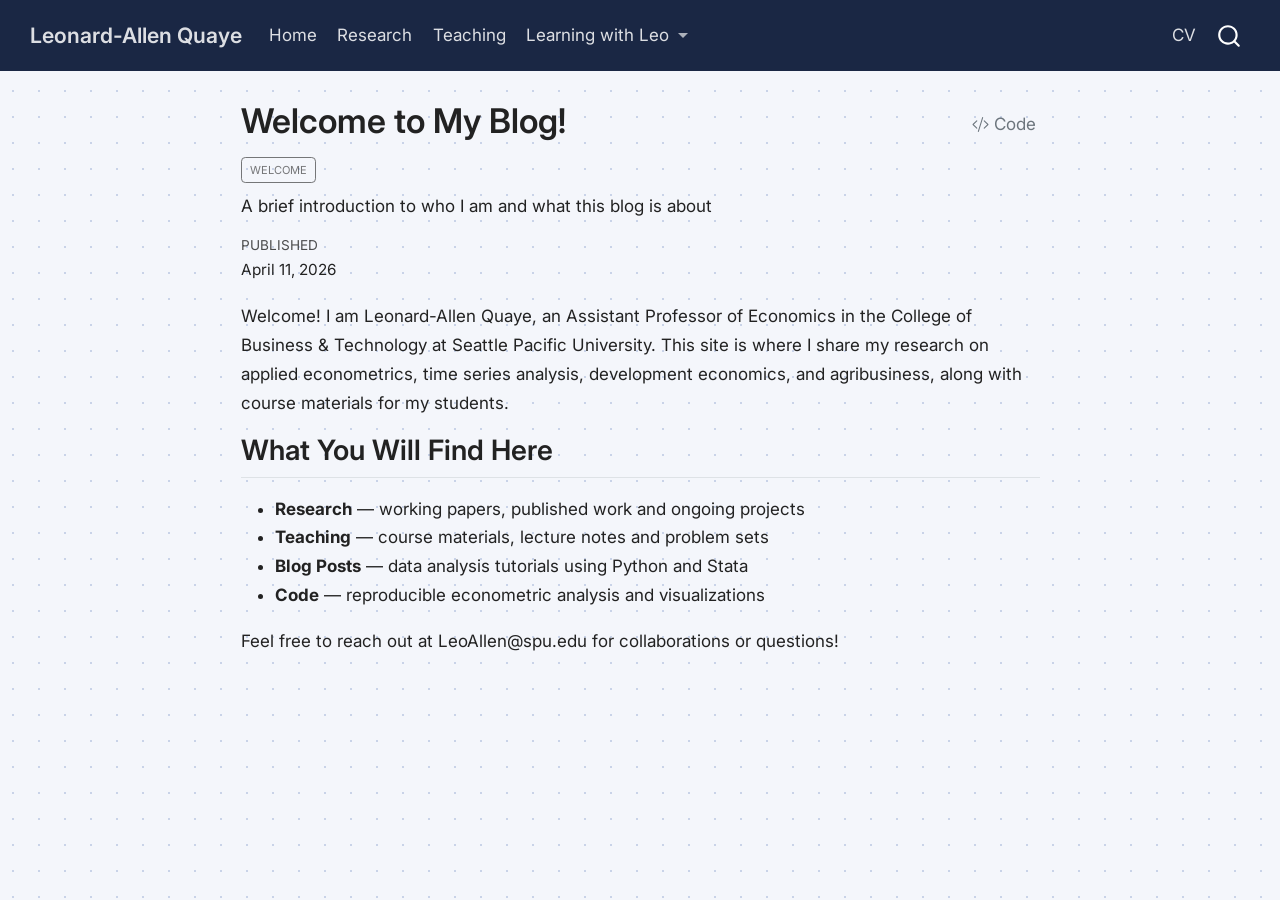
<file: docs/blog.html>
<!DOCTYPE html>
<html xmlns="http://www.w3.org/1999/xhtml" lang="en" xml:lang="en"><head>

<meta charset="utf-8">
<meta name="generator" content="quarto-1.5.57">

<meta name="viewport" content="width=device-width, initial-scale=1.0, user-scalable=yes">

<meta name="dcterms.date" content="2026-04-11">
<meta name="description" content="A brief introduction to who I am and what this blog is about">

<title>Welcome to My Blog! – Leonard-Allen Quaye</title>
<style>
code{white-space: pre-wrap;}
span.smallcaps{font-variant: small-caps;}
div.columns{display: flex; gap: min(4vw, 1.5em);}
div.column{flex: auto; overflow-x: auto;}
div.hanging-indent{margin-left: 1.5em; text-indent: -1.5em;}
ul.task-list{list-style: none;}
ul.task-list li input[type="checkbox"] {
  width: 0.8em;
  margin: 0 0.8em 0.2em -1em; /* quarto-specific, see https://github.com/quarto-dev/quarto-cli/issues/4556 */ 
  vertical-align: middle;
}
/* CSS for syntax highlighting */
pre > code.sourceCode { white-space: pre; position: relative; }
pre > code.sourceCode > span { line-height: 1.25; }
pre > code.sourceCode > span:empty { height: 1.2em; }
.sourceCode { overflow: visible; }
code.sourceCode > span { color: inherit; text-decoration: inherit; }
div.sourceCode { margin: 1em 0; }
pre.sourceCode { margin: 0; }
@media screen {
div.sourceCode { overflow: auto; }
}
@media print {
pre > code.sourceCode { white-space: pre-wrap; }
pre > code.sourceCode > span { display: inline-block; text-indent: -5em; padding-left: 5em; }
}
pre.numberSource code
  { counter-reset: source-line 0; }
pre.numberSource code > span
  { position: relative; left: -4em; counter-increment: source-line; }
pre.numberSource code > span > a:first-child::before
  { content: counter(source-line);
    position: relative; left: -1em; text-align: right; vertical-align: baseline;
    border: none; display: inline-block;
    -webkit-touch-callout: none; -webkit-user-select: none;
    -khtml-user-select: none; -moz-user-select: none;
    -ms-user-select: none; user-select: none;
    padding: 0 4px; width: 4em;
  }
pre.numberSource { margin-left: 3em;  padding-left: 4px; }
div.sourceCode
  {   }
@media screen {
pre > code.sourceCode > span > a:first-child::before { text-decoration: underline; }
}
</style>


<script src="site_libs/quarto-nav/quarto-nav.js"></script>
<script src="site_libs/quarto-nav/headroom.min.js"></script>
<script src="site_libs/clipboard/clipboard.min.js"></script>
<script src="site_libs/quarto-search/autocomplete.umd.js"></script>
<script src="site_libs/quarto-search/fuse.min.js"></script>
<script src="site_libs/quarto-search/quarto-search.js"></script>
<meta name="quarto:offset" content="./">
<script src="site_libs/quarto-html/quarto.js"></script>
<script src="site_libs/quarto-html/popper.min.js"></script>
<script src="site_libs/quarto-html/tippy.umd.min.js"></script>
<script src="site_libs/quarto-html/anchor.min.js"></script>
<link href="site_libs/quarto-html/tippy.css" rel="stylesheet">
<link href="site_libs/quarto-html/quarto-syntax-highlighting.css" rel="stylesheet" id="quarto-text-highlighting-styles">
<script src="site_libs/bootstrap/bootstrap.min.js"></script>
<link href="site_libs/bootstrap/bootstrap-icons.css" rel="stylesheet">
<link href="site_libs/bootstrap/bootstrap.min.css" rel="stylesheet" id="quarto-bootstrap" data-mode="light">
<script id="quarto-search-options" type="application/json">{
  "location": "navbar",
  "copy-button": false,
  "collapse-after": 3,
  "panel-placement": "end",
  "type": "overlay",
  "limit": 50,
  "keyboard-shortcut": [
    "f",
    "/",
    "s"
  ],
  "show-item-context": false,
  "language": {
    "search-no-results-text": "No results",
    "search-matching-documents-text": "matching documents",
    "search-copy-link-title": "Copy link to search",
    "search-hide-matches-text": "Hide additional matches",
    "search-more-match-text": "more match in this document",
    "search-more-matches-text": "more matches in this document",
    "search-clear-button-title": "Clear",
    "search-text-placeholder": "",
    "search-detached-cancel-button-title": "Cancel",
    "search-submit-button-title": "Submit",
    "search-label": "Search"
  }
}</script>


</head>

<body class="nav-fixed fullcontent">

<div id="quarto-search-results"></div>
  <header id="quarto-header" class="headroom fixed-top">
    <nav class="navbar navbar-expand-lg " data-bs-theme="dark">
      <div class="navbar-container container-fluid">
      <div class="navbar-brand-container mx-auto">
    <a class="navbar-brand" href="./index.html">
    <span class="navbar-title">Leonard-Allen Quaye</span>
    </a>
  </div>
            <div id="quarto-search" class="" title="Search"></div>
          <button class="navbar-toggler" type="button" data-bs-toggle="collapse" data-bs-target="#navbarCollapse" aria-controls="navbarCollapse" role="menu" aria-expanded="false" aria-label="Toggle navigation" onclick="if (window.quartoToggleHeadroom) { window.quartoToggleHeadroom(); }">
  <span class="navbar-toggler-icon"></span>
</button>
          <div class="collapse navbar-collapse" id="navbarCollapse">
            <ul class="navbar-nav navbar-nav-scroll me-auto">
  <li class="nav-item">
    <a class="nav-link" href="./index.html"> 
<span class="menu-text">Home</span></a>
  </li>  
  <li class="nav-item">
    <a class="nav-link" href="./research.html"> 
<span class="menu-text">Research</span></a>
  </li>  
  <li class="nav-item">
    <a class="nav-link" href="./teaching.html"> 
<span class="menu-text">Teaching</span></a>
  </li>  
  <li class="nav-item dropdown ">
    <a class="nav-link dropdown-toggle" href="#" id="nav-menu-learning-with-leo" role="link" data-bs-toggle="dropdown" aria-expanded="false">
 <span class="menu-text">Learning with Leo</span>
    </a>
    <ul class="dropdown-menu" aria-labelledby="nav-menu-learning-with-leo">    
        <li>
    <a class="dropdown-item" href="./causal-modeling.html">
 <span class="dropdown-text">Causal Modeling</span></a>
  </li>  
        <li>
    <a class="dropdown-item" href="./big-data-ml.html">
 <span class="dropdown-text">Big Data &amp; Machine Learning</span></a>
  </li>  
        <li>
    <a class="dropdown-item" href="./time-series.html">
 <span class="dropdown-text">Time Series Forecasting</span></a>
  </li>  
    </ul>
  </li>
</ul>
            <ul class="navbar-nav navbar-nav-scroll ms-auto">
  <li class="nav-item">
    <a class="nav-link" href="./cv.html"> 
<span class="menu-text">CV</span></a>
  </li>  
</ul>
          </div> <!-- /navcollapse -->
            <div class="quarto-navbar-tools">
</div>
      </div> <!-- /container-fluid -->
    </nav>
</header>
<!-- content -->
<div id="quarto-content" class="quarto-container page-columns page-rows-contents page-layout-article page-navbar">
<!-- sidebar -->
<!-- margin-sidebar -->
    
<!-- main -->
<main class="content" id="quarto-document-content">

<header id="title-block-header" class="quarto-title-block default">
<div class="quarto-title">
<div class="quarto-title-block"><div><h1 class="title">Welcome to My Blog!</h1><button type="button" class="btn code-tools-button" id="quarto-code-tools-source"><i class="bi"></i> Code</button></div></div>
  <div class="quarto-categories">
    <div class="quarto-category">Welcome</div>
  </div>
  </div>

<div>
  <div class="description">
    A brief introduction to who I am and what this blog is about
  </div>
</div>


<div class="quarto-title-meta">

    
    <div>
    <div class="quarto-title-meta-heading">Published</div>
    <div class="quarto-title-meta-contents">
      <p class="date">April 11, 2026</p>
    </div>
  </div>
  
    
  </div>
  


</header>


<p>Welcome! I am Leonard-Allen Quaye, an Assistant Professor of Economics in the College of Business &amp; Technology at Seattle Pacific University. This site is where I share my research on applied econometrics, time series analysis, development economics, and agribusiness, along with course materials for my students.</p>
<section id="what-you-will-find-here" class="level2">
<h2 class="anchored" data-anchor-id="what-you-will-find-here">What You Will Find Here</h2>
<ul>
<li><strong>Research</strong> — working papers, published work and ongoing projects</li>
<li><strong>Teaching</strong> — course materials, lecture notes and problem sets</li>
<li><strong>Blog Posts</strong> — data analysis tutorials using Python and Stata</li>
<li><strong>Code</strong> — reproducible econometric analysis and visualizations</li>
</ul>
<p>Feel free to reach out at LeoAllen@spu.edu for collaborations or questions!</p>


<!-- -->

</section>

</main> <!-- /main -->
<script id="quarto-html-after-body" type="application/javascript">
window.document.addEventListener("DOMContentLoaded", function (event) {
  const toggleBodyColorMode = (bsSheetEl) => {
    const mode = bsSheetEl.getAttribute("data-mode");
    const bodyEl = window.document.querySelector("body");
    if (mode === "dark") {
      bodyEl.classList.add("quarto-dark");
      bodyEl.classList.remove("quarto-light");
    } else {
      bodyEl.classList.add("quarto-light");
      bodyEl.classList.remove("quarto-dark");
    }
  }
  const toggleBodyColorPrimary = () => {
    const bsSheetEl = window.document.querySelector("link#quarto-bootstrap");
    if (bsSheetEl) {
      toggleBodyColorMode(bsSheetEl);
    }
  }
  toggleBodyColorPrimary();  
  const icon = "";
  const anchorJS = new window.AnchorJS();
  anchorJS.options = {
    placement: 'right',
    icon: icon
  };
  anchorJS.add('.anchored');
  const isCodeAnnotation = (el) => {
    for (const clz of el.classList) {
      if (clz.startsWith('code-annotation-')) {                     
        return true;
      }
    }
    return false;
  }
  const onCopySuccess = function(e) {
    // button target
    const button = e.trigger;
    // don't keep focus
    button.blur();
    // flash "checked"
    button.classList.add('code-copy-button-checked');
    var currentTitle = button.getAttribute("title");
    button.setAttribute("title", "Copied!");
    let tooltip;
    if (window.bootstrap) {
      button.setAttribute("data-bs-toggle", "tooltip");
      button.setAttribute("data-bs-placement", "left");
      button.setAttribute("data-bs-title", "Copied!");
      tooltip = new bootstrap.Tooltip(button, 
        { trigger: "manual", 
          customClass: "code-copy-button-tooltip",
          offset: [0, -8]});
      tooltip.show();    
    }
    setTimeout(function() {
      if (tooltip) {
        tooltip.hide();
        button.removeAttribute("data-bs-title");
        button.removeAttribute("data-bs-toggle");
        button.removeAttribute("data-bs-placement");
      }
      button.setAttribute("title", currentTitle);
      button.classList.remove('code-copy-button-checked');
    }, 1000);
    // clear code selection
    e.clearSelection();
  }
  const getTextToCopy = function(trigger) {
      const codeEl = trigger.previousElementSibling.cloneNode(true);
      for (const childEl of codeEl.children) {
        if (isCodeAnnotation(childEl)) {
          childEl.remove();
        }
      }
      return codeEl.innerText;
  }
  const clipboard = new window.ClipboardJS('.code-copy-button:not([data-in-quarto-modal])', {
    text: getTextToCopy
  });
  clipboard.on('success', onCopySuccess);
  if (window.document.getElementById('quarto-embedded-source-code-modal')) {
    // For code content inside modals, clipBoardJS needs to be initialized with a container option
    // TODO: Check when it could be a function (https://github.com/zenorocha/clipboard.js/issues/860)
    const clipboardModal = new window.ClipboardJS('.code-copy-button[data-in-quarto-modal]', {
      text: getTextToCopy,
      container: window.document.getElementById('quarto-embedded-source-code-modal')
    });
    clipboardModal.on('success', onCopySuccess);
  }
  const viewSource = window.document.getElementById('quarto-view-source') ||
                     window.document.getElementById('quarto-code-tools-source');
  if (viewSource) {
    const sourceUrl = viewSource.getAttribute("data-quarto-source-url");
    viewSource.addEventListener("click", function(e) {
      if (sourceUrl) {
        // rstudio viewer pane
        if (/\bcapabilities=\b/.test(window.location)) {
          window.open(sourceUrl);
        } else {
          window.location.href = sourceUrl;
        }
      } else {
        const modal = new bootstrap.Modal(document.getElementById('quarto-embedded-source-code-modal'));
        modal.show();
      }
      return false;
    });
  }
  function toggleCodeHandler(show) {
    return function(e) {
      const detailsSrc = window.document.querySelectorAll(".cell > details > .sourceCode");
      for (let i=0; i<detailsSrc.length; i++) {
        const details = detailsSrc[i].parentElement;
        if (show) {
          details.open = true;
        } else {
          details.removeAttribute("open");
        }
      }
      const cellCodeDivs = window.document.querySelectorAll(".cell > .sourceCode");
      const fromCls = show ? "hidden" : "unhidden";
      const toCls = show ? "unhidden" : "hidden";
      for (let i=0; i<cellCodeDivs.length; i++) {
        const codeDiv = cellCodeDivs[i];
        if (codeDiv.classList.contains(fromCls)) {
          codeDiv.classList.remove(fromCls);
          codeDiv.classList.add(toCls);
        } 
      }
      return false;
    }
  }
  const hideAllCode = window.document.getElementById("quarto-hide-all-code");
  if (hideAllCode) {
    hideAllCode.addEventListener("click", toggleCodeHandler(false));
  }
  const showAllCode = window.document.getElementById("quarto-show-all-code");
  if (showAllCode) {
    showAllCode.addEventListener("click", toggleCodeHandler(true));
  }
    var localhostRegex = new RegExp(/^(?:http|https):\/\/localhost\:?[0-9]*\//);
    var mailtoRegex = new RegExp(/^mailto:/);
      var filterRegex = new RegExp('/' + window.location.host + '/');
    var isInternal = (href) => {
        return filterRegex.test(href) || localhostRegex.test(href) || mailtoRegex.test(href);
    }
    // Inspect non-navigation links and adorn them if external
 	var links = window.document.querySelectorAll('a[href]:not(.nav-link):not(.navbar-brand):not(.toc-action):not(.sidebar-link):not(.sidebar-item-toggle):not(.pagination-link):not(.no-external):not([aria-hidden]):not(.dropdown-item):not(.quarto-navigation-tool):not(.about-link)');
    for (var i=0; i<links.length; i++) {
      const link = links[i];
      if (!isInternal(link.href)) {
        // undo the damage that might have been done by quarto-nav.js in the case of
        // links that we want to consider external
        if (link.dataset.originalHref !== undefined) {
          link.href = link.dataset.originalHref;
        }
      }
    }
  function tippyHover(el, contentFn, onTriggerFn, onUntriggerFn) {
    const config = {
      allowHTML: true,
      maxWidth: 500,
      delay: 100,
      arrow: false,
      appendTo: function(el) {
          return el.parentElement;
      },
      interactive: true,
      interactiveBorder: 10,
      theme: 'quarto',
      placement: 'bottom-start',
    };
    if (contentFn) {
      config.content = contentFn;
    }
    if (onTriggerFn) {
      config.onTrigger = onTriggerFn;
    }
    if (onUntriggerFn) {
      config.onUntrigger = onUntriggerFn;
    }
    window.tippy(el, config); 
  }
  const noterefs = window.document.querySelectorAll('a[role="doc-noteref"]');
  for (var i=0; i<noterefs.length; i++) {
    const ref = noterefs[i];
    tippyHover(ref, function() {
      // use id or data attribute instead here
      let href = ref.getAttribute('data-footnote-href') || ref.getAttribute('href');
      try { href = new URL(href).hash; } catch {}
      const id = href.replace(/^#\/?/, "");
      const note = window.document.getElementById(id);
      if (note) {
        return note.innerHTML;
      } else {
        return "";
      }
    });
  }
  const xrefs = window.document.querySelectorAll('a.quarto-xref');
  const processXRef = (id, note) => {
    // Strip column container classes
    const stripColumnClz = (el) => {
      el.classList.remove("page-full", "page-columns");
      if (el.children) {
        for (const child of el.children) {
          stripColumnClz(child);
        }
      }
    }
    stripColumnClz(note)
    if (id === null || id.startsWith('sec-')) {
      // Special case sections, only their first couple elements
      const container = document.createElement("div");
      if (note.children && note.children.length > 2) {
        container.appendChild(note.children[0].cloneNode(true));
        for (let i = 1; i < note.children.length; i++) {
          const child = note.children[i];
          if (child.tagName === "P" && child.innerText === "") {
            continue;
          } else {
            container.appendChild(child.cloneNode(true));
            break;
          }
        }
        if (window.Quarto?.typesetMath) {
          window.Quarto.typesetMath(container);
        }
        return container.innerHTML
      } else {
        if (window.Quarto?.typesetMath) {
          window.Quarto.typesetMath(note);
        }
        return note.innerHTML;
      }
    } else {
      // Remove any anchor links if they are present
      const anchorLink = note.querySelector('a.anchorjs-link');
      if (anchorLink) {
        anchorLink.remove();
      }
      if (window.Quarto?.typesetMath) {
        window.Quarto.typesetMath(note);
      }
      // TODO in 1.5, we should make sure this works without a callout special case
      if (note.classList.contains("callout")) {
        return note.outerHTML;
      } else {
        return note.innerHTML;
      }
    }
  }
  for (var i=0; i<xrefs.length; i++) {
    const xref = xrefs[i];
    tippyHover(xref, undefined, function(instance) {
      instance.disable();
      let url = xref.getAttribute('href');
      let hash = undefined; 
      if (url.startsWith('#')) {
        hash = url;
      } else {
        try { hash = new URL(url).hash; } catch {}
      }
      if (hash) {
        const id = hash.replace(/^#\/?/, "");
        const note = window.document.getElementById(id);
        if (note !== null) {
          try {
            const html = processXRef(id, note.cloneNode(true));
            instance.setContent(html);
          } finally {
            instance.enable();
            instance.show();
          }
        } else {
          // See if we can fetch this
          fetch(url.split('#')[0])
          .then(res => res.text())
          .then(html => {
            const parser = new DOMParser();
            const htmlDoc = parser.parseFromString(html, "text/html");
            const note = htmlDoc.getElementById(id);
            if (note !== null) {
              const html = processXRef(id, note);
              instance.setContent(html);
            } 
          }).finally(() => {
            instance.enable();
            instance.show();
          });
        }
      } else {
        // See if we can fetch a full url (with no hash to target)
        // This is a special case and we should probably do some content thinning / targeting
        fetch(url)
        .then(res => res.text())
        .then(html => {
          const parser = new DOMParser();
          const htmlDoc = parser.parseFromString(html, "text/html");
          const note = htmlDoc.querySelector('main.content');
          if (note !== null) {
            // This should only happen for chapter cross references
            // (since there is no id in the URL)
            // remove the first header
            if (note.children.length > 0 && note.children[0].tagName === "HEADER") {
              note.children[0].remove();
            }
            const html = processXRef(null, note);
            instance.setContent(html);
          } 
        }).finally(() => {
          instance.enable();
          instance.show();
        });
      }
    }, function(instance) {
    });
  }
      let selectedAnnoteEl;
      const selectorForAnnotation = ( cell, annotation) => {
        let cellAttr = 'data-code-cell="' + cell + '"';
        let lineAttr = 'data-code-annotation="' +  annotation + '"';
        const selector = 'span[' + cellAttr + '][' + lineAttr + ']';
        return selector;
      }
      const selectCodeLines = (annoteEl) => {
        const doc = window.document;
        const targetCell = annoteEl.getAttribute("data-target-cell");
        const targetAnnotation = annoteEl.getAttribute("data-target-annotation");
        const annoteSpan = window.document.querySelector(selectorForAnnotation(targetCell, targetAnnotation));
        const lines = annoteSpan.getAttribute("data-code-lines").split(",");
        const lineIds = lines.map((line) => {
          return targetCell + "-" + line;
        })
        let top = null;
        let height = null;
        let parent = null;
        if (lineIds.length > 0) {
            //compute the position of the single el (top and bottom and make a div)
            const el = window.document.getElementById(lineIds[0]);
            top = el.offsetTop;
            height = el.offsetHeight;
            parent = el.parentElement.parentElement;
          if (lineIds.length > 1) {
            const lastEl = window.document.getElementById(lineIds[lineIds.length - 1]);
            const bottom = lastEl.offsetTop + lastEl.offsetHeight;
            height = bottom - top;
          }
          if (top !== null && height !== null && parent !== null) {
            // cook up a div (if necessary) and position it 
            let div = window.document.getElementById("code-annotation-line-highlight");
            if (div === null) {
              div = window.document.createElement("div");
              div.setAttribute("id", "code-annotation-line-highlight");
              div.style.position = 'absolute';
              parent.appendChild(div);
            }
            div.style.top = top - 2 + "px";
            div.style.height = height + 4 + "px";
            div.style.left = 0;
            let gutterDiv = window.document.getElementById("code-annotation-line-highlight-gutter");
            if (gutterDiv === null) {
              gutterDiv = window.document.createElement("div");
              gutterDiv.setAttribute("id", "code-annotation-line-highlight-gutter");
              gutterDiv.style.position = 'absolute';
              const codeCell = window.document.getElementById(targetCell);
              const gutter = codeCell.querySelector('.code-annotation-gutter');
              gutter.appendChild(gutterDiv);
            }
            gutterDiv.style.top = top - 2 + "px";
            gutterDiv.style.height = height + 4 + "px";
          }
          selectedAnnoteEl = annoteEl;
        }
      };
      const unselectCodeLines = () => {
        const elementsIds = ["code-annotation-line-highlight", "code-annotation-line-highlight-gutter"];
        elementsIds.forEach((elId) => {
          const div = window.document.getElementById(elId);
          if (div) {
            div.remove();
          }
        });
        selectedAnnoteEl = undefined;
      };
        // Handle positioning of the toggle
    window.addEventListener(
      "resize",
      throttle(() => {
        elRect = undefined;
        if (selectedAnnoteEl) {
          selectCodeLines(selectedAnnoteEl);
        }
      }, 10)
    );
    function throttle(fn, ms) {
    let throttle = false;
    let timer;
      return (...args) => {
        if(!throttle) { // first call gets through
            fn.apply(this, args);
            throttle = true;
        } else { // all the others get throttled
            if(timer) clearTimeout(timer); // cancel #2
            timer = setTimeout(() => {
              fn.apply(this, args);
              timer = throttle = false;
            }, ms);
        }
      };
    }
      // Attach click handler to the DT
      const annoteDls = window.document.querySelectorAll('dt[data-target-cell]');
      for (const annoteDlNode of annoteDls) {
        annoteDlNode.addEventListener('click', (event) => {
          const clickedEl = event.target;
          if (clickedEl !== selectedAnnoteEl) {
            unselectCodeLines();
            const activeEl = window.document.querySelector('dt[data-target-cell].code-annotation-active');
            if (activeEl) {
              activeEl.classList.remove('code-annotation-active');
            }
            selectCodeLines(clickedEl);
            clickedEl.classList.add('code-annotation-active');
          } else {
            // Unselect the line
            unselectCodeLines();
            clickedEl.classList.remove('code-annotation-active');
          }
        });
      }
  const findCites = (el) => {
    const parentEl = el.parentElement;
    if (parentEl) {
      const cites = parentEl.dataset.cites;
      if (cites) {
        return {
          el,
          cites: cites.split(' ')
        };
      } else {
        return findCites(el.parentElement)
      }
    } else {
      return undefined;
    }
  };
  var bibliorefs = window.document.querySelectorAll('a[role="doc-biblioref"]');
  for (var i=0; i<bibliorefs.length; i++) {
    const ref = bibliorefs[i];
    const citeInfo = findCites(ref);
    if (citeInfo) {
      tippyHover(citeInfo.el, function() {
        var popup = window.document.createElement('div');
        citeInfo.cites.forEach(function(cite) {
          var citeDiv = window.document.createElement('div');
          citeDiv.classList.add('hanging-indent');
          citeDiv.classList.add('csl-entry');
          var biblioDiv = window.document.getElementById('ref-' + cite);
          if (biblioDiv) {
            citeDiv.innerHTML = biblioDiv.innerHTML;
          }
          popup.appendChild(citeDiv);
        });
        return popup.innerHTML;
      });
    }
  }
});
</script><div class="modal fade" id="quarto-embedded-source-code-modal" tabindex="-1" aria-labelledby="quarto-embedded-source-code-modal-label" aria-hidden="true"><div class="modal-dialog modal-dialog-scrollable"><div class="modal-content"><div class="modal-header"><h5 class="modal-title" id="quarto-embedded-source-code-modal-label">Source Code</h5><button class="btn-close" data-bs-dismiss="modal"></button></div><div class="modal-body"><div class="">
<div class="sourceCode" id="cb1" data-shortcodes="false"><pre class="sourceCode markdown code-with-copy"><code class="sourceCode markdown"><span id="cb1-1"><a href="#cb1-1" aria-hidden="true" tabindex="-1"></a><span class="co">---</span></span>
<span id="cb1-2"><a href="#cb1-2" aria-hidden="true" tabindex="-1"></a><span class="an">title:</span><span class="co"> "Welcome to My Blog!"</span></span>
<span id="cb1-3"><a href="#cb1-3" aria-hidden="true" tabindex="-1"></a><span class="an">date:</span><span class="co"> "2026-04-11"</span></span>
<span id="cb1-4"><a href="#cb1-4" aria-hidden="true" tabindex="-1"></a><span class="an">categories:</span><span class="co"> [Welcome]</span></span>
<span id="cb1-5"><a href="#cb1-5" aria-hidden="true" tabindex="-1"></a><span class="an">description:</span><span class="co"> "A brief introduction to who I am and what this blog is about"</span></span>
<span id="cb1-6"><a href="#cb1-6" aria-hidden="true" tabindex="-1"></a><span class="an">image:</span><span class="co"> "../../profile.jpg"</span></span>
<span id="cb1-7"><a href="#cb1-7" aria-hidden="true" tabindex="-1"></a><span class="co">---</span></span>
<span id="cb1-8"><a href="#cb1-8" aria-hidden="true" tabindex="-1"></a></span>
<span id="cb1-9"><a href="#cb1-9" aria-hidden="true" tabindex="-1"></a>Welcome! I am Leonard-Allen Quaye, an Assistant Professor of Economics in the College of Business &amp; Technology at Seattle Pacific University. This site is where I share my research on applied econometrics, time series analysis, development economics, and agribusiness, along with course materials for my students.</span>
<span id="cb1-10"><a href="#cb1-10" aria-hidden="true" tabindex="-1"></a></span>
<span id="cb1-11"><a href="#cb1-11" aria-hidden="true" tabindex="-1"></a><span class="fu">## What You Will Find Here</span></span>
<span id="cb1-12"><a href="#cb1-12" aria-hidden="true" tabindex="-1"></a></span>
<span id="cb1-13"><a href="#cb1-13" aria-hidden="true" tabindex="-1"></a><span class="ss">- </span>**Research** — working papers, published work and ongoing projects</span>
<span id="cb1-14"><a href="#cb1-14" aria-hidden="true" tabindex="-1"></a><span class="ss">- </span>**Teaching** — course materials, lecture notes and problem sets</span>
<span id="cb1-15"><a href="#cb1-15" aria-hidden="true" tabindex="-1"></a><span class="ss">- </span>**Blog Posts** — data analysis tutorials using Python and Stata</span>
<span id="cb1-16"><a href="#cb1-16" aria-hidden="true" tabindex="-1"></a><span class="ss">- </span>**Code** — reproducible econometric analysis and visualizations</span>
<span id="cb1-17"><a href="#cb1-17" aria-hidden="true" tabindex="-1"></a></span>
<span id="cb1-18"><a href="#cb1-18" aria-hidden="true" tabindex="-1"></a>Feel free to reach out at LeoAllen@spu.edu for collaborations or questions!</span></code><button title="Copy to Clipboard" class="code-copy-button" data-in-quarto-modal=""><i class="bi"></i></button></pre></div>
</div></div></div></div></div>
</div> <!-- /content -->




</body></html>
</file>
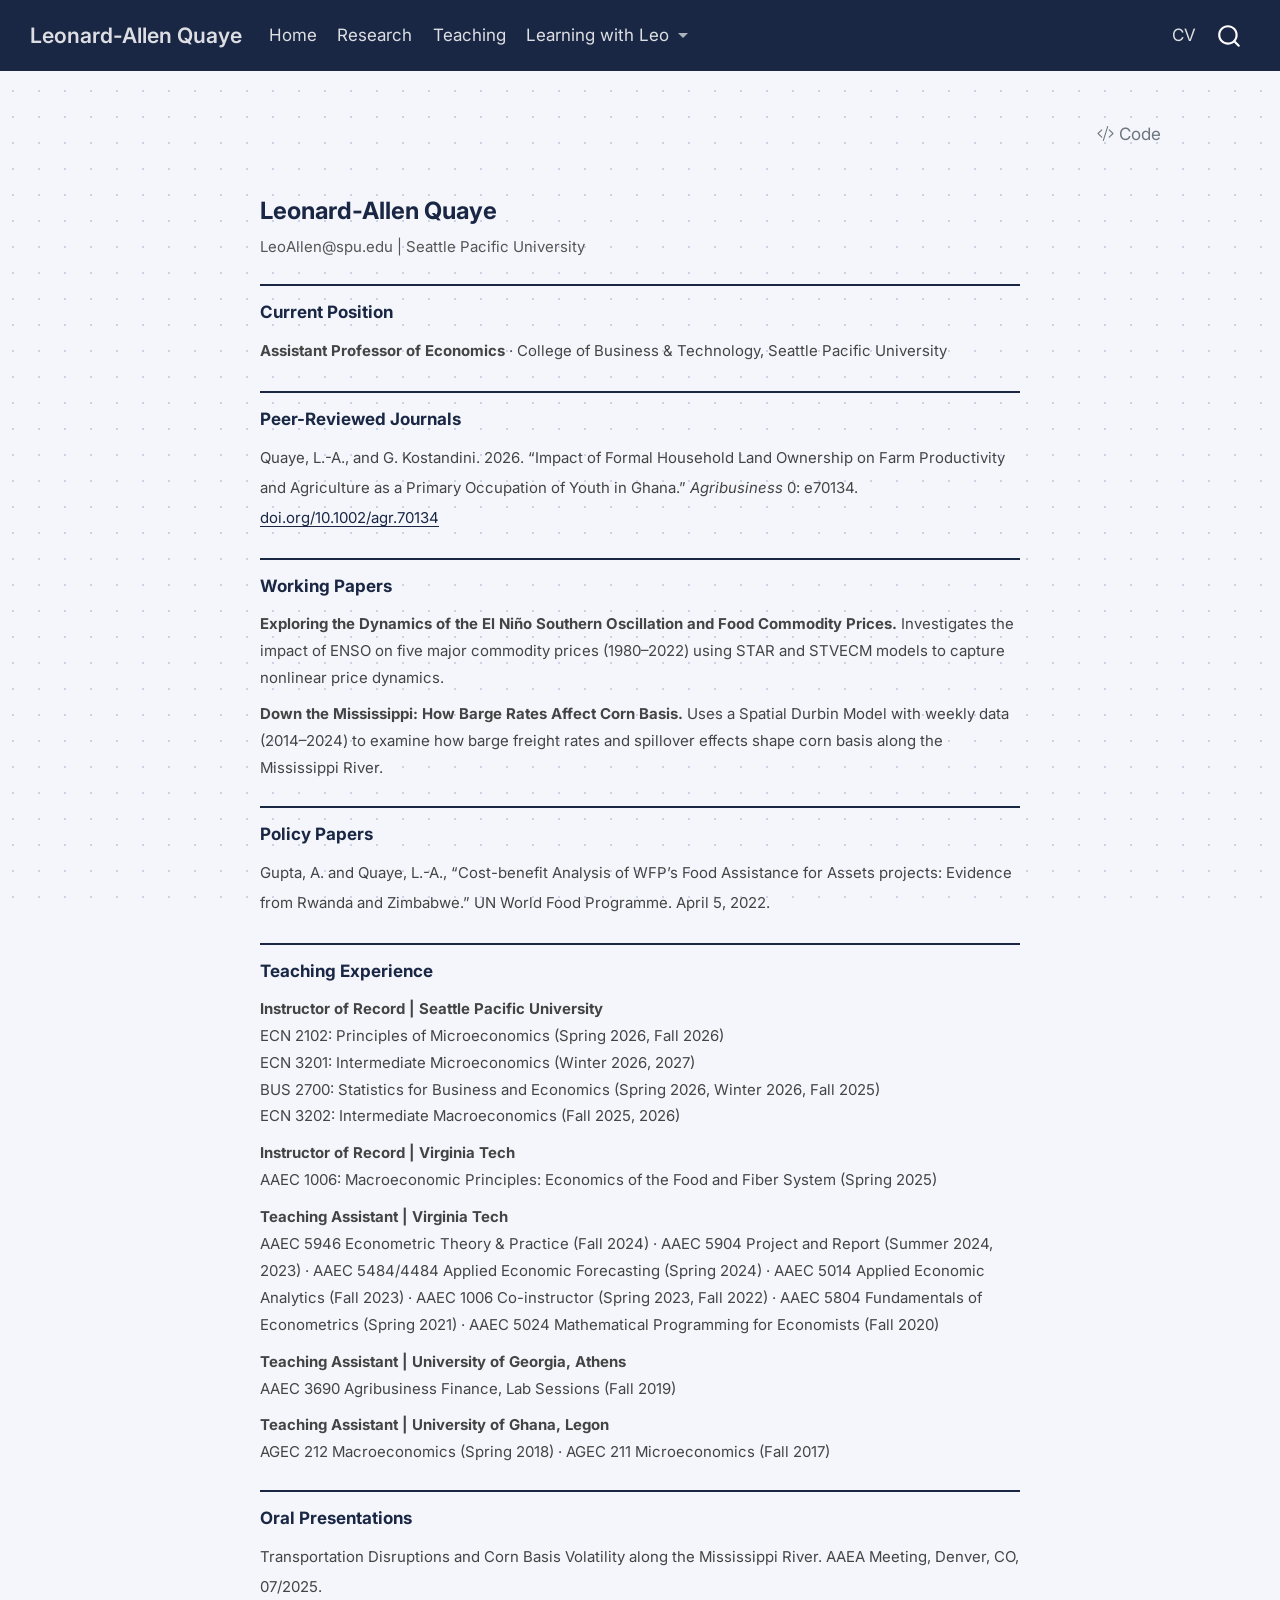
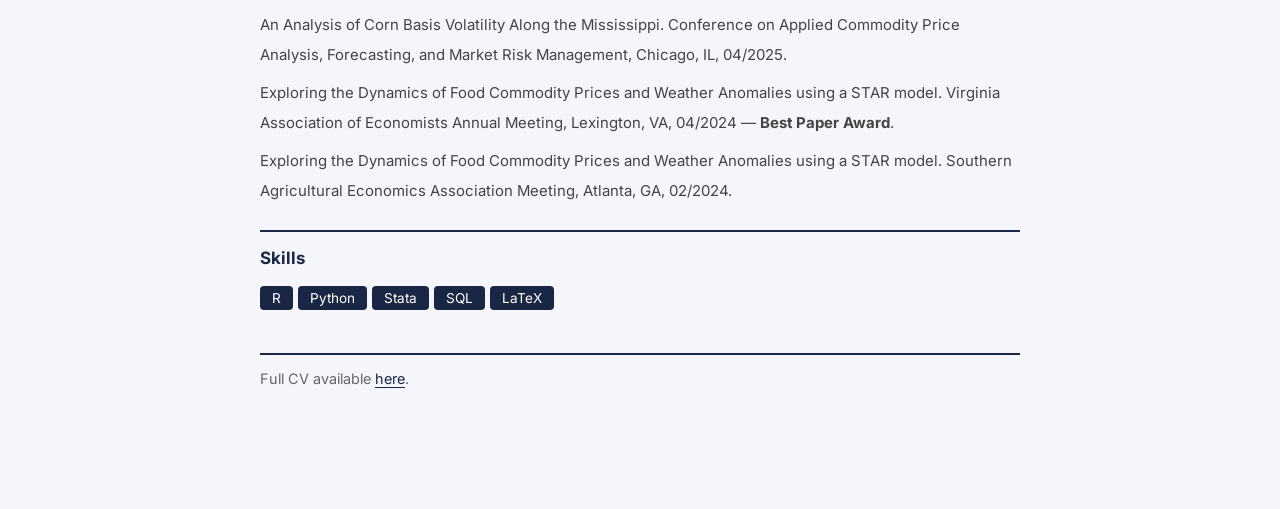
<file: docs/cv.html>
<!DOCTYPE html>
<html xmlns="http://www.w3.org/1999/xhtml" lang="en" xml:lang="en"><head>

<meta charset="utf-8">
<meta name="generator" content="quarto-1.9.38">

<meta name="viewport" content="width=device-width, initial-scale=1.0, user-scalable=yes">


<title>cv – Leonard-Allen Quaye</title>
<style>
/* Default styles provided by pandoc.
** See https://pandoc.org/MANUAL.html#variables-for-html for config info.
*/
code{white-space: pre-wrap;}
span.smallcaps{font-variant: small-caps;}
div.columns{display: flex; gap: min(4vw, 1.5em);}
div.column{flex: auto; overflow-x: auto;}
div.hanging-indent{margin-left: 1.5em; text-indent: -1.5em;}
ul.task-list{list-style: none;}
ul.task-list li input[type="checkbox"] {
  width: 0.8em;
  margin: 0 0.8em 0.2em -1em; /* quarto-specific, see https://github.com/quarto-dev/quarto-cli/issues/4556 */ 
  vertical-align: middle;
}
/* CSS for syntax highlighting */
html { -webkit-text-size-adjust: 100%; }
pre > code.sourceCode { white-space: pre; position: relative; }
pre > code.sourceCode > span { display: inline-block; line-height: 1.25; }
pre > code.sourceCode > span:empty { height: 1.2em; }
.sourceCode { overflow: visible; }
code.sourceCode > span { color: inherit; text-decoration: inherit; }
div.sourceCode { margin: 1em 0; }
pre.sourceCode { margin: 0; }
@media screen {
div.sourceCode { overflow: auto; }
}
@media print {
pre > code.sourceCode { white-space: pre-wrap; }
pre > code.sourceCode > span { text-indent: -5em; padding-left: 5em; }
}
pre.numberSource code
  { counter-reset: source-line 0; }
pre.numberSource code > span
  { position: relative; left: -4em; counter-increment: source-line; }
pre.numberSource code > span > a:first-child::before
  { content: counter(source-line);
    position: relative; left: -1em; text-align: right; vertical-align: baseline;
    border: none; display: inline-block;
    -webkit-touch-callout: none; -webkit-user-select: none;
    -khtml-user-select: none; -moz-user-select: none;
    -ms-user-select: none; user-select: none;
    padding: 0 4px; width: 4em;
  }
pre.numberSource { margin-left: 3em;  padding-left: 4px; }
div.sourceCode
  {   }
@media screen {
pre > code.sourceCode > span > a:first-child::before { text-decoration: underline; }
}
</style>


<script src="site_libs/quarto-nav/quarto-nav.js"></script>
<script src="site_libs/quarto-nav/headroom.min.js"></script>
<script src="site_libs/clipboard/clipboard.min.js"></script>
<script src="site_libs/quarto-search/autocomplete.umd.js"></script>
<script src="site_libs/quarto-search/fuse.min.js"></script>
<script src="site_libs/quarto-search/quarto-search.js"></script>
<meta name="quarto:offset" content="./">
<script src="site_libs/quarto-html/quarto.js" type="module"></script>
<script src="site_libs/quarto-html/tabsets/tabsets.js" type="module"></script>
<script src="site_libs/quarto-html/popper.min.js"></script>
<script src="site_libs/quarto-html/tippy.umd.min.js"></script>
<script src="site_libs/quarto-html/anchor.min.js"></script>
<link href="site_libs/quarto-html/tippy.css" rel="stylesheet">
<link href="site_libs/quarto-html/quarto-syntax-highlighting-15634bcf2e68342d4ad2dfa704d543f6.css" rel="stylesheet" id="quarto-text-highlighting-styles">
<script src="site_libs/bootstrap/bootstrap.min.js"></script>
<link href="site_libs/bootstrap/bootstrap-icons.css" rel="stylesheet">
<link href="site_libs/bootstrap/bootstrap-47b13caf589ca35fbf8d9eb3292ab7b1.min.css" rel="stylesheet" append-hash="true" id="quarto-bootstrap" data-mode="light">
<script id="quarto-search-options" type="application/json">{
  "location": "navbar",
  "copy-button": false,
  "collapse-after": 3,
  "panel-placement": "end",
  "type": "overlay",
  "limit": 50,
  "keyboard-shortcut": [
    "f",
    "/",
    "s"
  ],
  "show-item-context": false,
  "language": {
    "search-no-results-text": "No results",
    "search-matching-documents-text": "matching documents",
    "search-copy-link-title": "Copy link to search",
    "search-hide-matches-text": "Hide additional matches",
    "search-more-match-text": "more match in this document",
    "search-more-matches-text": "more matches in this document",
    "search-clear-button-title": "Clear",
    "search-text-placeholder": "",
    "search-detached-cancel-button-title": "Cancel",
    "search-submit-button-title": "Submit",
    "search-label": "Search"
  }
}</script>


</head>

<body class="nav-fixed quarto-light">

<div id="quarto-search-results"></div>
  <header id="quarto-header" class="headroom fixed-top">
    <nav class="navbar navbar-expand-lg " data-bs-theme="dark">
      <div class="navbar-container container-fluid">
      <div class="navbar-brand-container mx-auto">
    <a class="navbar-brand" href="./index.html">
    <span class="navbar-title">Leonard-Allen Quaye</span>
    </a>
  </div>
            <div id="quarto-search" class="" title="Search"></div>
          <button class="navbar-toggler" type="button" data-bs-toggle="collapse" data-bs-target="#navbarCollapse" aria-controls="navbarCollapse" role="menu" aria-expanded="false" aria-label="Toggle navigation" onclick="if (window.quartoToggleHeadroom) { window.quartoToggleHeadroom(); }">
  <span class="navbar-toggler-icon"></span>
</button>
          <div class="collapse navbar-collapse" id="navbarCollapse">
            <ul class="navbar-nav navbar-nav-scroll me-auto">
  <li class="nav-item">
    <a class="nav-link" href="./index.html"> 
<span class="menu-text">Home</span></a>
  </li>  
  <li class="nav-item">
    <a class="nav-link" href="./research.html"> 
<span class="menu-text">Research</span></a>
  </li>  
  <li class="nav-item">
    <a class="nav-link" href="./teaching.html"> 
<span class="menu-text">Teaching</span></a>
  </li>  
  <li class="nav-item dropdown ">
    <a class="nav-link dropdown-toggle" href="#" id="nav-menu-learning-with-leo" role="link" data-bs-toggle="dropdown" aria-expanded="false">
 <span class="menu-text">Learning with Leo</span>
    </a>
    <ul class="dropdown-menu" aria-labelledby="nav-menu-learning-with-leo">    
        <li>
    <a class="dropdown-item" href="./causal-modeling.html">
 <span class="dropdown-text">Causal Modeling</span></a>
  </li>  
        <li>
    <a class="dropdown-item" href="./big-data-ml.html">
 <span class="dropdown-text">Big Data &amp; Machine Learning</span></a>
  </li>  
        <li>
    <a class="dropdown-item" href="./time-series.html">
 <span class="dropdown-text">Time Series Forecasting</span></a>
  </li>  
    </ul>
  </li>
</ul>
            <ul class="navbar-nav navbar-nav-scroll ms-auto">
  <li class="nav-item">
    <a class="nav-link active" href="./cv.html" aria-current="page"> 
<span class="menu-text">CV</span></a>
  </li>  
</ul>
          </div> <!-- /navcollapse -->
            <div class="quarto-navbar-tools">
</div>
      </div> <!-- /container-fluid -->
    </nav>
</header>
<!-- content -->
<div id="quarto-content" class="quarto-container page-columns page-rows-contents page-layout-full page-navbar">
<!-- sidebar -->
<!-- margin-sidebar -->
    
<!-- main -->
<main class="content column-page" id="quarto-document-content"><header id="title-block-header" class="quarto-title-block"><h1 class="title display-7"></h1></header><div class="quarto-title-block"><div class="quarto-title-tools-only"><button type="button" class="btn code-tools-button" id="quarto-code-tools-source"><i class="bi"></i> Code</button></div></div>




<div style="max-width:800px; margin:40px auto; padding:0 20px;">
<div style="font-size:1.4rem; font-weight:700; color:#1a2744; margin-bottom:4px;">
Leonard-Allen Quaye
</div>
<div style="font-size:0.88rem; color:#555; margin-bottom:16px;">
LeoAllen@spu.edu | Seattle Pacific University
</div>
<div style="margin-top:24px; border-top:2px solid #1a2744; padding-top:12px;">
<div style="font-size:1rem; font-weight:700; color:#1a2744; margin-bottom:10px;">
Current Position
</div>
<div style="font-size:0.88rem; color:#444; line-height:2;">
<div>
<strong>Assistant Professor of Economics</strong> · College of Business &amp; Technology, Seattle Pacific University
</div>
</div>
</div>
<div style="margin-top:24px; border-top:2px solid #1a2744; padding-top:12px;">
<div style="font-size:1rem; font-weight:700; color:#1a2744; margin-bottom:10px;">
Peer-Reviewed Journals
</div>
<div style="font-size:0.88rem; color:#444; line-height:2;">
<div style="margin-bottom:8px;">
Quaye, L.-A., and G. Kostandini. 2026. “Impact of Formal Household Land Ownership on Farm Productivity and Agriculture as a Primary Occupation of Youth in Ghana.” <em>Agribusiness</em> 0: e70134. <a href="https://doi.org/10.1002/agr.70134" style="color:#1a2744;" target="_blank">doi.org/10.1002/agr.70134</a>
</div>
</div>
</div>
<div style="margin-top:24px; border-top:2px solid #1a2744; padding-top:12px;">
<div style="font-size:1rem; font-weight:700; color:#1a2744; margin-bottom:10px;">
Working Papers
</div>
<div style="font-size:0.88rem; color:#444; line-height:1.8;">
<div style="margin-bottom:10px;">
<strong>Exploring the Dynamics of the El Niño Southern Oscillation and Food Commodity Prices.</strong> Investigates the impact of ENSO on five major commodity prices (1980–2022) using STAR and STVECM models to capture nonlinear price dynamics.
</div>
<div style="margin-bottom:10px;">
<strong>Down the Mississippi: How Barge Rates Affect Corn Basis.</strong> Uses a Spatial Durbin Model with weekly data (2014–2024) to examine how barge freight rates and spillover effects shape corn basis along the Mississippi River.
</div>
</div>
</div>
<div style="margin-top:24px; border-top:2px solid #1a2744; padding-top:12px;">
<div style="font-size:1rem; font-weight:700; color:#1a2744; margin-bottom:10px;">
Policy Papers
</div>
<div style="font-size:0.88rem; color:#444; line-height:2;">
<div style="margin-bottom:8px;">
Gupta, A. and Quaye, L.-A., “Cost-benefit Analysis of WFP’s Food Assistance for Assets projects: Evidence from Rwanda and Zimbabwe.” UN World Food Programme. April 5, 2022.
</div>
</div>
</div>
<div style="margin-top:24px; border-top:2px solid #1a2744; padding-top:12px;">
<div style="font-size:1rem; font-weight:700; color:#1a2744; margin-bottom:10px;">
Teaching Experience
</div>
<div style="font-size:0.88rem; color:#444; line-height:1.8;">
<div style="margin-bottom:10px;">
<strong>Instructor of Record | Seattle Pacific University</strong><br>ECN 2102: Principles of Microeconomics (Spring 2026, Fall 2026)<br>ECN 3201: Intermediate Microeconomics (Winter 2026, 2027)<br>BUS 2700: Statistics for Business and Economics (Spring 2026, Winter 2026, Fall 2025)<br>ECN 3202: Intermediate Macroeconomics (Fall 2025, 2026)
</div>
<div style="margin-bottom:10px;">
<strong>Instructor of Record | Virginia Tech</strong><br>AAEC 1006: Macroeconomic Principles: Economics of the Food and Fiber System (Spring 2025)
</div>
<div style="margin-bottom:10px;">
<strong>Teaching Assistant | Virginia Tech</strong><br>AAEC 5946 Econometric Theory &amp; Practice (Fall 2024) · AAEC 5904 Project and Report (Summer 2024, 2023) · AAEC 5484/4484 Applied Economic Forecasting (Spring 2024) · AAEC 5014 Applied Economic Analytics (Fall 2023) · AAEC 1006 Co-instructor (Spring 2023, Fall 2022) · AAEC 5804 Fundamentals of Econometrics (Spring 2021) · AAEC 5024 Mathematical Programming for Economists (Fall 2020)
</div>
<div style="margin-bottom:10px;">
<strong>Teaching Assistant | University of Georgia, Athens</strong><br>AAEC 3690 Agribusiness Finance, Lab Sessions (Fall 2019)
</div>
<div style="margin-bottom:10px;">
<strong>Teaching Assistant | University of Ghana, Legon</strong><br>AGEC 212 Macroeconomics (Spring 2018) · AGEC 211 Microeconomics (Fall 2017)
</div>
</div>
</div>
<div style="margin-top:24px; border-top:2px solid #1a2744; padding-top:12px;">
<div style="font-size:1rem; font-weight:700; color:#1a2744; margin-bottom:10px;">
Oral Presentations
</div>
<div style="font-size:0.88rem; color:#444; line-height:2;">
<div style="margin-bottom:8px;">
Transportation Disruptions and Corn Basis Volatility along the Mississippi River. AAEA Meeting, Denver, CO, 07/2025.
</div>
<div style="margin-bottom:8px;">
An Analysis of Corn Basis Volatility Along the Mississippi. Conference on Applied Commodity Price Analysis, Forecasting, and Market Risk Management, Chicago, IL, 04/2025.
</div>
<div style="margin-bottom:8px;">
Exploring the Dynamics of Food Commodity Prices and Weather Anomalies using a STAR model. Virginia Association of Economists Annual Meeting, Lexington, VA, 04/2024 — <strong>Best Paper Award</strong>.
</div>
<div style="margin-bottom:8px;">
Exploring the Dynamics of Food Commodity Prices and Weather Anomalies using a STAR model. Southern Agricultural Economics Association Meeting, Atlanta, GA, 02/2024.
</div>
</div>
</div>
<div style="margin-top:24px; border-top:2px solid #1a2744; padding-top:12px;">
<div style="font-size:1rem; font-weight:700; color:#1a2744; margin-bottom:10px;">
Skills
</div>
<div style="display:flex; gap:8px; flex-wrap:wrap;">
<p><span style="background:#1a2744; color:white; font-size:0.8rem; padding:4px 12px; border-radius:4px;">R</span> <span style="background:#1a2744; color:white; font-size:0.8rem; padding:4px 12px; border-radius:4px;">Python</span> <span style="background:#1a2744; color:white; font-size:0.8rem; padding:4px 12px; border-radius:4px;">Stata</span> <span style="background:#1a2744; color:white; font-size:0.8rem; padding:4px 12px; border-radius:4px;">SQL</span> <span style="background:#1a2744; color:white; font-size:0.8rem; padding:4px 12px; border-radius:4px;">LaTeX</span></p>
</div>
</div>
<div style="margin-top:24px; border-top:2px solid #1a2744; padding-top:12px; font-size:0.85rem; color:#666;">
<p>Full CV available <a href="https://drive.google.com/file/d/1aArGhH-Q_eJu1kGiisBi25a0dQ5PbGLQ/view?usp=drive_link" style="color:#1a2744;" target="_blank">here</a>.</p>
</div>
</div>


<!-- -->


</main> <!-- /main -->
<script id="quarto-html-after-body" type="application/javascript">
  window.document.addEventListener("DOMContentLoaded", function (event) {
    const icon = "";
    const anchorJS = new window.AnchorJS();
    anchorJS.options = {
      placement: 'right',
      icon: icon
    };
    anchorJS.add('.anchored');
    const isCodeAnnotation = (el) => {
      for (const clz of el.classList) {
        if (clz.startsWith('code-annotation-')) {                     
          return true;
        }
      }
      return false;
    }
    const onCopySuccess = function(e) {
      // button target
      const button = e.trigger;
      // don't keep focus
      button.blur();
      // flash "checked"
      button.classList.add('code-copy-button-checked');
      var currentTitle = button.getAttribute("title");
      button.setAttribute("title", "Copied!");
      let tooltip;
      if (window.bootstrap) {
        button.setAttribute("data-bs-toggle", "tooltip");
        button.setAttribute("data-bs-placement", "left");
        button.setAttribute("data-bs-title", "Copied!");
        tooltip = new bootstrap.Tooltip(button, 
          { trigger: "manual", 
            customClass: "code-copy-button-tooltip",
            offset: [0, -8]});
        tooltip.show();    
      }
      setTimeout(function() {
        if (tooltip) {
          tooltip.hide();
          button.removeAttribute("data-bs-title");
          button.removeAttribute("data-bs-toggle");
          button.removeAttribute("data-bs-placement");
        }
        button.setAttribute("title", currentTitle);
        button.classList.remove('code-copy-button-checked');
      }, 1000);
      // clear code selection
      e.clearSelection();
    }
    const getTextToCopy = function(trigger) {
      const outerScaffold = trigger.parentElement.cloneNode(true);
      const codeEl = outerScaffold.querySelector('code');
      for (const childEl of codeEl.children) {
        if (isCodeAnnotation(childEl)) {
          childEl.remove();
        }
      }
      return codeEl.innerText;
    }
    const clipboard = new window.ClipboardJS('.code-copy-button:not([data-in-quarto-modal])', {
      text: getTextToCopy
    });
    clipboard.on('success', onCopySuccess);
    if (window.document.getElementById('quarto-embedded-source-code-modal')) {
      const clipboardModal = new window.ClipboardJS('.code-copy-button[data-in-quarto-modal]', {
        text: getTextToCopy,
        container: window.document.getElementById('quarto-embedded-source-code-modal')
      });
      clipboardModal.on('success', onCopySuccess);
    }
    const viewSource = window.document.getElementById('quarto-view-source') ||
                       window.document.getElementById('quarto-code-tools-source');
    if (viewSource) {
      const sourceUrl = viewSource.getAttribute("data-quarto-source-url");
      viewSource.addEventListener("click", function(e) {
        if (sourceUrl) {
          // rstudio viewer pane
          if (/\bcapabilities=\b/.test(window.location)) {
            window.open(sourceUrl);
          } else {
            window.location.href = sourceUrl;
          }
        } else {
          const modal = new bootstrap.Modal(document.getElementById('quarto-embedded-source-code-modal'));
          modal.show();
        }
        return false;
      });
    }
    function toggleCodeHandler(show) {
      return function(e) {
        const detailsSrc = window.document.querySelectorAll(".cell > details > .sourceCode");
        for (let i=0; i<detailsSrc.length; i++) {
          const details = detailsSrc[i].parentElement;
          if (show) {
            details.open = true;
          } else {
            details.removeAttribute("open");
          }
        }
        const cellCodeDivs = window.document.querySelectorAll(".cell > .sourceCode");
        const fromCls = show ? "hidden" : "unhidden";
        const toCls = show ? "unhidden" : "hidden";
        for (let i=0; i<cellCodeDivs.length; i++) {
          const codeDiv = cellCodeDivs[i];
          if (codeDiv.classList.contains(fromCls)) {
            codeDiv.classList.remove(fromCls);
            codeDiv.classList.add(toCls);
          } 
        }
        return false;
      }
    }
    const hideAllCode = window.document.getElementById("quarto-hide-all-code");
    if (hideAllCode) {
      hideAllCode.addEventListener("click", toggleCodeHandler(false));
    }
    const showAllCode = window.document.getElementById("quarto-show-all-code");
    if (showAllCode) {
      showAllCode.addEventListener("click", toggleCodeHandler(true));
    }
      var localhostRegex = new RegExp(/^(?:http|https):\/\/localhost\:?[0-9]*\//);
      var mailtoRegex = new RegExp(/^mailto:/);
        var filterRegex = new RegExp('/' + window.location.host + '/');
      var isInternal = (href) => {
          return filterRegex.test(href) || localhostRegex.test(href) || mailtoRegex.test(href);
      }
      // Inspect non-navigation links and adorn them if external
     var links = window.document.querySelectorAll('a[href]:not(.nav-link):not(.navbar-brand):not(.toc-action):not(.sidebar-link):not(.sidebar-item-toggle):not(.pagination-link):not(.no-external):not([aria-hidden]):not(.dropdown-item):not(.quarto-navigation-tool):not(.about-link)');
      for (var i=0; i<links.length; i++) {
        const link = links[i];
        if (!isInternal(link.href)) {
          // undo the damage that might have been done by quarto-nav.js in the case of
          // links that we want to consider external
          if (link.dataset.originalHref !== undefined) {
            link.href = link.dataset.originalHref;
          }
        }
      }
    function tippyHover(el, contentFn, onTriggerFn, onUntriggerFn) {
      const config = {
        allowHTML: true,
        maxWidth: 500,
        delay: 100,
        arrow: false,
        appendTo: function(el) {
            return el.parentElement;
        },
        interactive: true,
        interactiveBorder: 10,
        theme: 'quarto',
        placement: 'bottom-start',
      };
      if (contentFn) {
        config.content = contentFn;
      }
      if (onTriggerFn) {
        config.onTrigger = onTriggerFn;
      }
      if (onUntriggerFn) {
        config.onUntrigger = onUntriggerFn;
      }
      window.tippy(el, config); 
    }
    const noterefs = window.document.querySelectorAll('a[role="doc-noteref"]');
    for (var i=0; i<noterefs.length; i++) {
      const ref = noterefs[i];
      tippyHover(ref, function() {
        // use id or data attribute instead here
        let href = ref.getAttribute('data-footnote-href') || ref.getAttribute('href');
        try { href = new URL(href).hash; } catch {}
        const id = href.replace(/^#\/?/, "");
        const note = window.document.getElementById(id);
        if (note) {
          return note.innerHTML;
        } else {
          return "";
        }
      });
    }
    const xrefs = window.document.querySelectorAll('a.quarto-xref');
    const processXRef = (id, note) => {
      // Strip column container classes
      const stripColumnClz = (el) => {
        el.classList.remove("page-full", "page-columns");
        if (el.children) {
          for (const child of el.children) {
            stripColumnClz(child);
          }
        }
      }
      stripColumnClz(note)
      if (id === null || id.startsWith('sec-')) {
        // Special case sections, only their first couple elements
        const container = document.createElement("div");
        if (note.children && note.children.length > 2) {
          container.appendChild(note.children[0].cloneNode(true));
          for (let i = 1; i < note.children.length; i++) {
            const child = note.children[i];
            if (child.tagName === "P" && child.innerText === "") {
              continue;
            } else {
              container.appendChild(child.cloneNode(true));
              break;
            }
          }
          if (window.Quarto?.typesetMath) {
            window.Quarto.typesetMath(container);
          }
          return container.innerHTML
        } else {
          if (window.Quarto?.typesetMath) {
            window.Quarto.typesetMath(note);
          }
          return note.innerHTML;
        }
      } else {
        // Remove any anchor links if they are present
        const anchorLink = note.querySelector('a.anchorjs-link');
        if (anchorLink) {
          anchorLink.remove();
        }
        if (window.Quarto?.typesetMath) {
          window.Quarto.typesetMath(note);
        }
        if (note.classList.contains("callout")) {
          return note.outerHTML;
        } else {
          return note.innerHTML;
        }
      }
    }
    for (var i=0; i<xrefs.length; i++) {
      const xref = xrefs[i];
      tippyHover(xref, undefined, function(instance) {
        instance.disable();
        let url = xref.getAttribute('href');
        let hash = undefined; 
        if (url.startsWith('#')) {
          hash = url;
        } else {
          try { hash = new URL(url).hash; } catch {}
        }
        if (hash) {
          const id = hash.replace(/^#\/?/, "");
          const note = window.document.getElementById(id);
          if (note !== null) {
            try {
              const html = processXRef(id, note.cloneNode(true));
              instance.setContent(html);
            } finally {
              instance.enable();
              instance.show();
            }
          } else {
            // See if we can fetch this
            fetch(url.split('#')[0])
            .then(res => res.text())
            .then(html => {
              const parser = new DOMParser();
              const htmlDoc = parser.parseFromString(html, "text/html");
              const note = htmlDoc.getElementById(id);
              if (note !== null) {
                const html = processXRef(id, note);
                instance.setContent(html);
              } 
            }).finally(() => {
              instance.enable();
              instance.show();
            });
          }
        } else {
          // See if we can fetch a full url (with no hash to target)
          // This is a special case and we should probably do some content thinning / targeting
          fetch(url)
          .then(res => res.text())
          .then(html => {
            const parser = new DOMParser();
            const htmlDoc = parser.parseFromString(html, "text/html");
            const note = htmlDoc.querySelector('main.content');
            if (note !== null) {
              // This should only happen for chapter cross references
              // (since there is no id in the URL)
              // remove the first header
              if (note.children.length > 0 && note.children[0].tagName === "HEADER") {
                note.children[0].remove();
              }
              const html = processXRef(null, note);
              instance.setContent(html);
            } 
          }).finally(() => {
            instance.enable();
            instance.show();
          });
        }
      }, function(instance) {
      });
    }
        let selectedAnnoteEl;
        const selectorForAnnotation = ( cell, annotation) => {
          let cellAttr = 'data-code-cell="' + cell + '"';
          let lineAttr = 'data-code-annotation="' +  annotation + '"';
          const selector = 'span[' + cellAttr + '][' + lineAttr + ']';
          return selector;
        }
        const selectCodeLines = (annoteEl) => {
          const doc = window.document;
          const targetCell = annoteEl.getAttribute("data-target-cell");
          const targetAnnotation = annoteEl.getAttribute("data-target-annotation");
          const annoteSpan = window.document.querySelector(selectorForAnnotation(targetCell, targetAnnotation));
          const lines = annoteSpan.getAttribute("data-code-lines").split(",");
          const lineIds = lines.map((line) => {
            return targetCell + "-" + line;
          })
          let top = null;
          let height = null;
          let parent = null;
          if (lineIds.length > 0) {
              //compute the position of the single el (top and bottom and make a div)
              const el = window.document.getElementById(lineIds[0]);
              top = el.offsetTop;
              height = el.offsetHeight;
              parent = el.parentElement.parentElement;
            if (lineIds.length > 1) {
              const lastEl = window.document.getElementById(lineIds[lineIds.length - 1]);
              const bottom = lastEl.offsetTop + lastEl.offsetHeight;
              height = bottom - top;
            }
            if (top !== null && height !== null && parent !== null) {
              // cook up a div (if necessary) and position it 
              let div = window.document.getElementById("code-annotation-line-highlight");
              if (div === null) {
                div = window.document.createElement("div");
                div.setAttribute("id", "code-annotation-line-highlight");
                div.style.position = 'absolute';
                parent.appendChild(div);
              }
              div.style.top = top - 2 + "px";
              div.style.height = height + 4 + "px";
              div.style.left = 0;
              let gutterDiv = window.document.getElementById("code-annotation-line-highlight-gutter");
              if (gutterDiv === null) {
                gutterDiv = window.document.createElement("div");
                gutterDiv.setAttribute("id", "code-annotation-line-highlight-gutter");
                gutterDiv.style.position = 'absolute';
                const codeCell = window.document.getElementById(targetCell);
                const gutter = codeCell.querySelector('.code-annotation-gutter');
                gutter.appendChild(gutterDiv);
              }
              gutterDiv.style.top = top - 2 + "px";
              gutterDiv.style.height = height + 4 + "px";
            }
            selectedAnnoteEl = annoteEl;
          }
        };
        const unselectCodeLines = () => {
          const elementsIds = ["code-annotation-line-highlight", "code-annotation-line-highlight-gutter"];
          elementsIds.forEach((elId) => {
            const div = window.document.getElementById(elId);
            if (div) {
              div.remove();
            }
          });
          selectedAnnoteEl = undefined;
        };
          // Handle positioning of the toggle
      window.addEventListener(
        "resize",
        throttle(() => {
          elRect = undefined;
          if (selectedAnnoteEl) {
            selectCodeLines(selectedAnnoteEl);
          }
        }, 10)
      );
      function throttle(fn, ms) {
      let throttle = false;
      let timer;
        return (...args) => {
          if(!throttle) { // first call gets through
              fn.apply(this, args);
              throttle = true;
          } else { // all the others get throttled
              if(timer) clearTimeout(timer); // cancel #2
              timer = setTimeout(() => {
                fn.apply(this, args);
                timer = throttle = false;
              }, ms);
          }
        };
      }
        // Attach click handler to the DT
        const annoteDls = window.document.querySelectorAll('dt[data-target-cell]');
        for (const annoteDlNode of annoteDls) {
          annoteDlNode.addEventListener('click', (event) => {
            const clickedEl = event.target;
            if (clickedEl !== selectedAnnoteEl) {
              unselectCodeLines();
              const activeEl = window.document.querySelector('dt[data-target-cell].code-annotation-active');
              if (activeEl) {
                activeEl.classList.remove('code-annotation-active');
              }
              selectCodeLines(clickedEl);
              clickedEl.classList.add('code-annotation-active');
            } else {
              // Unselect the line
              unselectCodeLines();
              clickedEl.classList.remove('code-annotation-active');
            }
          });
        }
    const findCites = (el) => {
      const parentEl = el.parentElement;
      if (parentEl) {
        const cites = parentEl.dataset.cites;
        if (cites) {
          return {
            el,
            cites: cites.split(' ')
          };
        } else {
          return findCites(el.parentElement)
        }
      } else {
        return undefined;
      }
    };
    var bibliorefs = window.document.querySelectorAll('a[role="doc-biblioref"]');
    for (var i=0; i<bibliorefs.length; i++) {
      const ref = bibliorefs[i];
      const citeInfo = findCites(ref);
      if (citeInfo) {
        tippyHover(citeInfo.el, function() {
          var popup = window.document.createElement('div');
          citeInfo.cites.forEach(function(cite) {
            var citeDiv = window.document.createElement('div');
            citeDiv.classList.add('hanging-indent');
            citeDiv.classList.add('csl-entry');
            var biblioDiv = window.document.getElementById('ref-' + cite);
            if (biblioDiv) {
              citeDiv.innerHTML = biblioDiv.innerHTML;
            }
            popup.appendChild(citeDiv);
          });
          return popup.innerHTML;
        });
      }
    }
  });
  </script><div class="modal fade" id="quarto-embedded-source-code-modal" tabindex="-1" aria-labelledby="quarto-embedded-source-code-modal-label" aria-hidden="true"><div class="modal-dialog modal-dialog-scrollable"><div class="modal-content"><div class="modal-header"><h5 class="modal-title" id="quarto-embedded-source-code-modal-label">Source Code</h5><button class="btn-close" data-bs-dismiss="modal"></button></div><div class="modal-body"><div class="">
<div class="code-copy-outer-scaffold"><div class="sourceCode" id="cb1" data-shortcodes="false"><pre class="sourceCode markdown code-with-copy"><code class="sourceCode markdown"><span id="cb1-1"><a href="#cb1-1" aria-hidden="true" tabindex="-1"></a><span class="co">---</span></span>
<span id="cb1-2"><a href="#cb1-2" aria-hidden="true" tabindex="-1"></a><span class="an">title:</span><span class="co"> ""</span></span>
<span id="cb1-3"><a href="#cb1-3" aria-hidden="true" tabindex="-1"></a><span class="an">page-layout:</span><span class="co"> full</span></span>
<span id="cb1-4"><a href="#cb1-4" aria-hidden="true" tabindex="-1"></a><span class="an">toc:</span><span class="co"> false</span></span>
<span id="cb1-5"><a href="#cb1-5" aria-hidden="true" tabindex="-1"></a><span class="co">---</span></span>
<span id="cb1-6"><a href="#cb1-6" aria-hidden="true" tabindex="-1"></a></span>
<span id="cb1-7"><a href="#cb1-7" aria-hidden="true" tabindex="-1"></a><span class="dt">&lt;</span><span class="kw">div</span><span class="ot"> style</span><span class="op">=</span><span class="st">"max-width:800px; margin:40px auto; padding:0 20px;"</span><span class="dt">&gt;</span></span>
<span id="cb1-8"><a href="#cb1-8" aria-hidden="true" tabindex="-1"></a><span class="dt">&lt;</span><span class="kw">div</span><span class="ot"> style</span><span class="op">=</span><span class="st">"font-size:1.4rem; font-weight:700; color:#1a2744; margin-bottom:4px;"</span><span class="dt">&gt;</span>Leonard-Allen Quaye<span class="dt">&lt;/</span><span class="kw">div</span><span class="dt">&gt;</span></span>
<span id="cb1-9"><a href="#cb1-9" aria-hidden="true" tabindex="-1"></a><span class="dt">&lt;</span><span class="kw">div</span><span class="ot"> style</span><span class="op">=</span><span class="st">"font-size:0.88rem; color:#555; margin-bottom:16px;"</span><span class="dt">&gt;</span>LeoAllen@spu.edu | Seattle Pacific University<span class="dt">&lt;/</span><span class="kw">div</span><span class="dt">&gt;</span></span>
<span id="cb1-10"><a href="#cb1-10" aria-hidden="true" tabindex="-1"></a></span>
<span id="cb1-11"><a href="#cb1-11" aria-hidden="true" tabindex="-1"></a><span class="dt">&lt;</span><span class="kw">div</span><span class="ot"> style</span><span class="op">=</span><span class="st">"margin-top:24px; border-top:2px solid #1a2744; padding-top:12px;"</span><span class="dt">&gt;</span></span>
<span id="cb1-12"><a href="#cb1-12" aria-hidden="true" tabindex="-1"></a><span class="dt">&lt;</span><span class="kw">div</span><span class="ot"> style</span><span class="op">=</span><span class="st">"font-size:1rem; font-weight:700; color:#1a2744; margin-bottom:10px;"</span><span class="dt">&gt;</span>Current Position<span class="dt">&lt;/</span><span class="kw">div</span><span class="dt">&gt;</span></span>
<span id="cb1-13"><a href="#cb1-13" aria-hidden="true" tabindex="-1"></a><span class="dt">&lt;</span><span class="kw">div</span><span class="ot"> style</span><span class="op">=</span><span class="st">"font-size:0.88rem; color:#444; line-height:2;"</span><span class="dt">&gt;</span></span>
<span id="cb1-14"><a href="#cb1-14" aria-hidden="true" tabindex="-1"></a><span class="dt">&lt;</span><span class="kw">div</span><span class="dt">&gt;&lt;</span><span class="kw">strong</span><span class="dt">&gt;</span>Assistant Professor of Economics<span class="dt">&lt;/</span><span class="kw">strong</span><span class="dt">&gt;</span> · College of Business <span class="dv">&amp;amp;</span> Technology, Seattle Pacific University<span class="dt">&lt;/</span><span class="kw">div</span><span class="dt">&gt;</span></span>
<span id="cb1-15"><a href="#cb1-15" aria-hidden="true" tabindex="-1"></a><span class="dt">&lt;/</span><span class="kw">div</span><span class="dt">&gt;</span></span>
<span id="cb1-16"><a href="#cb1-16" aria-hidden="true" tabindex="-1"></a><span class="dt">&lt;/</span><span class="kw">div</span><span class="dt">&gt;</span></span>
<span id="cb1-17"><a href="#cb1-17" aria-hidden="true" tabindex="-1"></a></span>
<span id="cb1-18"><a href="#cb1-18" aria-hidden="true" tabindex="-1"></a><span class="dt">&lt;</span><span class="kw">div</span><span class="ot"> style</span><span class="op">=</span><span class="st">"margin-top:24px; border-top:2px solid #1a2744; padding-top:12px;"</span><span class="dt">&gt;</span></span>
<span id="cb1-19"><a href="#cb1-19" aria-hidden="true" tabindex="-1"></a><span class="dt">&lt;</span><span class="kw">div</span><span class="ot"> style</span><span class="op">=</span><span class="st">"font-size:1rem; font-weight:700; color:#1a2744; margin-bottom:10px;"</span><span class="dt">&gt;</span>Peer-Reviewed Journals<span class="dt">&lt;/</span><span class="kw">div</span><span class="dt">&gt;</span></span>
<span id="cb1-20"><a href="#cb1-20" aria-hidden="true" tabindex="-1"></a><span class="dt">&lt;</span><span class="kw">div</span><span class="ot"> style</span><span class="op">=</span><span class="st">"font-size:0.88rem; color:#444; line-height:2;"</span><span class="dt">&gt;</span></span>
<span id="cb1-21"><a href="#cb1-21" aria-hidden="true" tabindex="-1"></a><span class="dt">&lt;</span><span class="kw">div</span><span class="ot"> style</span><span class="op">=</span><span class="st">"margin-bottom:8px;"</span><span class="dt">&gt;</span>Quaye, L.-A., and G. Kostandini. 2026. "Impact of Formal Household Land Ownership on Farm Productivity and Agriculture as a Primary Occupation of Youth in Ghana." <span class="dt">&lt;</span><span class="kw">em</span><span class="dt">&gt;</span>Agribusiness<span class="dt">&lt;/</span><span class="kw">em</span><span class="dt">&gt;</span> 0: e70134. <span class="dt">&lt;</span><span class="kw">a</span><span class="ot"> href</span><span class="op">=</span><span class="st">"https://doi.org/10.1002/agr.70134"</span><span class="ot"> style</span><span class="op">=</span><span class="st">"color:#1a2744;"</span><span class="ot"> target</span><span class="op">=</span><span class="st">"_blank"</span><span class="dt">&gt;</span>doi.org/10.1002/agr.70134<span class="dt">&lt;/</span><span class="kw">a</span><span class="dt">&gt;&lt;/</span><span class="kw">div</span><span class="dt">&gt;</span></span>
<span id="cb1-22"><a href="#cb1-22" aria-hidden="true" tabindex="-1"></a><span class="dt">&lt;/</span><span class="kw">div</span><span class="dt">&gt;</span></span>
<span id="cb1-23"><a href="#cb1-23" aria-hidden="true" tabindex="-1"></a><span class="dt">&lt;/</span><span class="kw">div</span><span class="dt">&gt;</span></span>
<span id="cb1-24"><a href="#cb1-24" aria-hidden="true" tabindex="-1"></a></span>
<span id="cb1-25"><a href="#cb1-25" aria-hidden="true" tabindex="-1"></a><span class="dt">&lt;</span><span class="kw">div</span><span class="ot"> style</span><span class="op">=</span><span class="st">"margin-top:24px; border-top:2px solid #1a2744; padding-top:12px;"</span><span class="dt">&gt;</span></span>
<span id="cb1-26"><a href="#cb1-26" aria-hidden="true" tabindex="-1"></a><span class="dt">&lt;</span><span class="kw">div</span><span class="ot"> style</span><span class="op">=</span><span class="st">"font-size:1rem; font-weight:700; color:#1a2744; margin-bottom:10px;"</span><span class="dt">&gt;</span>Working Papers<span class="dt">&lt;/</span><span class="kw">div</span><span class="dt">&gt;</span></span>
<span id="cb1-27"><a href="#cb1-27" aria-hidden="true" tabindex="-1"></a><span class="dt">&lt;</span><span class="kw">div</span><span class="ot"> style</span><span class="op">=</span><span class="st">"font-size:0.88rem; color:#444; line-height:1.8;"</span><span class="dt">&gt;</span></span>
<span id="cb1-28"><a href="#cb1-28" aria-hidden="true" tabindex="-1"></a><span class="dt">&lt;</span><span class="kw">div</span><span class="ot"> style</span><span class="op">=</span><span class="st">"margin-bottom:10px;"</span><span class="dt">&gt;&lt;</span><span class="kw">strong</span><span class="dt">&gt;</span>Exploring the Dynamics of the El Niño Southern Oscillation and Food Commodity Prices.<span class="dt">&lt;/</span><span class="kw">strong</span><span class="dt">&gt;</span> Investigates the impact of ENSO on five major commodity prices (1980–2022) using STAR and STVECM models to capture nonlinear price dynamics.<span class="dt">&lt;/</span><span class="kw">div</span><span class="dt">&gt;</span></span>
<span id="cb1-29"><a href="#cb1-29" aria-hidden="true" tabindex="-1"></a><span class="dt">&lt;</span><span class="kw">div</span><span class="ot"> style</span><span class="op">=</span><span class="st">"margin-bottom:10px;"</span><span class="dt">&gt;&lt;</span><span class="kw">strong</span><span class="dt">&gt;</span>Down the Mississippi: How Barge Rates Affect Corn Basis.<span class="dt">&lt;/</span><span class="kw">strong</span><span class="dt">&gt;</span> Uses a Spatial Durbin Model with weekly data (2014–2024) to examine how barge freight rates and spillover effects shape corn basis along the Mississippi River.<span class="dt">&lt;/</span><span class="kw">div</span><span class="dt">&gt;</span></span>
<span id="cb1-30"><a href="#cb1-30" aria-hidden="true" tabindex="-1"></a><span class="dt">&lt;/</span><span class="kw">div</span><span class="dt">&gt;</span></span>
<span id="cb1-31"><a href="#cb1-31" aria-hidden="true" tabindex="-1"></a><span class="dt">&lt;/</span><span class="kw">div</span><span class="dt">&gt;</span></span>
<span id="cb1-32"><a href="#cb1-32" aria-hidden="true" tabindex="-1"></a></span>
<span id="cb1-33"><a href="#cb1-33" aria-hidden="true" tabindex="-1"></a><span class="dt">&lt;</span><span class="kw">div</span><span class="ot"> style</span><span class="op">=</span><span class="st">"margin-top:24px; border-top:2px solid #1a2744; padding-top:12px;"</span><span class="dt">&gt;</span></span>
<span id="cb1-34"><a href="#cb1-34" aria-hidden="true" tabindex="-1"></a><span class="dt">&lt;</span><span class="kw">div</span><span class="ot"> style</span><span class="op">=</span><span class="st">"font-size:1rem; font-weight:700; color:#1a2744; margin-bottom:10px;"</span><span class="dt">&gt;</span>Policy Papers<span class="dt">&lt;/</span><span class="kw">div</span><span class="dt">&gt;</span></span>
<span id="cb1-35"><a href="#cb1-35" aria-hidden="true" tabindex="-1"></a><span class="dt">&lt;</span><span class="kw">div</span><span class="ot"> style</span><span class="op">=</span><span class="st">"font-size:0.88rem; color:#444; line-height:2;"</span><span class="dt">&gt;</span></span>
<span id="cb1-36"><a href="#cb1-36" aria-hidden="true" tabindex="-1"></a><span class="dt">&lt;</span><span class="kw">div</span><span class="ot"> style</span><span class="op">=</span><span class="st">"margin-bottom:8px;"</span><span class="dt">&gt;</span>Gupta, A. and Quaye, L.-A., "Cost-benefit Analysis of WFP's Food Assistance for Assets projects: Evidence from Rwanda and Zimbabwe." UN World Food Programme. April 5, 2022.<span class="dt">&lt;/</span><span class="kw">div</span><span class="dt">&gt;</span></span>
<span id="cb1-37"><a href="#cb1-37" aria-hidden="true" tabindex="-1"></a><span class="dt">&lt;/</span><span class="kw">div</span><span class="dt">&gt;</span></span>
<span id="cb1-38"><a href="#cb1-38" aria-hidden="true" tabindex="-1"></a><span class="dt">&lt;/</span><span class="kw">div</span><span class="dt">&gt;</span></span>
<span id="cb1-39"><a href="#cb1-39" aria-hidden="true" tabindex="-1"></a></span>
<span id="cb1-40"><a href="#cb1-40" aria-hidden="true" tabindex="-1"></a><span class="dt">&lt;</span><span class="kw">div</span><span class="ot"> style</span><span class="op">=</span><span class="st">"margin-top:24px; border-top:2px solid #1a2744; padding-top:12px;"</span><span class="dt">&gt;</span></span>
<span id="cb1-41"><a href="#cb1-41" aria-hidden="true" tabindex="-1"></a><span class="dt">&lt;</span><span class="kw">div</span><span class="ot"> style</span><span class="op">=</span><span class="st">"font-size:1rem; font-weight:700; color:#1a2744; margin-bottom:10px;"</span><span class="dt">&gt;</span>Teaching Experience<span class="dt">&lt;/</span><span class="kw">div</span><span class="dt">&gt;</span></span>
<span id="cb1-42"><a href="#cb1-42" aria-hidden="true" tabindex="-1"></a><span class="dt">&lt;</span><span class="kw">div</span><span class="ot"> style</span><span class="op">=</span><span class="st">"font-size:0.88rem; color:#444; line-height:1.8;"</span><span class="dt">&gt;</span></span>
<span id="cb1-43"><a href="#cb1-43" aria-hidden="true" tabindex="-1"></a><span class="dt">&lt;</span><span class="kw">div</span><span class="ot"> style</span><span class="op">=</span><span class="st">"margin-bottom:10px;"</span><span class="dt">&gt;&lt;</span><span class="kw">strong</span><span class="dt">&gt;</span>Instructor of Record | Seattle Pacific University<span class="dt">&lt;/</span><span class="kw">strong</span><span class="dt">&gt;&lt;</span><span class="kw">br</span><span class="dt">&gt;</span>ECN 2102: Principles of Microeconomics (Spring 2026, Fall 2026)<span class="dt">&lt;</span><span class="kw">br</span><span class="dt">&gt;</span>ECN 3201: Intermediate Microeconomics (Winter 2026, 2027)<span class="dt">&lt;</span><span class="kw">br</span><span class="dt">&gt;</span>BUS 2700: Statistics for Business and Economics (Spring 2026, Winter 2026, Fall 2025)<span class="dt">&lt;</span><span class="kw">br</span><span class="dt">&gt;</span>ECN 3202: Intermediate Macroeconomics (Fall 2025, 2026)<span class="dt">&lt;/</span><span class="kw">div</span><span class="dt">&gt;</span></span>
<span id="cb1-44"><a href="#cb1-44" aria-hidden="true" tabindex="-1"></a><span class="dt">&lt;</span><span class="kw">div</span><span class="ot"> style</span><span class="op">=</span><span class="st">"margin-bottom:10px;"</span><span class="dt">&gt;&lt;</span><span class="kw">strong</span><span class="dt">&gt;</span>Instructor of Record | Virginia Tech<span class="dt">&lt;/</span><span class="kw">strong</span><span class="dt">&gt;&lt;</span><span class="kw">br</span><span class="dt">&gt;</span>AAEC 1006: Macroeconomic Principles: Economics of the Food and Fiber System (Spring 2025)<span class="dt">&lt;/</span><span class="kw">div</span><span class="dt">&gt;</span></span>
<span id="cb1-45"><a href="#cb1-45" aria-hidden="true" tabindex="-1"></a><span class="dt">&lt;</span><span class="kw">div</span><span class="ot"> style</span><span class="op">=</span><span class="st">"margin-bottom:10px;"</span><span class="dt">&gt;&lt;</span><span class="kw">strong</span><span class="dt">&gt;</span>Teaching Assistant | Virginia Tech<span class="dt">&lt;/</span><span class="kw">strong</span><span class="dt">&gt;&lt;</span><span class="kw">br</span><span class="dt">&gt;</span>AAEC 5946 Econometric Theory <span class="dv">&amp;amp;</span> Practice (Fall 2024) · AAEC 5904 Project and Report (Summer 2024, 2023) · AAEC 5484/4484 Applied Economic Forecasting (Spring 2024) · AAEC 5014 Applied Economic Analytics (Fall 2023) · AAEC 1006 Co-instructor (Spring 2023, Fall 2022) · AAEC 5804 Fundamentals of Econometrics (Spring 2021) · AAEC 5024 Mathematical Programming for Economists (Fall 2020)<span class="dt">&lt;/</span><span class="kw">div</span><span class="dt">&gt;</span></span>
<span id="cb1-46"><a href="#cb1-46" aria-hidden="true" tabindex="-1"></a><span class="dt">&lt;</span><span class="kw">div</span><span class="ot"> style</span><span class="op">=</span><span class="st">"margin-bottom:10px;"</span><span class="dt">&gt;&lt;</span><span class="kw">strong</span><span class="dt">&gt;</span>Teaching Assistant | University of Georgia, Athens<span class="dt">&lt;/</span><span class="kw">strong</span><span class="dt">&gt;&lt;</span><span class="kw">br</span><span class="dt">&gt;</span>AAEC 3690 Agribusiness Finance, Lab Sessions (Fall 2019)<span class="dt">&lt;/</span><span class="kw">div</span><span class="dt">&gt;</span></span>
<span id="cb1-47"><a href="#cb1-47" aria-hidden="true" tabindex="-1"></a><span class="dt">&lt;</span><span class="kw">div</span><span class="ot"> style</span><span class="op">=</span><span class="st">"margin-bottom:10px;"</span><span class="dt">&gt;&lt;</span><span class="kw">strong</span><span class="dt">&gt;</span>Teaching Assistant | University of Ghana, Legon<span class="dt">&lt;/</span><span class="kw">strong</span><span class="dt">&gt;&lt;</span><span class="kw">br</span><span class="dt">&gt;</span>AGEC 212 Macroeconomics (Spring 2018) · AGEC 211 Microeconomics (Fall 2017)<span class="dt">&lt;/</span><span class="kw">div</span><span class="dt">&gt;</span></span>
<span id="cb1-48"><a href="#cb1-48" aria-hidden="true" tabindex="-1"></a><span class="dt">&lt;/</span><span class="kw">div</span><span class="dt">&gt;</span></span>
<span id="cb1-49"><a href="#cb1-49" aria-hidden="true" tabindex="-1"></a><span class="dt">&lt;/</span><span class="kw">div</span><span class="dt">&gt;</span></span>
<span id="cb1-50"><a href="#cb1-50" aria-hidden="true" tabindex="-1"></a></span>
<span id="cb1-51"><a href="#cb1-51" aria-hidden="true" tabindex="-1"></a><span class="dt">&lt;</span><span class="kw">div</span><span class="ot"> style</span><span class="op">=</span><span class="st">"margin-top:24px; border-top:2px solid #1a2744; padding-top:12px;"</span><span class="dt">&gt;</span></span>
<span id="cb1-52"><a href="#cb1-52" aria-hidden="true" tabindex="-1"></a><span class="dt">&lt;</span><span class="kw">div</span><span class="ot"> style</span><span class="op">=</span><span class="st">"font-size:1rem; font-weight:700; color:#1a2744; margin-bottom:10px;"</span><span class="dt">&gt;</span>Oral Presentations<span class="dt">&lt;/</span><span class="kw">div</span><span class="dt">&gt;</span></span>
<span id="cb1-53"><a href="#cb1-53" aria-hidden="true" tabindex="-1"></a><span class="dt">&lt;</span><span class="kw">div</span><span class="ot"> style</span><span class="op">=</span><span class="st">"font-size:0.88rem; color:#444; line-height:2;"</span><span class="dt">&gt;</span></span>
<span id="cb1-54"><a href="#cb1-54" aria-hidden="true" tabindex="-1"></a><span class="dt">&lt;</span><span class="kw">div</span><span class="ot"> style</span><span class="op">=</span><span class="st">"margin-bottom:8px;"</span><span class="dt">&gt;</span>Transportation Disruptions and Corn Basis Volatility along the Mississippi River. AAEA Meeting, Denver, CO, 07/2025.<span class="dt">&lt;/</span><span class="kw">div</span><span class="dt">&gt;</span></span>
<span id="cb1-55"><a href="#cb1-55" aria-hidden="true" tabindex="-1"></a><span class="dt">&lt;</span><span class="kw">div</span><span class="ot"> style</span><span class="op">=</span><span class="st">"margin-bottom:8px;"</span><span class="dt">&gt;</span>An Analysis of Corn Basis Volatility Along the Mississippi. Conference on Applied Commodity Price Analysis, Forecasting, and Market Risk Management, Chicago, IL, 04/2025.<span class="dt">&lt;/</span><span class="kw">div</span><span class="dt">&gt;</span></span>
<span id="cb1-56"><a href="#cb1-56" aria-hidden="true" tabindex="-1"></a><span class="dt">&lt;</span><span class="kw">div</span><span class="ot"> style</span><span class="op">=</span><span class="st">"margin-bottom:8px;"</span><span class="dt">&gt;</span>Exploring the Dynamics of Food Commodity Prices and Weather Anomalies using a STAR model. Virginia Association of Economists Annual Meeting, Lexington, VA, 04/2024 — <span class="dt">&lt;</span><span class="kw">strong</span><span class="dt">&gt;</span>Best Paper Award<span class="dt">&lt;/</span><span class="kw">strong</span><span class="dt">&gt;</span>.<span class="dt">&lt;/</span><span class="kw">div</span><span class="dt">&gt;</span></span>
<span id="cb1-57"><a href="#cb1-57" aria-hidden="true" tabindex="-1"></a><span class="dt">&lt;</span><span class="kw">div</span><span class="ot"> style</span><span class="op">=</span><span class="st">"margin-bottom:8px;"</span><span class="dt">&gt;</span>Exploring the Dynamics of Food Commodity Prices and Weather Anomalies using a STAR model. Southern Agricultural Economics Association Meeting, Atlanta, GA, 02/2024.<span class="dt">&lt;/</span><span class="kw">div</span><span class="dt">&gt;</span></span>
<span id="cb1-58"><a href="#cb1-58" aria-hidden="true" tabindex="-1"></a><span class="dt">&lt;/</span><span class="kw">div</span><span class="dt">&gt;</span></span>
<span id="cb1-59"><a href="#cb1-59" aria-hidden="true" tabindex="-1"></a><span class="dt">&lt;/</span><span class="kw">div</span><span class="dt">&gt;</span></span>
<span id="cb1-60"><a href="#cb1-60" aria-hidden="true" tabindex="-1"></a></span>
<span id="cb1-61"><a href="#cb1-61" aria-hidden="true" tabindex="-1"></a><span class="dt">&lt;</span><span class="kw">div</span><span class="ot"> style</span><span class="op">=</span><span class="st">"margin-top:24px; border-top:2px solid #1a2744; padding-top:12px;"</span><span class="dt">&gt;</span></span>
<span id="cb1-62"><a href="#cb1-62" aria-hidden="true" tabindex="-1"></a><span class="dt">&lt;</span><span class="kw">div</span><span class="ot"> style</span><span class="op">=</span><span class="st">"font-size:1rem; font-weight:700; color:#1a2744; margin-bottom:10px;"</span><span class="dt">&gt;</span>Skills<span class="dt">&lt;/</span><span class="kw">div</span><span class="dt">&gt;</span></span>
<span id="cb1-63"><a href="#cb1-63" aria-hidden="true" tabindex="-1"></a><span class="dt">&lt;</span><span class="kw">div</span><span class="ot"> style</span><span class="op">=</span><span class="st">"display:flex; gap:8px; flex-wrap:wrap;"</span><span class="dt">&gt;</span></span>
<span id="cb1-64"><a href="#cb1-64" aria-hidden="true" tabindex="-1"></a><span class="dt">&lt;</span><span class="kw">span</span><span class="ot"> style</span><span class="op">=</span><span class="st">"background:#1a2744; color:white; font-size:0.8rem; padding:4px 12px; border-radius:4px;"</span><span class="dt">&gt;</span>R<span class="dt">&lt;/</span><span class="kw">span</span><span class="dt">&gt;</span></span>
<span id="cb1-65"><a href="#cb1-65" aria-hidden="true" tabindex="-1"></a><span class="dt">&lt;</span><span class="kw">span</span><span class="ot"> style</span><span class="op">=</span><span class="st">"background:#1a2744; color:white; font-size:0.8rem; padding:4px 12px; border-radius:4px;"</span><span class="dt">&gt;</span>Python<span class="dt">&lt;/</span><span class="kw">span</span><span class="dt">&gt;</span></span>
<span id="cb1-66"><a href="#cb1-66" aria-hidden="true" tabindex="-1"></a><span class="dt">&lt;</span><span class="kw">span</span><span class="ot"> style</span><span class="op">=</span><span class="st">"background:#1a2744; color:white; font-size:0.8rem; padding:4px 12px; border-radius:4px;"</span><span class="dt">&gt;</span>Stata<span class="dt">&lt;/</span><span class="kw">span</span><span class="dt">&gt;</span></span>
<span id="cb1-67"><a href="#cb1-67" aria-hidden="true" tabindex="-1"></a><span class="dt">&lt;</span><span class="kw">span</span><span class="ot"> style</span><span class="op">=</span><span class="st">"background:#1a2744; color:white; font-size:0.8rem; padding:4px 12px; border-radius:4px;"</span><span class="dt">&gt;</span>SQL<span class="dt">&lt;/</span><span class="kw">span</span><span class="dt">&gt;</span></span>
<span id="cb1-68"><a href="#cb1-68" aria-hidden="true" tabindex="-1"></a><span class="dt">&lt;</span><span class="kw">span</span><span class="ot"> style</span><span class="op">=</span><span class="st">"background:#1a2744; color:white; font-size:0.8rem; padding:4px 12px; border-radius:4px;"</span><span class="dt">&gt;</span>LaTeX<span class="dt">&lt;/</span><span class="kw">span</span><span class="dt">&gt;</span></span>
<span id="cb1-69"><a href="#cb1-69" aria-hidden="true" tabindex="-1"></a><span class="dt">&lt;/</span><span class="kw">div</span><span class="dt">&gt;</span></span>
<span id="cb1-70"><a href="#cb1-70" aria-hidden="true" tabindex="-1"></a><span class="dt">&lt;/</span><span class="kw">div</span><span class="dt">&gt;</span></span>
<span id="cb1-71"><a href="#cb1-71" aria-hidden="true" tabindex="-1"></a></span>
<span id="cb1-72"><a href="#cb1-72" aria-hidden="true" tabindex="-1"></a><span class="dt">&lt;</span><span class="kw">div</span><span class="ot"> style</span><span class="op">=</span><span class="st">"margin-top:24px; border-top:2px solid #1a2744; padding-top:12px; font-size:0.85rem; color:#666;"</span><span class="dt">&gt;</span></span>
<span id="cb1-73"><a href="#cb1-73" aria-hidden="true" tabindex="-1"></a>Full CV available <span class="dt">&lt;</span><span class="kw">a</span><span class="ot"> href</span><span class="op">=</span><span class="st">"https://drive.google.com/file/d/1aArGhH-Q_eJu1kGiisBi25a0dQ5PbGLQ/view?usp=drive_link"</span><span class="ot"> style</span><span class="op">=</span><span class="st">"color:#1a2744;"</span><span class="ot"> target</span><span class="op">=</span><span class="st">"_blank"</span><span class="dt">&gt;</span>here<span class="dt">&lt;/</span><span class="kw">a</span><span class="dt">&gt;</span>.</span>
<span id="cb1-74"><a href="#cb1-74" aria-hidden="true" tabindex="-1"></a><span class="dt">&lt;/</span><span class="kw">div</span><span class="dt">&gt;</span></span>
<span id="cb1-75"><a href="#cb1-75" aria-hidden="true" tabindex="-1"></a><span class="dt">&lt;/</span><span class="kw">div</span><span class="dt">&gt;</span></span></code></pre></div><button title="Copy to Clipboard" class="code-copy-button" data-in-quarto-modal=""><i class="bi"></i></button></div>
</div></div></div></div></div>
</div> <!-- /content -->




</body></html>
</file>
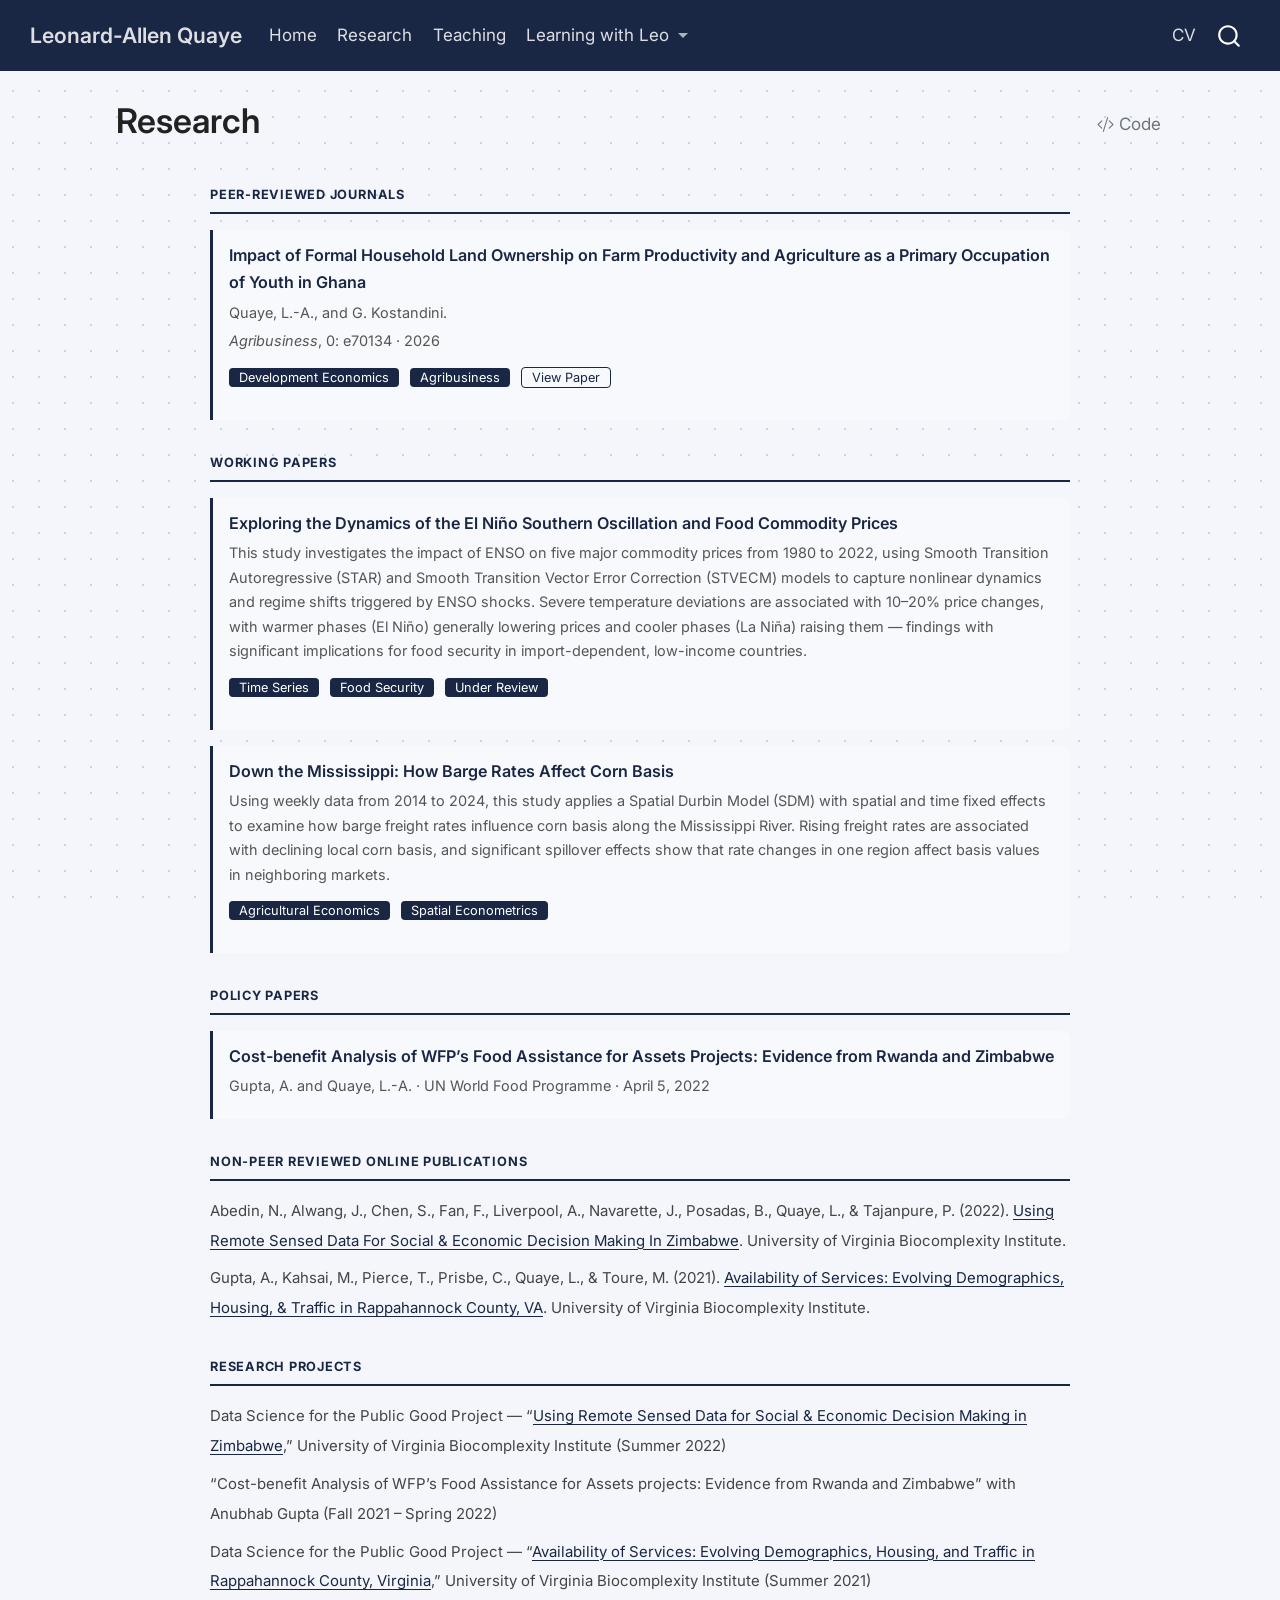
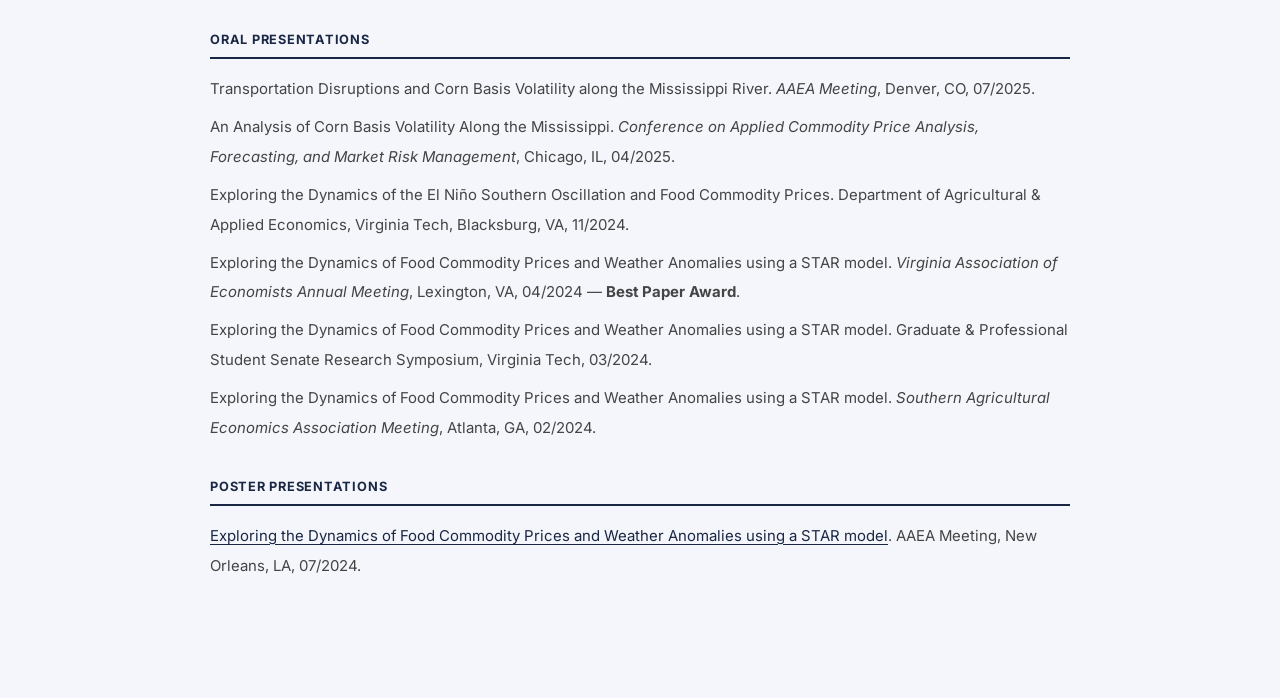
<file: docs/research.html>
<!DOCTYPE html>
<html xmlns="http://www.w3.org/1999/xhtml" lang="en" xml:lang="en"><head>

<meta charset="utf-8">
<meta name="generator" content="quarto-1.5.57">

<meta name="viewport" content="width=device-width, initial-scale=1.0, user-scalable=yes">


<title>Research – Leonard-Allen Quaye</title>
<style>
code{white-space: pre-wrap;}
span.smallcaps{font-variant: small-caps;}
div.columns{display: flex; gap: min(4vw, 1.5em);}
div.column{flex: auto; overflow-x: auto;}
div.hanging-indent{margin-left: 1.5em; text-indent: -1.5em;}
ul.task-list{list-style: none;}
ul.task-list li input[type="checkbox"] {
  width: 0.8em;
  margin: 0 0.8em 0.2em -1em; /* quarto-specific, see https://github.com/quarto-dev/quarto-cli/issues/4556 */ 
  vertical-align: middle;
}
/* CSS for syntax highlighting */
pre > code.sourceCode { white-space: pre; position: relative; }
pre > code.sourceCode > span { line-height: 1.25; }
pre > code.sourceCode > span:empty { height: 1.2em; }
.sourceCode { overflow: visible; }
code.sourceCode > span { color: inherit; text-decoration: inherit; }
div.sourceCode { margin: 1em 0; }
pre.sourceCode { margin: 0; }
@media screen {
div.sourceCode { overflow: auto; }
}
@media print {
pre > code.sourceCode { white-space: pre-wrap; }
pre > code.sourceCode > span { display: inline-block; text-indent: -5em; padding-left: 5em; }
}
pre.numberSource code
  { counter-reset: source-line 0; }
pre.numberSource code > span
  { position: relative; left: -4em; counter-increment: source-line; }
pre.numberSource code > span > a:first-child::before
  { content: counter(source-line);
    position: relative; left: -1em; text-align: right; vertical-align: baseline;
    border: none; display: inline-block;
    -webkit-touch-callout: none; -webkit-user-select: none;
    -khtml-user-select: none; -moz-user-select: none;
    -ms-user-select: none; user-select: none;
    padding: 0 4px; width: 4em;
  }
pre.numberSource { margin-left: 3em;  padding-left: 4px; }
div.sourceCode
  {   }
@media screen {
pre > code.sourceCode > span > a:first-child::before { text-decoration: underline; }
}
</style>


<script src="site_libs/quarto-nav/quarto-nav.js"></script>
<script src="site_libs/quarto-nav/headroom.min.js"></script>
<script src="site_libs/clipboard/clipboard.min.js"></script>
<script src="site_libs/quarto-search/autocomplete.umd.js"></script>
<script src="site_libs/quarto-search/fuse.min.js"></script>
<script src="site_libs/quarto-search/quarto-search.js"></script>
<meta name="quarto:offset" content="./">
<script src="site_libs/quarto-html/quarto.js"></script>
<script src="site_libs/quarto-html/popper.min.js"></script>
<script src="site_libs/quarto-html/tippy.umd.min.js"></script>
<script src="site_libs/quarto-html/anchor.min.js"></script>
<link href="site_libs/quarto-html/tippy.css" rel="stylesheet">
<link href="site_libs/quarto-html/quarto-syntax-highlighting.css" rel="stylesheet" id="quarto-text-highlighting-styles">
<script src="site_libs/bootstrap/bootstrap.min.js"></script>
<link href="site_libs/bootstrap/bootstrap-icons.css" rel="stylesheet">
<link href="site_libs/bootstrap/bootstrap.min.css" rel="stylesheet" id="quarto-bootstrap" data-mode="light">
<script id="quarto-search-options" type="application/json">{
  "location": "navbar",
  "copy-button": false,
  "collapse-after": 3,
  "panel-placement": "end",
  "type": "overlay",
  "limit": 50,
  "keyboard-shortcut": [
    "f",
    "/",
    "s"
  ],
  "show-item-context": false,
  "language": {
    "search-no-results-text": "No results",
    "search-matching-documents-text": "matching documents",
    "search-copy-link-title": "Copy link to search",
    "search-hide-matches-text": "Hide additional matches",
    "search-more-match-text": "more match in this document",
    "search-more-matches-text": "more matches in this document",
    "search-clear-button-title": "Clear",
    "search-text-placeholder": "",
    "search-detached-cancel-button-title": "Cancel",
    "search-submit-button-title": "Submit",
    "search-label": "Search"
  }
}</script>


</head>

<body class="nav-fixed">

<div id="quarto-search-results"></div>
  <header id="quarto-header" class="headroom fixed-top">
    <nav class="navbar navbar-expand-lg " data-bs-theme="dark">
      <div class="navbar-container container-fluid">
      <div class="navbar-brand-container mx-auto">
    <a class="navbar-brand" href="./index.html">
    <span class="navbar-title">Leonard-Allen Quaye</span>
    </a>
  </div>
            <div id="quarto-search" class="" title="Search"></div>
          <button class="navbar-toggler" type="button" data-bs-toggle="collapse" data-bs-target="#navbarCollapse" aria-controls="navbarCollapse" role="menu" aria-expanded="false" aria-label="Toggle navigation" onclick="if (window.quartoToggleHeadroom) { window.quartoToggleHeadroom(); }">
  <span class="navbar-toggler-icon"></span>
</button>
          <div class="collapse navbar-collapse" id="navbarCollapse">
            <ul class="navbar-nav navbar-nav-scroll me-auto">
  <li class="nav-item">
    <a class="nav-link" href="./index.html"> 
<span class="menu-text">Home</span></a>
  </li>  
  <li class="nav-item">
    <a class="nav-link active" href="./research.html" aria-current="page"> 
<span class="menu-text">Research</span></a>
  </li>  
  <li class="nav-item">
    <a class="nav-link" href="./teaching.html"> 
<span class="menu-text">Teaching</span></a>
  </li>  
  <li class="nav-item dropdown ">
    <a class="nav-link dropdown-toggle" href="#" id="nav-menu-learning-with-leo" role="link" data-bs-toggle="dropdown" aria-expanded="false">
 <span class="menu-text">Learning with Leo</span>
    </a>
    <ul class="dropdown-menu" aria-labelledby="nav-menu-learning-with-leo">    
        <li>
    <a class="dropdown-item" href="./causal-modeling.html">
 <span class="dropdown-text">Causal Modeling</span></a>
  </li>  
        <li>
    <a class="dropdown-item" href="./big-data-ml.html">
 <span class="dropdown-text">Big Data &amp; Machine Learning</span></a>
  </li>  
        <li>
    <a class="dropdown-item" href="./time-series.html">
 <span class="dropdown-text">Time Series Forecasting</span></a>
  </li>  
    </ul>
  </li>
</ul>
            <ul class="navbar-nav navbar-nav-scroll ms-auto">
  <li class="nav-item">
    <a class="nav-link" href="./cv.html"> 
<span class="menu-text">CV</span></a>
  </li>  
</ul>
          </div> <!-- /navcollapse -->
            <div class="quarto-navbar-tools">
</div>
      </div> <!-- /container-fluid -->
    </nav>
</header>
<!-- content -->
<div id="quarto-content" class="quarto-container page-columns page-rows-contents page-layout-full page-navbar">
<!-- sidebar -->
<!-- margin-sidebar -->
    
<!-- main -->
<main class="content column-page" id="quarto-document-content">

<header id="title-block-header" class="quarto-title-block default">
<div class="quarto-title">
<div class="quarto-title-block"><div><h1 class="title">Research</h1><button type="button" class="btn code-tools-button" id="quarto-code-tools-source"><i class="bi"></i> Code</button></div></div>
</div>



<div class="quarto-title-meta column-page">

    
  
    
  </div>
  


</header>


<div style="max-width:900px; margin:40px auto; padding:0 20px;">
<div style="font-size:0.75rem; font-weight:700; color:#1a2744; text-transform:uppercase; letter-spacing:0.06em; border-bottom:2px solid #1a2744; padding-bottom:6px; margin-bottom:16px;">
Peer-Reviewed Journals
</div>
<div style="border-left:3px solid #1a2744; padding:12px 16px; margin-bottom:16px; background:#f8f9fc; border-radius:0 8px 8px 0;">
<div style="font-size:0.95rem; font-weight:600; color:#1a2744; margin-bottom:4px;">
Impact of Formal Household Land Ownership on Farm Productivity and Agriculture as a Primary Occupation of Youth in Ghana
</div>
<div style="font-size:0.85rem; color:#555; margin-bottom:4px;">
Quaye, L.-A., and G. Kostandini.
</div>
<div style="font-size:0.85rem; color:#555; margin-bottom:8px;">
<em>Agribusiness</em>, 0: e70134 · 2026
</div>
<p><span style="background:#1a2744; color:white; font-size:0.75rem; padding:2px 10px; border-radius:4px;">Development Economics</span> <span style="background:#1a2744; color:white; font-size:0.75rem; padding:2px 10px; border-radius:4px; margin-left:6px;">Agribusiness</span> <a href="https://doi.org/10.1002/agr.70134" target="_blank" style="font-size:0.75rem; color:#1a2744; border:1px solid #1a2744; padding:2px 10px; border-radius:4px; text-decoration:none; margin-left:6px;">View Paper</a></p>
</div>
<div style="font-size:0.75rem; font-weight:700; color:#1a2744; text-transform:uppercase; letter-spacing:0.06em; border-bottom:2px solid #1a2744; padding-bottom:6px; margin-bottom:16px; margin-top:32px;">
Working Papers
</div>
<div style="border-left:3px solid #1a2744; padding:12px 16px; margin-bottom:16px; background:#f8f9fc; border-radius:0 8px 8px 0;">
<div style="font-size:0.95rem; font-weight:600; color:#1a2744; margin-bottom:4px;">
Exploring the Dynamics of the El Niño Southern Oscillation and Food Commodity Prices
</div>
<div style="font-size:0.85rem; color:#555; margin-bottom:8px;">
This study investigates the impact of ENSO on five major commodity prices from 1980 to 2022, using Smooth Transition Autoregressive (STAR) and Smooth Transition Vector Error Correction (STVECM) models to capture nonlinear dynamics and regime shifts triggered by ENSO shocks. Severe temperature deviations are associated with 10–20% price changes, with warmer phases (El Niño) generally lowering prices and cooler phases (La Niña) raising them — findings with significant implications for food security in import-dependent, low-income countries.
</div>
<p><span style="background:#1a2744; color:white; font-size:0.75rem; padding:2px 10px; border-radius:4px;">Time Series</span> <span style="background:#1a2744; color:white; font-size:0.75rem; padding:2px 10px; border-radius:4px; margin-left:6px;">Food Security</span> <span style="background:#1a2744; color:white; font-size:0.75rem; padding:2px 10px; border-radius:4px; margin-left:6px;">Under Review</span></p>
</div>
<div style="border-left:3px solid #1a2744; padding:12px 16px; margin-bottom:16px; background:#f8f9fc; border-radius:0 8px 8px 0;">
<div style="font-size:0.95rem; font-weight:600; color:#1a2744; margin-bottom:4px;">
Down the Mississippi: How Barge Rates Affect Corn Basis
</div>
<div style="font-size:0.85rem; color:#555; margin-bottom:8px;">
Using weekly data from 2014 to 2024, this study applies a Spatial Durbin Model (SDM) with spatial and time fixed effects to examine how barge freight rates influence corn basis along the Mississippi River. Rising freight rates are associated with declining local corn basis, and significant spillover effects show that rate changes in one region affect basis values in neighboring markets.
</div>
<p><span style="background:#1a2744; color:white; font-size:0.75rem; padding:2px 10px; border-radius:4px;">Agricultural Economics</span> <span style="background:#1a2744; color:white; font-size:0.75rem; padding:2px 10px; border-radius:4px; margin-left:6px;">Spatial Econometrics</span></p>
</div>
<div style="font-size:0.75rem; font-weight:700; color:#1a2744; text-transform:uppercase; letter-spacing:0.06em; border-bottom:2px solid #1a2744; padding-bottom:6px; margin-bottom:16px; margin-top:32px;">
Policy Papers
</div>
<div style="border-left:3px solid #1a2744; padding:12px 16px; margin-bottom:16px; background:#f8f9fc; border-radius:0 8px 8px 0;">
<div style="font-size:0.95rem; font-weight:600; color:#1a2744; margin-bottom:4px;">
Cost-benefit Analysis of WFP’s Food Assistance for Assets Projects: Evidence from Rwanda and Zimbabwe
</div>
<div style="font-size:0.85rem; color:#555; margin-bottom:8px;">
Gupta, A. and Quaye, L.-A. · UN World Food Programme · April 5, 2022
</div>
</div>
<div style="font-size:0.75rem; font-weight:700; color:#1a2744; text-transform:uppercase; letter-spacing:0.06em; border-bottom:2px solid #1a2744; padding-bottom:6px; margin-bottom:16px; margin-top:32px;">
Non-Peer Reviewed Online Publications
</div>
<div style="font-size:0.88rem; color:#444; line-height:2;">
<div style="margin-bottom:8px;">
Abedin, N., Alwang, J., Chen, S., Fan, F., Liverpool, A., Navarette, J., Posadas, B., Quaye, L., &amp; Tajanpure, P. (2022). <a href="https://aaec-vt.shinyapps.io/dspg22Zimbabwe/" style="color:#1a2744;" target="_blank">Using Remote Sensed Data For Social &amp; Economic Decision Making In Zimbabwe</a>. University of Virginia Biocomplexity Institute.
</div>
<div style="margin-bottom:8px;">
Gupta, A., Kahsai, M., Pierce, T., Prisbe, C., Quaye, L., &amp; Toure, M. (2021). <a href="https://aaec-vt.shinyapps.io/Rappahannock/" style="color:#1a2744;" target="_blank">Availability of Services: Evolving Demographics, Housing, &amp; Traffic in Rappahannock County, VA</a>. University of Virginia Biocomplexity Institute.
</div>
</div>
<div style="font-size:0.75rem; font-weight:700; color:#1a2744; text-transform:uppercase; letter-spacing:0.06em; border-bottom:2px solid #1a2744; padding-bottom:6px; margin-bottom:16px; margin-top:32px;">
Research Projects
</div>
<div style="font-size:0.88rem; color:#444; line-height:2;">
<div style="margin-bottom:8px;">
Data Science for the Public Good Project — “<a href="https://aaec-vt.shinyapps.io/dspg22Zimbabwe/" style="color:#1a2744;" target="_blank">Using Remote Sensed Data for Social &amp; Economic Decision Making in Zimbabwe</a>,” University of Virginia Biocomplexity Institute (Summer 2022)
</div>
<div style="margin-bottom:8px;">
“Cost-benefit Analysis of WFP’s Food Assistance for Assets projects: Evidence from Rwanda and Zimbabwe” with Anubhab Gupta (Fall 2021 – Spring 2022)
</div>
<div style="margin-bottom:8px;">
Data Science for the Public Good Project — “<a href="https://aaec-vt.shinyapps.io/Rappahannock/" style="color:#1a2744;" target="_blank">Availability of Services: Evolving Demographics, Housing, and Traffic in Rappahannock County, Virginia</a>,” University of Virginia Biocomplexity Institute (Summer 2021)
</div>
</div>
<div style="font-size:0.75rem; font-weight:700; color:#1a2744; text-transform:uppercase; letter-spacing:0.06em; border-bottom:2px solid #1a2744; padding-bottom:6px; margin-bottom:16px; margin-top:32px;">
Oral Presentations
</div>
<div style="font-size:0.88rem; color:#444; line-height:2;">
<div style="margin-bottom:8px;">
Transportation Disruptions and Corn Basis Volatility along the Mississippi River. <em>AAEA Meeting</em>, Denver, CO, 07/2025.
</div>
<div style="margin-bottom:8px;">
An Analysis of Corn Basis Volatility Along the Mississippi. <em>Conference on Applied Commodity Price Analysis, Forecasting, and Market Risk Management</em>, Chicago, IL, 04/2025.
</div>
<div style="margin-bottom:8px;">
Exploring the Dynamics of the El Niño Southern Oscillation and Food Commodity Prices. Department of Agricultural &amp; Applied Economics, Virginia Tech, Blacksburg, VA, 11/2024.
</div>
<div style="margin-bottom:8px;">
Exploring the Dynamics of Food Commodity Prices and Weather Anomalies using a STAR model. <em>Virginia Association of Economists Annual Meeting</em>, Lexington, VA, 04/2024 — <strong>Best Paper Award</strong>.
</div>
<div style="margin-bottom:8px;">
Exploring the Dynamics of Food Commodity Prices and Weather Anomalies using a STAR model. Graduate &amp; Professional Student Senate Research Symposium, Virginia Tech, 03/2024.
</div>
<div style="margin-bottom:8px;">
Exploring the Dynamics of Food Commodity Prices and Weather Anomalies using a STAR model. <em>Southern Agricultural Economics Association Meeting</em>, Atlanta, GA, 02/2024.
</div>
</div>
<div style="font-size:0.75rem; font-weight:700; color:#1a2744; text-transform:uppercase; letter-spacing:0.06em; border-bottom:2px solid #1a2744; padding-bottom:6px; margin-bottom:16px; margin-top:32px;">
Poster Presentations
</div>
<div style="font-size:0.88rem; color:#444; line-height:2;">
<div style="margin-bottom:8px;">
<a href="https://drive.google.com/file/d/1qhnWxfdtyRKEKiN6Aa3ogymtyq8OcJmS/view?usp=sharing" style="color:#1a2744;" target="_blank">Exploring the Dynamics of Food Commodity Prices and Weather Anomalies using a STAR model</a>. AAEA Meeting, New Orleans, LA, 07/2024.
</div>
</div>
</div>


<!-- -->


</main> <!-- /main -->
<script id="quarto-html-after-body" type="application/javascript">
window.document.addEventListener("DOMContentLoaded", function (event) {
  const toggleBodyColorMode = (bsSheetEl) => {
    const mode = bsSheetEl.getAttribute("data-mode");
    const bodyEl = window.document.querySelector("body");
    if (mode === "dark") {
      bodyEl.classList.add("quarto-dark");
      bodyEl.classList.remove("quarto-light");
    } else {
      bodyEl.classList.add("quarto-light");
      bodyEl.classList.remove("quarto-dark");
    }
  }
  const toggleBodyColorPrimary = () => {
    const bsSheetEl = window.document.querySelector("link#quarto-bootstrap");
    if (bsSheetEl) {
      toggleBodyColorMode(bsSheetEl);
    }
  }
  toggleBodyColorPrimary();  
  const icon = "";
  const anchorJS = new window.AnchorJS();
  anchorJS.options = {
    placement: 'right',
    icon: icon
  };
  anchorJS.add('.anchored');
  const isCodeAnnotation = (el) => {
    for (const clz of el.classList) {
      if (clz.startsWith('code-annotation-')) {                     
        return true;
      }
    }
    return false;
  }
  const onCopySuccess = function(e) {
    // button target
    const button = e.trigger;
    // don't keep focus
    button.blur();
    // flash "checked"
    button.classList.add('code-copy-button-checked');
    var currentTitle = button.getAttribute("title");
    button.setAttribute("title", "Copied!");
    let tooltip;
    if (window.bootstrap) {
      button.setAttribute("data-bs-toggle", "tooltip");
      button.setAttribute("data-bs-placement", "left");
      button.setAttribute("data-bs-title", "Copied!");
      tooltip = new bootstrap.Tooltip(button, 
        { trigger: "manual", 
          customClass: "code-copy-button-tooltip",
          offset: [0, -8]});
      tooltip.show();    
    }
    setTimeout(function() {
      if (tooltip) {
        tooltip.hide();
        button.removeAttribute("data-bs-title");
        button.removeAttribute("data-bs-toggle");
        button.removeAttribute("data-bs-placement");
      }
      button.setAttribute("title", currentTitle);
      button.classList.remove('code-copy-button-checked');
    }, 1000);
    // clear code selection
    e.clearSelection();
  }
  const getTextToCopy = function(trigger) {
      const codeEl = trigger.previousElementSibling.cloneNode(true);
      for (const childEl of codeEl.children) {
        if (isCodeAnnotation(childEl)) {
          childEl.remove();
        }
      }
      return codeEl.innerText;
  }
  const clipboard = new window.ClipboardJS('.code-copy-button:not([data-in-quarto-modal])', {
    text: getTextToCopy
  });
  clipboard.on('success', onCopySuccess);
  if (window.document.getElementById('quarto-embedded-source-code-modal')) {
    // For code content inside modals, clipBoardJS needs to be initialized with a container option
    // TODO: Check when it could be a function (https://github.com/zenorocha/clipboard.js/issues/860)
    const clipboardModal = new window.ClipboardJS('.code-copy-button[data-in-quarto-modal]', {
      text: getTextToCopy,
      container: window.document.getElementById('quarto-embedded-source-code-modal')
    });
    clipboardModal.on('success', onCopySuccess);
  }
  const viewSource = window.document.getElementById('quarto-view-source') ||
                     window.document.getElementById('quarto-code-tools-source');
  if (viewSource) {
    const sourceUrl = viewSource.getAttribute("data-quarto-source-url");
    viewSource.addEventListener("click", function(e) {
      if (sourceUrl) {
        // rstudio viewer pane
        if (/\bcapabilities=\b/.test(window.location)) {
          window.open(sourceUrl);
        } else {
          window.location.href = sourceUrl;
        }
      } else {
        const modal = new bootstrap.Modal(document.getElementById('quarto-embedded-source-code-modal'));
        modal.show();
      }
      return false;
    });
  }
  function toggleCodeHandler(show) {
    return function(e) {
      const detailsSrc = window.document.querySelectorAll(".cell > details > .sourceCode");
      for (let i=0; i<detailsSrc.length; i++) {
        const details = detailsSrc[i].parentElement;
        if (show) {
          details.open = true;
        } else {
          details.removeAttribute("open");
        }
      }
      const cellCodeDivs = window.document.querySelectorAll(".cell > .sourceCode");
      const fromCls = show ? "hidden" : "unhidden";
      const toCls = show ? "unhidden" : "hidden";
      for (let i=0; i<cellCodeDivs.length; i++) {
        const codeDiv = cellCodeDivs[i];
        if (codeDiv.classList.contains(fromCls)) {
          codeDiv.classList.remove(fromCls);
          codeDiv.classList.add(toCls);
        } 
      }
      return false;
    }
  }
  const hideAllCode = window.document.getElementById("quarto-hide-all-code");
  if (hideAllCode) {
    hideAllCode.addEventListener("click", toggleCodeHandler(false));
  }
  const showAllCode = window.document.getElementById("quarto-show-all-code");
  if (showAllCode) {
    showAllCode.addEventListener("click", toggleCodeHandler(true));
  }
    var localhostRegex = new RegExp(/^(?:http|https):\/\/localhost\:?[0-9]*\//);
    var mailtoRegex = new RegExp(/^mailto:/);
      var filterRegex = new RegExp('/' + window.location.host + '/');
    var isInternal = (href) => {
        return filterRegex.test(href) || localhostRegex.test(href) || mailtoRegex.test(href);
    }
    // Inspect non-navigation links and adorn them if external
 	var links = window.document.querySelectorAll('a[href]:not(.nav-link):not(.navbar-brand):not(.toc-action):not(.sidebar-link):not(.sidebar-item-toggle):not(.pagination-link):not(.no-external):not([aria-hidden]):not(.dropdown-item):not(.quarto-navigation-tool):not(.about-link)');
    for (var i=0; i<links.length; i++) {
      const link = links[i];
      if (!isInternal(link.href)) {
        // undo the damage that might have been done by quarto-nav.js in the case of
        // links that we want to consider external
        if (link.dataset.originalHref !== undefined) {
          link.href = link.dataset.originalHref;
        }
      }
    }
  function tippyHover(el, contentFn, onTriggerFn, onUntriggerFn) {
    const config = {
      allowHTML: true,
      maxWidth: 500,
      delay: 100,
      arrow: false,
      appendTo: function(el) {
          return el.parentElement;
      },
      interactive: true,
      interactiveBorder: 10,
      theme: 'quarto',
      placement: 'bottom-start',
    };
    if (contentFn) {
      config.content = contentFn;
    }
    if (onTriggerFn) {
      config.onTrigger = onTriggerFn;
    }
    if (onUntriggerFn) {
      config.onUntrigger = onUntriggerFn;
    }
    window.tippy(el, config); 
  }
  const noterefs = window.document.querySelectorAll('a[role="doc-noteref"]');
  for (var i=0; i<noterefs.length; i++) {
    const ref = noterefs[i];
    tippyHover(ref, function() {
      // use id or data attribute instead here
      let href = ref.getAttribute('data-footnote-href') || ref.getAttribute('href');
      try { href = new URL(href).hash; } catch {}
      const id = href.replace(/^#\/?/, "");
      const note = window.document.getElementById(id);
      if (note) {
        return note.innerHTML;
      } else {
        return "";
      }
    });
  }
  const xrefs = window.document.querySelectorAll('a.quarto-xref');
  const processXRef = (id, note) => {
    // Strip column container classes
    const stripColumnClz = (el) => {
      el.classList.remove("page-full", "page-columns");
      if (el.children) {
        for (const child of el.children) {
          stripColumnClz(child);
        }
      }
    }
    stripColumnClz(note)
    if (id === null || id.startsWith('sec-')) {
      // Special case sections, only their first couple elements
      const container = document.createElement("div");
      if (note.children && note.children.length > 2) {
        container.appendChild(note.children[0].cloneNode(true));
        for (let i = 1; i < note.children.length; i++) {
          const child = note.children[i];
          if (child.tagName === "P" && child.innerText === "") {
            continue;
          } else {
            container.appendChild(child.cloneNode(true));
            break;
          }
        }
        if (window.Quarto?.typesetMath) {
          window.Quarto.typesetMath(container);
        }
        return container.innerHTML
      } else {
        if (window.Quarto?.typesetMath) {
          window.Quarto.typesetMath(note);
        }
        return note.innerHTML;
      }
    } else {
      // Remove any anchor links if they are present
      const anchorLink = note.querySelector('a.anchorjs-link');
      if (anchorLink) {
        anchorLink.remove();
      }
      if (window.Quarto?.typesetMath) {
        window.Quarto.typesetMath(note);
      }
      // TODO in 1.5, we should make sure this works without a callout special case
      if (note.classList.contains("callout")) {
        return note.outerHTML;
      } else {
        return note.innerHTML;
      }
    }
  }
  for (var i=0; i<xrefs.length; i++) {
    const xref = xrefs[i];
    tippyHover(xref, undefined, function(instance) {
      instance.disable();
      let url = xref.getAttribute('href');
      let hash = undefined; 
      if (url.startsWith('#')) {
        hash = url;
      } else {
        try { hash = new URL(url).hash; } catch {}
      }
      if (hash) {
        const id = hash.replace(/^#\/?/, "");
        const note = window.document.getElementById(id);
        if (note !== null) {
          try {
            const html = processXRef(id, note.cloneNode(true));
            instance.setContent(html);
          } finally {
            instance.enable();
            instance.show();
          }
        } else {
          // See if we can fetch this
          fetch(url.split('#')[0])
          .then(res => res.text())
          .then(html => {
            const parser = new DOMParser();
            const htmlDoc = parser.parseFromString(html, "text/html");
            const note = htmlDoc.getElementById(id);
            if (note !== null) {
              const html = processXRef(id, note);
              instance.setContent(html);
            } 
          }).finally(() => {
            instance.enable();
            instance.show();
          });
        }
      } else {
        // See if we can fetch a full url (with no hash to target)
        // This is a special case and we should probably do some content thinning / targeting
        fetch(url)
        .then(res => res.text())
        .then(html => {
          const parser = new DOMParser();
          const htmlDoc = parser.parseFromString(html, "text/html");
          const note = htmlDoc.querySelector('main.content');
          if (note !== null) {
            // This should only happen for chapter cross references
            // (since there is no id in the URL)
            // remove the first header
            if (note.children.length > 0 && note.children[0].tagName === "HEADER") {
              note.children[0].remove();
            }
            const html = processXRef(null, note);
            instance.setContent(html);
          } 
        }).finally(() => {
          instance.enable();
          instance.show();
        });
      }
    }, function(instance) {
    });
  }
      let selectedAnnoteEl;
      const selectorForAnnotation = ( cell, annotation) => {
        let cellAttr = 'data-code-cell="' + cell + '"';
        let lineAttr = 'data-code-annotation="' +  annotation + '"';
        const selector = 'span[' + cellAttr + '][' + lineAttr + ']';
        return selector;
      }
      const selectCodeLines = (annoteEl) => {
        const doc = window.document;
        const targetCell = annoteEl.getAttribute("data-target-cell");
        const targetAnnotation = annoteEl.getAttribute("data-target-annotation");
        const annoteSpan = window.document.querySelector(selectorForAnnotation(targetCell, targetAnnotation));
        const lines = annoteSpan.getAttribute("data-code-lines").split(",");
        const lineIds = lines.map((line) => {
          return targetCell + "-" + line;
        })
        let top = null;
        let height = null;
        let parent = null;
        if (lineIds.length > 0) {
            //compute the position of the single el (top and bottom and make a div)
            const el = window.document.getElementById(lineIds[0]);
            top = el.offsetTop;
            height = el.offsetHeight;
            parent = el.parentElement.parentElement;
          if (lineIds.length > 1) {
            const lastEl = window.document.getElementById(lineIds[lineIds.length - 1]);
            const bottom = lastEl.offsetTop + lastEl.offsetHeight;
            height = bottom - top;
          }
          if (top !== null && height !== null && parent !== null) {
            // cook up a div (if necessary) and position it 
            let div = window.document.getElementById("code-annotation-line-highlight");
            if (div === null) {
              div = window.document.createElement("div");
              div.setAttribute("id", "code-annotation-line-highlight");
              div.style.position = 'absolute';
              parent.appendChild(div);
            }
            div.style.top = top - 2 + "px";
            div.style.height = height + 4 + "px";
            div.style.left = 0;
            let gutterDiv = window.document.getElementById("code-annotation-line-highlight-gutter");
            if (gutterDiv === null) {
              gutterDiv = window.document.createElement("div");
              gutterDiv.setAttribute("id", "code-annotation-line-highlight-gutter");
              gutterDiv.style.position = 'absolute';
              const codeCell = window.document.getElementById(targetCell);
              const gutter = codeCell.querySelector('.code-annotation-gutter');
              gutter.appendChild(gutterDiv);
            }
            gutterDiv.style.top = top - 2 + "px";
            gutterDiv.style.height = height + 4 + "px";
          }
          selectedAnnoteEl = annoteEl;
        }
      };
      const unselectCodeLines = () => {
        const elementsIds = ["code-annotation-line-highlight", "code-annotation-line-highlight-gutter"];
        elementsIds.forEach((elId) => {
          const div = window.document.getElementById(elId);
          if (div) {
            div.remove();
          }
        });
        selectedAnnoteEl = undefined;
      };
        // Handle positioning of the toggle
    window.addEventListener(
      "resize",
      throttle(() => {
        elRect = undefined;
        if (selectedAnnoteEl) {
          selectCodeLines(selectedAnnoteEl);
        }
      }, 10)
    );
    function throttle(fn, ms) {
    let throttle = false;
    let timer;
      return (...args) => {
        if(!throttle) { // first call gets through
            fn.apply(this, args);
            throttle = true;
        } else { // all the others get throttled
            if(timer) clearTimeout(timer); // cancel #2
            timer = setTimeout(() => {
              fn.apply(this, args);
              timer = throttle = false;
            }, ms);
        }
      };
    }
      // Attach click handler to the DT
      const annoteDls = window.document.querySelectorAll('dt[data-target-cell]');
      for (const annoteDlNode of annoteDls) {
        annoteDlNode.addEventListener('click', (event) => {
          const clickedEl = event.target;
          if (clickedEl !== selectedAnnoteEl) {
            unselectCodeLines();
            const activeEl = window.document.querySelector('dt[data-target-cell].code-annotation-active');
            if (activeEl) {
              activeEl.classList.remove('code-annotation-active');
            }
            selectCodeLines(clickedEl);
            clickedEl.classList.add('code-annotation-active');
          } else {
            // Unselect the line
            unselectCodeLines();
            clickedEl.classList.remove('code-annotation-active');
          }
        });
      }
  const findCites = (el) => {
    const parentEl = el.parentElement;
    if (parentEl) {
      const cites = parentEl.dataset.cites;
      if (cites) {
        return {
          el,
          cites: cites.split(' ')
        };
      } else {
        return findCites(el.parentElement)
      }
    } else {
      return undefined;
    }
  };
  var bibliorefs = window.document.querySelectorAll('a[role="doc-biblioref"]');
  for (var i=0; i<bibliorefs.length; i++) {
    const ref = bibliorefs[i];
    const citeInfo = findCites(ref);
    if (citeInfo) {
      tippyHover(citeInfo.el, function() {
        var popup = window.document.createElement('div');
        citeInfo.cites.forEach(function(cite) {
          var citeDiv = window.document.createElement('div');
          citeDiv.classList.add('hanging-indent');
          citeDiv.classList.add('csl-entry');
          var biblioDiv = window.document.getElementById('ref-' + cite);
          if (biblioDiv) {
            citeDiv.innerHTML = biblioDiv.innerHTML;
          }
          popup.appendChild(citeDiv);
        });
        return popup.innerHTML;
      });
    }
  }
});
</script><div class="modal fade" id="quarto-embedded-source-code-modal" tabindex="-1" aria-labelledby="quarto-embedded-source-code-modal-label" aria-hidden="true"><div class="modal-dialog modal-dialog-scrollable"><div class="modal-content"><div class="modal-header"><h5 class="modal-title" id="quarto-embedded-source-code-modal-label">Source Code</h5><button class="btn-close" data-bs-dismiss="modal"></button></div><div class="modal-body"><div class="">
<div class="sourceCode" id="cb1" data-shortcodes="false"><pre class="sourceCode markdown code-with-copy"><code class="sourceCode markdown"><span id="cb1-1"><a href="#cb1-1" aria-hidden="true" tabindex="-1"></a><span class="co">---</span></span>
<span id="cb1-2"><a href="#cb1-2" aria-hidden="true" tabindex="-1"></a><span class="an">title:</span><span class="co"> "Research"</span></span>
<span id="cb1-3"><a href="#cb1-3" aria-hidden="true" tabindex="-1"></a><span class="an">page-layout:</span><span class="co"> full</span></span>
<span id="cb1-4"><a href="#cb1-4" aria-hidden="true" tabindex="-1"></a><span class="an">toc:</span><span class="co"> false</span></span>
<span id="cb1-5"><a href="#cb1-5" aria-hidden="true" tabindex="-1"></a><span class="co">---</span></span>
<span id="cb1-6"><a href="#cb1-6" aria-hidden="true" tabindex="-1"></a></span>
<span id="cb1-7"><a href="#cb1-7" aria-hidden="true" tabindex="-1"></a>&lt;div style="max-width:900px; margin:40px auto; padding:0 20px;"&gt;</span>
<span id="cb1-8"><a href="#cb1-8" aria-hidden="true" tabindex="-1"></a></span>
<span id="cb1-9"><a href="#cb1-9" aria-hidden="true" tabindex="-1"></a>&lt;div style="font-size:0.75rem; font-weight:700; color:#1a2744; text-transform:uppercase; letter-spacing:0.06em; border-bottom:2px solid #1a2744; padding-bottom:6px; margin-bottom:16px;"&gt;Peer-Reviewed Journals&lt;/div&gt;</span>
<span id="cb1-10"><a href="#cb1-10" aria-hidden="true" tabindex="-1"></a></span>
<span id="cb1-11"><a href="#cb1-11" aria-hidden="true" tabindex="-1"></a>&lt;div style="border-left:3px solid #1a2744; padding:12px 16px; margin-bottom:16px; background:#f8f9fc; border-radius:0 8px 8px 0;"&gt;</span>
<span id="cb1-12"><a href="#cb1-12" aria-hidden="true" tabindex="-1"></a>&lt;div style="font-size:0.95rem; font-weight:600; color:#1a2744; margin-bottom:4px;"&gt;Impact of Formal Household Land Ownership on Farm Productivity and Agriculture as a Primary Occupation of Youth in Ghana&lt;/div&gt;</span>
<span id="cb1-13"><a href="#cb1-13" aria-hidden="true" tabindex="-1"></a>&lt;div style="font-size:0.85rem; color:#555; margin-bottom:4px;"&gt;Quaye, L.-A., and G. Kostandini.&lt;/div&gt;</span>
<span id="cb1-14"><a href="#cb1-14" aria-hidden="true" tabindex="-1"></a>&lt;div style="font-size:0.85rem; color:#555; margin-bottom:8px;"&gt;&lt;em&gt;Agribusiness&lt;/em&gt;, 0: e70134 · 2026&lt;/div&gt;</span>
<span id="cb1-15"><a href="#cb1-15" aria-hidden="true" tabindex="-1"></a>&lt;span style="background:#1a2744; color:white; font-size:0.75rem; padding:2px 10px; border-radius:4px;"&gt;Development Economics&lt;/span&gt;</span>
<span id="cb1-16"><a href="#cb1-16" aria-hidden="true" tabindex="-1"></a>&lt;span style="background:#1a2744; color:white; font-size:0.75rem; padding:2px 10px; border-radius:4px; margin-left:6px;"&gt;Agribusiness&lt;/span&gt;</span>
<span id="cb1-17"><a href="#cb1-17" aria-hidden="true" tabindex="-1"></a>&lt;a href="https://doi.org/10.1002/agr.70134" target="_blank" style="font-size:0.75rem; color:#1a2744; border:1px solid #1a2744; padding:2px 10px; border-radius:4px; text-decoration:none; margin-left:6px;"&gt;View Paper&lt;/a&gt;</span>
<span id="cb1-18"><a href="#cb1-18" aria-hidden="true" tabindex="-1"></a>&lt;/div&gt;</span>
<span id="cb1-19"><a href="#cb1-19" aria-hidden="true" tabindex="-1"></a></span>
<span id="cb1-20"><a href="#cb1-20" aria-hidden="true" tabindex="-1"></a>&lt;div style="font-size:0.75rem; font-weight:700; color:#1a2744; text-transform:uppercase; letter-spacing:0.06em; border-bottom:2px solid #1a2744; padding-bottom:6px; margin-bottom:16px; margin-top:32px;"&gt;Working Papers&lt;/div&gt;</span>
<span id="cb1-21"><a href="#cb1-21" aria-hidden="true" tabindex="-1"></a></span>
<span id="cb1-22"><a href="#cb1-22" aria-hidden="true" tabindex="-1"></a>&lt;div style="border-left:3px solid #1a2744; padding:12px 16px; margin-bottom:16px; background:#f8f9fc; border-radius:0 8px 8px 0;"&gt;</span>
<span id="cb1-23"><a href="#cb1-23" aria-hidden="true" tabindex="-1"></a>&lt;div style="font-size:0.95rem; font-weight:600; color:#1a2744; margin-bottom:4px;"&gt;Exploring the Dynamics of the El Niño Southern Oscillation and Food Commodity Prices&lt;/div&gt;</span>
<span id="cb1-24"><a href="#cb1-24" aria-hidden="true" tabindex="-1"></a>&lt;div style="font-size:0.85rem; color:#555; margin-bottom:8px;"&gt;This study investigates the impact of ENSO on five major commodity prices from 1980 to 2022, using Smooth Transition Autoregressive (STAR) and Smooth Transition Vector Error Correction (STVECM) models to capture nonlinear dynamics and regime shifts triggered by ENSO shocks. Severe temperature deviations are associated with 10<span class="dv">&amp;ndash;</span>20% price changes, with warmer phases (El Niño) generally lowering prices and cooler phases (La Niña) raising them <span class="dv">&amp;mdash;</span> findings with significant implications for food security in import-dependent, low-income countries.&lt;/div&gt;</span>
<span id="cb1-25"><a href="#cb1-25" aria-hidden="true" tabindex="-1"></a>&lt;span style="background:#1a2744; color:white; font-size:0.75rem; padding:2px 10px; border-radius:4px;"&gt;Time Series&lt;/span&gt;</span>
<span id="cb1-26"><a href="#cb1-26" aria-hidden="true" tabindex="-1"></a>&lt;span style="background:#1a2744; color:white; font-size:0.75rem; padding:2px 10px; border-radius:4px; margin-left:6px;"&gt;Food Security&lt;/span&gt;</span>
<span id="cb1-27"><a href="#cb1-27" aria-hidden="true" tabindex="-1"></a>&lt;span style="background:#1a2744; color:white; font-size:0.75rem; padding:2px 10px; border-radius:4px; margin-left:6px;"&gt;Under Review&lt;/span&gt;</span>
<span id="cb1-28"><a href="#cb1-28" aria-hidden="true" tabindex="-1"></a>&lt;/div&gt;</span>
<span id="cb1-29"><a href="#cb1-29" aria-hidden="true" tabindex="-1"></a></span>
<span id="cb1-30"><a href="#cb1-30" aria-hidden="true" tabindex="-1"></a>&lt;div style="border-left:3px solid #1a2744; padding:12px 16px; margin-bottom:16px; background:#f8f9fc; border-radius:0 8px 8px 0;"&gt;</span>
<span id="cb1-31"><a href="#cb1-31" aria-hidden="true" tabindex="-1"></a>&lt;div style="font-size:0.95rem; font-weight:600; color:#1a2744; margin-bottom:4px;"&gt;Down the Mississippi: How Barge Rates Affect Corn Basis&lt;/div&gt;</span>
<span id="cb1-32"><a href="#cb1-32" aria-hidden="true" tabindex="-1"></a>&lt;div style="font-size:0.85rem; color:#555; margin-bottom:8px;"&gt;Using weekly data from 2014 to 2024, this study applies a Spatial Durbin Model (SDM) with spatial and time fixed effects to examine how barge freight rates influence corn basis along the Mississippi River. Rising freight rates are associated with declining local corn basis, and significant spillover effects show that rate changes in one region affect basis values in neighboring markets.&lt;/div&gt;</span>
<span id="cb1-33"><a href="#cb1-33" aria-hidden="true" tabindex="-1"></a>&lt;span style="background:#1a2744; color:white; font-size:0.75rem; padding:2px 10px; border-radius:4px;"&gt;Agricultural Economics&lt;/span&gt;</span>
<span id="cb1-34"><a href="#cb1-34" aria-hidden="true" tabindex="-1"></a>&lt;span style="background:#1a2744; color:white; font-size:0.75rem; padding:2px 10px; border-radius:4px; margin-left:6px;"&gt;Spatial Econometrics&lt;/span&gt;</span>
<span id="cb1-35"><a href="#cb1-35" aria-hidden="true" tabindex="-1"></a>&lt;/div&gt;</span>
<span id="cb1-36"><a href="#cb1-36" aria-hidden="true" tabindex="-1"></a></span>
<span id="cb1-37"><a href="#cb1-37" aria-hidden="true" tabindex="-1"></a>&lt;div style="font-size:0.75rem; font-weight:700; color:#1a2744; text-transform:uppercase; letter-spacing:0.06em; border-bottom:2px solid #1a2744; padding-bottom:6px; margin-bottom:16px; margin-top:32px;"&gt;Policy Papers&lt;/div&gt;</span>
<span id="cb1-38"><a href="#cb1-38" aria-hidden="true" tabindex="-1"></a></span>
<span id="cb1-39"><a href="#cb1-39" aria-hidden="true" tabindex="-1"></a>&lt;div style="border-left:3px solid #1a2744; padding:12px 16px; margin-bottom:16px; background:#f8f9fc; border-radius:0 8px 8px 0;"&gt;</span>
<span id="cb1-40"><a href="#cb1-40" aria-hidden="true" tabindex="-1"></a>&lt;div style="font-size:0.95rem; font-weight:600; color:#1a2744; margin-bottom:4px;"&gt;Cost-benefit Analysis of WFP's Food Assistance for Assets Projects: Evidence from Rwanda and Zimbabwe&lt;/div&gt;</span>
<span id="cb1-41"><a href="#cb1-41" aria-hidden="true" tabindex="-1"></a>&lt;div style="font-size:0.85rem; color:#555; margin-bottom:8px;"&gt;Gupta, A. and Quaye, L.-A. · UN World Food Programme · April 5, 2022&lt;/div&gt;</span>
<span id="cb1-42"><a href="#cb1-42" aria-hidden="true" tabindex="-1"></a>&lt;/div&gt;</span>
<span id="cb1-43"><a href="#cb1-43" aria-hidden="true" tabindex="-1"></a></span>
<span id="cb1-44"><a href="#cb1-44" aria-hidden="true" tabindex="-1"></a>&lt;div style="font-size:0.75rem; font-weight:700; color:#1a2744; text-transform:uppercase; letter-spacing:0.06em; border-bottom:2px solid #1a2744; padding-bottom:6px; margin-bottom:16px; margin-top:32px;"&gt;Non-Peer Reviewed Online Publications&lt;/div&gt;</span>
<span id="cb1-45"><a href="#cb1-45" aria-hidden="true" tabindex="-1"></a></span>
<span id="cb1-46"><a href="#cb1-46" aria-hidden="true" tabindex="-1"></a>&lt;div style="font-size:0.88rem; color:#444; line-height:2;"&gt;</span>
<span id="cb1-47"><a href="#cb1-47" aria-hidden="true" tabindex="-1"></a>&lt;div style="margin-bottom:8px;"&gt;Abedin, N., Alwang, J., Chen, S., Fan, F., Liverpool, A., Navarette, J., Posadas, B., Quaye, L., <span class="dv">&amp;amp;</span> Tajanpure, P. (2022). &lt;a href="https://aaec-vt.shinyapps.io/dspg22Zimbabwe/" style="color:#1a2744;" target="_blank"&gt;Using Remote Sensed Data For Social <span class="dv">&amp;amp;</span> Economic Decision Making In Zimbabwe&lt;/a&gt;. University of Virginia Biocomplexity Institute.&lt;/div&gt;</span>
<span id="cb1-48"><a href="#cb1-48" aria-hidden="true" tabindex="-1"></a>&lt;div style="margin-bottom:8px;"&gt;Gupta, A., Kahsai, M., Pierce, T., Prisbe, C., Quaye, L., <span class="dv">&amp;amp;</span> Toure, M. (2021). &lt;a href="https://aaec-vt.shinyapps.io/Rappahannock/" style="color:#1a2744;" target="_blank"&gt;Availability of Services: Evolving Demographics, Housing, <span class="dv">&amp;amp;</span> Traffic in Rappahannock County, VA&lt;/a&gt;. University of Virginia Biocomplexity Institute.&lt;/div&gt;</span>
<span id="cb1-49"><a href="#cb1-49" aria-hidden="true" tabindex="-1"></a>&lt;/div&gt;</span>
<span id="cb1-50"><a href="#cb1-50" aria-hidden="true" tabindex="-1"></a></span>
<span id="cb1-51"><a href="#cb1-51" aria-hidden="true" tabindex="-1"></a>&lt;div style="font-size:0.75rem; font-weight:700; color:#1a2744; text-transform:uppercase; letter-spacing:0.06em; border-bottom:2px solid #1a2744; padding-bottom:6px; margin-bottom:16px; margin-top:32px;"&gt;Research Projects&lt;/div&gt;</span>
<span id="cb1-52"><a href="#cb1-52" aria-hidden="true" tabindex="-1"></a></span>
<span id="cb1-53"><a href="#cb1-53" aria-hidden="true" tabindex="-1"></a>&lt;div style="font-size:0.88rem; color:#444; line-height:2;"&gt;</span>
<span id="cb1-54"><a href="#cb1-54" aria-hidden="true" tabindex="-1"></a>&lt;div style="margin-bottom:8px;"&gt;Data Science for the Public Good Project <span class="dv">&amp;mdash;</span> "&lt;a href="https://aaec-vt.shinyapps.io/dspg22Zimbabwe/" style="color:#1a2744;" target="_blank"&gt;Using Remote Sensed Data for Social <span class="dv">&amp;amp;</span> Economic Decision Making in Zimbabwe&lt;/a&gt;," University of Virginia Biocomplexity Institute (Summer 2022)&lt;/div&gt;</span>
<span id="cb1-55"><a href="#cb1-55" aria-hidden="true" tabindex="-1"></a>&lt;div style="margin-bottom:8px;"&gt;"Cost-benefit Analysis of WFP's Food Assistance for Assets projects: Evidence from Rwanda and Zimbabwe" with Anubhab Gupta (Fall 2021 <span class="dv">&amp;ndash;</span> Spring 2022)&lt;/div&gt;</span>
<span id="cb1-56"><a href="#cb1-56" aria-hidden="true" tabindex="-1"></a>&lt;div style="margin-bottom:8px;"&gt;Data Science for the Public Good Project <span class="dv">&amp;mdash;</span> "&lt;a href="https://aaec-vt.shinyapps.io/Rappahannock/" style="color:#1a2744;" target="_blank"&gt;Availability of Services: Evolving Demographics, Housing, and Traffic in Rappahannock County, Virginia&lt;/a&gt;," University of Virginia Biocomplexity Institute (Summer 2021)&lt;/div&gt;</span>
<span id="cb1-57"><a href="#cb1-57" aria-hidden="true" tabindex="-1"></a>&lt;/div&gt;</span>
<span id="cb1-58"><a href="#cb1-58" aria-hidden="true" tabindex="-1"></a></span>
<span id="cb1-59"><a href="#cb1-59" aria-hidden="true" tabindex="-1"></a>&lt;div style="font-size:0.75rem; font-weight:700; color:#1a2744; text-transform:uppercase; letter-spacing:0.06em; border-bottom:2px solid #1a2744; padding-bottom:6px; margin-bottom:16px; margin-top:32px;"&gt;Oral Presentations&lt;/div&gt;</span>
<span id="cb1-60"><a href="#cb1-60" aria-hidden="true" tabindex="-1"></a></span>
<span id="cb1-61"><a href="#cb1-61" aria-hidden="true" tabindex="-1"></a>&lt;div style="font-size:0.88rem; color:#444; line-height:2;"&gt;</span>
<span id="cb1-62"><a href="#cb1-62" aria-hidden="true" tabindex="-1"></a>&lt;div style="margin-bottom:8px;"&gt;Transportation Disruptions and Corn Basis Volatility along the Mississippi River. &lt;em&gt;AAEA Meeting&lt;/em&gt;, Denver, CO, 07/2025.&lt;/div&gt;</span>
<span id="cb1-63"><a href="#cb1-63" aria-hidden="true" tabindex="-1"></a>&lt;div style="margin-bottom:8px;"&gt;An Analysis of Corn Basis Volatility Along the Mississippi. &lt;em&gt;Conference on Applied Commodity Price Analysis, Forecasting, and Market Risk Management&lt;/em&gt;, Chicago, IL, 04/2025.&lt;/div&gt;</span>
<span id="cb1-64"><a href="#cb1-64" aria-hidden="true" tabindex="-1"></a>&lt;div style="margin-bottom:8px;"&gt;Exploring the Dynamics of the El Niño Southern Oscillation and Food Commodity Prices. Department of Agricultural <span class="dv">&amp;amp;</span> Applied Economics, Virginia Tech, Blacksburg, VA, 11/2024.&lt;/div&gt;</span>
<span id="cb1-65"><a href="#cb1-65" aria-hidden="true" tabindex="-1"></a>&lt;div style="margin-bottom:8px;"&gt;Exploring the Dynamics of Food Commodity Prices and Weather Anomalies using a STAR model. &lt;em&gt;Virginia Association of Economists Annual Meeting&lt;/em&gt;, Lexington, VA, 04/2024 <span class="dv">&amp;mdash;</span> &lt;strong&gt;Best Paper Award&lt;/strong&gt;.&lt;/div&gt;</span>
<span id="cb1-66"><a href="#cb1-66" aria-hidden="true" tabindex="-1"></a>&lt;div style="margin-bottom:8px;"&gt;Exploring the Dynamics of Food Commodity Prices and Weather Anomalies using a STAR model. Graduate <span class="dv">&amp;amp;</span> Professional Student Senate Research Symposium, Virginia Tech, 03/2024.&lt;/div&gt;</span>
<span id="cb1-67"><a href="#cb1-67" aria-hidden="true" tabindex="-1"></a>&lt;div style="margin-bottom:8px;"&gt;Exploring the Dynamics of Food Commodity Prices and Weather Anomalies using a STAR model. &lt;em&gt;Southern Agricultural Economics Association Meeting&lt;/em&gt;, Atlanta, GA, 02/2024.&lt;/div&gt;</span>
<span id="cb1-68"><a href="#cb1-68" aria-hidden="true" tabindex="-1"></a>&lt;/div&gt;</span>
<span id="cb1-69"><a href="#cb1-69" aria-hidden="true" tabindex="-1"></a></span>
<span id="cb1-70"><a href="#cb1-70" aria-hidden="true" tabindex="-1"></a>&lt;div style="font-size:0.75rem; font-weight:700; color:#1a2744; text-transform:uppercase; letter-spacing:0.06em; border-bottom:2px solid #1a2744; padding-bottom:6px; margin-bottom:16px; margin-top:32px;"&gt;Poster Presentations&lt;/div&gt;</span>
<span id="cb1-71"><a href="#cb1-71" aria-hidden="true" tabindex="-1"></a></span>
<span id="cb1-72"><a href="#cb1-72" aria-hidden="true" tabindex="-1"></a>&lt;div style="font-size:0.88rem; color:#444; line-height:2;"&gt;</span>
<span id="cb1-73"><a href="#cb1-73" aria-hidden="true" tabindex="-1"></a>&lt;div style="margin-bottom:8px;"&gt;&lt;a href="https://drive.google.com/file/d/1qhnWxfdtyRKEKiN6Aa3ogymtyq8OcJmS/view?usp=sharing" style="color:#1a2744;" target="_blank"&gt;Exploring the Dynamics of Food Commodity Prices and Weather Anomalies using a STAR model&lt;/a&gt;. AAEA Meeting, New Orleans, LA, 07/2024.&lt;/div&gt;</span>
<span id="cb1-74"><a href="#cb1-74" aria-hidden="true" tabindex="-1"></a>&lt;/div&gt;</span>
<span id="cb1-75"><a href="#cb1-75" aria-hidden="true" tabindex="-1"></a></span>
<span id="cb1-76"><a href="#cb1-76" aria-hidden="true" tabindex="-1"></a>&lt;/div&gt;</span></code><button title="Copy to Clipboard" class="code-copy-button" data-in-quarto-modal=""><i class="bi"></i></button></pre></div>
</div></div></div></div></div>
</div> <!-- /content -->




</body></html>
</file>
<file: docs/site_libs/quarto-html/tippy.css>
.tippy-box[data-animation=fade][data-state=hidden]{opacity:0}[data-tippy-root]{max-width:calc(100vw - 10px)}.tippy-box{position:relative;background-color:#333;color:#fff;border-radius:4px;font-size:14px;line-height:1.4;white-space:normal;outline:0;transition-property:transform,visibility,opacity}.tippy-box[data-placement^=top]>.tippy-arrow{bottom:0}.tippy-box[data-placement^=top]>.tippy-arrow:before{bottom:-7px;left:0;border-width:8px 8px 0;border-top-color:initial;transform-origin:center top}.tippy-box[data-placement^=bottom]>.tippy-arrow{top:0}.tippy-box[data-placement^=bottom]>.tippy-arrow:before{top:-7px;left:0;border-width:0 8px 8px;border-bottom-color:initial;transform-origin:center bottom}.tippy-box[data-placement^=left]>.tippy-arrow{right:0}.tippy-box[data-placement^=left]>.tippy-arrow:before{border-width:8px 0 8px 8px;border-left-color:initial;right:-7px;transform-origin:center left}.tippy-box[data-placement^=right]>.tippy-arrow{left:0}.tippy-box[data-placement^=right]>.tippy-arrow:before{left:-7px;border-width:8px 8px 8px 0;border-right-color:initial;transform-origin:center right}.tippy-box[data-inertia][data-state=visible]{transition-timing-function:cubic-bezier(.54,1.5,.38,1.11)}.tippy-arrow{width:16px;height:16px;color:#333}.tippy-arrow:before{content:"";position:absolute;border-color:transparent;border-style:solid}.tippy-content{position:relative;padding:5px 9px;z-index:1}
</file>
<file: docs/site_libs/quarto-html/quarto-syntax-highlighting-15634bcf2e68342d4ad2dfa704d543f6.css>
/* quarto syntax highlight colors */
:root {
  --quarto-hl-ot-color: #003B4F;
  --quarto-hl-at-color: #657422;
  --quarto-hl-ss-color: #20794D;
  --quarto-hl-an-color: #5E5E5E;
  --quarto-hl-fu-color: #4758AB;
  --quarto-hl-st-color: #20794D;
  --quarto-hl-cf-color: #003B4F;
  --quarto-hl-op-color: #5E5E5E;
  --quarto-hl-er-color: #AD0000;
  --quarto-hl-bn-color: #AD0000;
  --quarto-hl-al-color: #AD0000;
  --quarto-hl-va-color: #111111;
  --quarto-hl-bu-color: inherit;
  --quarto-hl-ex-color: inherit;
  --quarto-hl-pp-color: #AD0000;
  --quarto-hl-in-color: #5E5E5E;
  --quarto-hl-vs-color: #20794D;
  --quarto-hl-wa-color: #5E5E5E;
  --quarto-hl-do-color: #5E5E5E;
  --quarto-hl-im-color: #00769E;
  --quarto-hl-ch-color: #20794D;
  --quarto-hl-dt-color: #AD0000;
  --quarto-hl-fl-color: #AD0000;
  --quarto-hl-co-color: #5E5E5E;
  --quarto-hl-cv-color: #5E5E5E;
  --quarto-hl-cn-color: #8f5902;
  --quarto-hl-sc-color: #5E5E5E;
  --quarto-hl-dv-color: #AD0000;
  --quarto-hl-kw-color: #003B4F;
}

/* other quarto variables */
:root {
  --quarto-font-monospace: SFMono-Regular, Menlo, Monaco, Consolas, "Liberation Mono", "Courier New", monospace;
}

/* syntax highlight based on Pandoc's rules */
pre > code.sourceCode > span {
  color: #003B4F;
}

code.sourceCode > span {
  color: #003B4F;
}

div.sourceCode,
div.sourceCode pre.sourceCode {
  color: #003B4F;
}

/* Normal */
code span {
  color: #003B4F;
}

/* Alert */
code span.al {
  color: #AD0000;
  font-style: inherit;
}

/* Annotation */
code span.an {
  color: #5E5E5E;
  font-style: inherit;
}

/* Attribute */
code span.at {
  color: #657422;
  font-style: inherit;
}

/* BaseN */
code span.bn {
  color: #AD0000;
  font-style: inherit;
}

/* BuiltIn */
code span.bu {
  font-style: inherit;
}

/* ControlFlow */
code span.cf {
  color: #003B4F;
  font-weight: bold;
  font-style: inherit;
}

/* Char */
code span.ch {
  color: #20794D;
  font-style: inherit;
}

/* Constant */
code span.cn {
  color: #8f5902;
  font-style: inherit;
}

/* Comment */
code span.co {
  color: #5E5E5E;
  font-style: inherit;
}

/* CommentVar */
code span.cv {
  color: #5E5E5E;
  font-style: italic;
}

/* Documentation */
code span.do {
  color: #5E5E5E;
  font-style: italic;
}

/* DataType */
code span.dt {
  color: #AD0000;
  font-style: inherit;
}

/* DecVal */
code span.dv {
  color: #AD0000;
  font-style: inherit;
}

/* Error */
code span.er {
  color: #AD0000;
  font-style: inherit;
}

/* Extension */
code span.ex {
  font-style: inherit;
}

/* Float */
code span.fl {
  color: #AD0000;
  font-style: inherit;
}

/* Function */
code span.fu {
  color: #4758AB;
  font-style: inherit;
}

/* Import */
code span.im {
  color: #00769E;
  font-style: inherit;
}

/* Information */
code span.in {
  color: #5E5E5E;
  font-style: inherit;
}

/* Keyword */
code span.kw {
  color: #003B4F;
  font-weight: bold;
  font-style: inherit;
}

/* Operator */
code span.op {
  color: #5E5E5E;
  font-style: inherit;
}

/* Other */
code span.ot {
  color: #003B4F;
  font-style: inherit;
}

/* Preprocessor */
code span.pp {
  color: #AD0000;
  font-style: inherit;
}

/* SpecialChar */
code span.sc {
  color: #5E5E5E;
  font-style: inherit;
}

/* SpecialString */
code span.ss {
  color: #20794D;
  font-style: inherit;
}

/* String */
code span.st {
  color: #20794D;
  font-style: inherit;
}

/* Variable */
code span.va {
  color: #111111;
  font-style: inherit;
}

/* VerbatimString */
code span.vs {
  color: #20794D;
  font-style: inherit;
}

/* Warning */
code span.wa {
  color: #5E5E5E;
  font-style: italic;
}

.prevent-inlining {
  content: "</";
}

/*# sourceMappingURL=f23921c56f73e400b49028c9186a1aa0.css.map */
</file>
<file: docs/site_libs/quarto-html/quarto-syntax-highlighting.css>
/* quarto syntax highlight colors */
:root {
  --quarto-hl-ot-color: #003B4F;
  --quarto-hl-at-color: #657422;
  --quarto-hl-ss-color: #20794D;
  --quarto-hl-an-color: #5E5E5E;
  --quarto-hl-fu-color: #4758AB;
  --quarto-hl-st-color: #20794D;
  --quarto-hl-cf-color: #003B4F;
  --quarto-hl-op-color: #5E5E5E;
  --quarto-hl-er-color: #AD0000;
  --quarto-hl-bn-color: #AD0000;
  --quarto-hl-al-color: #AD0000;
  --quarto-hl-va-color: #111111;
  --quarto-hl-bu-color: inherit;
  --quarto-hl-ex-color: inherit;
  --quarto-hl-pp-color: #AD0000;
  --quarto-hl-in-color: #5E5E5E;
  --quarto-hl-vs-color: #20794D;
  --quarto-hl-wa-color: #5E5E5E;
  --quarto-hl-do-color: #5E5E5E;
  --quarto-hl-im-color: #00769E;
  --quarto-hl-ch-color: #20794D;
  --quarto-hl-dt-color: #AD0000;
  --quarto-hl-fl-color: #AD0000;
  --quarto-hl-co-color: #5E5E5E;
  --quarto-hl-cv-color: #5E5E5E;
  --quarto-hl-cn-color: #8f5902;
  --quarto-hl-sc-color: #5E5E5E;
  --quarto-hl-dv-color: #AD0000;
  --quarto-hl-kw-color: #003B4F;
}

/* other quarto variables */
:root {
  --quarto-font-monospace: SFMono-Regular, Menlo, Monaco, Consolas, "Liberation Mono", "Courier New", monospace;
}

pre > code.sourceCode > span {
  color: #003B4F;
}

code span {
  color: #003B4F;
}

code.sourceCode > span {
  color: #003B4F;
}

div.sourceCode,
div.sourceCode pre.sourceCode {
  color: #003B4F;
}

code span.ot {
  color: #003B4F;
  font-style: inherit;
}

code span.at {
  color: #657422;
  font-style: inherit;
}

code span.ss {
  color: #20794D;
  font-style: inherit;
}

code span.an {
  color: #5E5E5E;
  font-style: inherit;
}

code span.fu {
  color: #4758AB;
  font-style: inherit;
}

code span.st {
  color: #20794D;
  font-style: inherit;
}

code span.cf {
  color: #003B4F;
  font-weight: bold;
  font-style: inherit;
}

code span.op {
  color: #5E5E5E;
  font-style: inherit;
}

code span.er {
  color: #AD0000;
  font-style: inherit;
}

code span.bn {
  color: #AD0000;
  font-style: inherit;
}

code span.al {
  color: #AD0000;
  font-style: inherit;
}

code span.va {
  color: #111111;
  font-style: inherit;
}

code span.bu {
  font-style: inherit;
}

code span.ex {
  font-style: inherit;
}

code span.pp {
  color: #AD0000;
  font-style: inherit;
}

code span.in {
  color: #5E5E5E;
  font-style: inherit;
}

code span.vs {
  color: #20794D;
  font-style: inherit;
}

code span.wa {
  color: #5E5E5E;
  font-style: italic;
}

code span.do {
  color: #5E5E5E;
  font-style: italic;
}

code span.im {
  color: #00769E;
  font-style: inherit;
}

code span.ch {
  color: #20794D;
  font-style: inherit;
}

code span.dt {
  color: #AD0000;
  font-style: inherit;
}

code span.fl {
  color: #AD0000;
  font-style: inherit;
}

code span.co {
  color: #5E5E5E;
  font-style: inherit;
}

code span.cv {
  color: #5E5E5E;
  font-style: italic;
}

code span.cn {
  color: #8f5902;
  font-style: inherit;
}

code span.sc {
  color: #5E5E5E;
  font-style: inherit;
}

code span.dv {
  color: #AD0000;
  font-style: inherit;
}

code span.kw {
  color: #003B4F;
  font-weight: bold;
  font-style: inherit;
}

.prevent-inlining {
  content: "</";
}

/*# sourceMappingURL=debc5d5d77c3f9108843748ff7464032.css.map */
</file>
